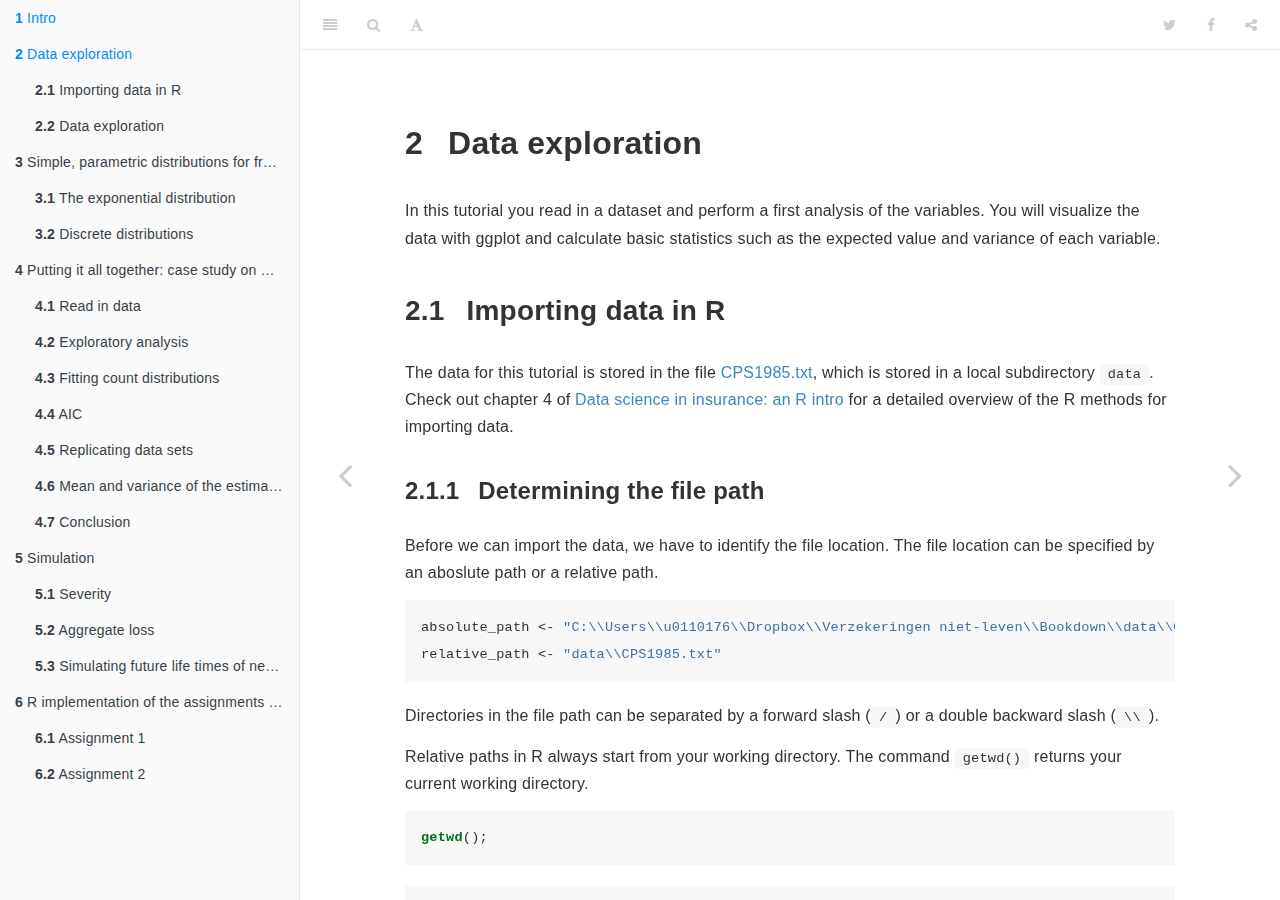
<file: data-exploration.html>
<!DOCTYPE html>
<html >

<head>

  <meta charset="UTF-8">
  <meta http-equiv="X-UA-Compatible" content="IE=edge">
  <title>2 Data exploration | Loss Models : a collection of computer labs in R</title>
  <meta name="description" content="Tutorials for the course of Loss Models">
  <meta name="generator" content="bookdown  and GitBook 2.6.7">

  <meta property="og:title" content="2 Data exploration | Loss Models : a collection of computer labs in R" />
  <meta property="og:type" content="book" />
  
  
  <meta property="og:description" content="Tutorials for the course of Loss Models" />
  

  <meta name="twitter:card" content="summary" />
  <meta name="twitter:title" content="2 Data exploration | Loss Models : a collection of computer labs in R" />
  
  <meta name="twitter:description" content="Tutorials for the course of Loss Models" />
  

<meta name="author" content="Katrien Antonio and Jonas Crevecoeur">


<meta name="date" content="2020-09-09">

  <meta name="viewport" content="width=device-width, initial-scale=1">
  <meta name="apple-mobile-web-app-capable" content="yes">
  <meta name="apple-mobile-web-app-status-bar-style" content="black">
  
  
<link rel="prev" href="index.html">
<link rel="next" href="simple-parametric-distributions-for-frequency-and-severity-data.html">
<script src="libs/jquery-2.2.3/jquery.min.js"></script>
<link href="libs/gitbook-2.6.7/css/style.css" rel="stylesheet" />
<link href="libs/gitbook-2.6.7/css/plugin-table.css" rel="stylesheet" />
<link href="libs/gitbook-2.6.7/css/plugin-bookdown.css" rel="stylesheet" />
<link href="libs/gitbook-2.6.7/css/plugin-highlight.css" rel="stylesheet" />
<link href="libs/gitbook-2.6.7/css/plugin-search.css" rel="stylesheet" />
<link href="libs/gitbook-2.6.7/css/plugin-fontsettings.css" rel="stylesheet" />







<script>
$(document).ready(function() {

  $chunks = $('.fold');

  $chunks.each(function () {

    // add button to source code chunks
      $(this).prepend("<div class=\"showopt\">Show Solution</div><br style=\"line-height:22px;\"/>");
 
	$child = $(this).children('div');
	$child.each(function(){
		$(this).children('').attr('class', 'folded');
	});
	$(this).children('pre').attr('class', 'folded');
	$(this).children('p').attr('class', 'folded');
   });

  // hide all chunks when document is loaded
  $('.folded').css('display', 'none')

  // function to toggle the visibility
  $('.showopt').click(function() {
    var label = $(this).html();
    if (label.indexOf("Show") >= 0) {
      $(this).html(label.replace("Show", "Hide"));
    } else {
      $(this).html(label.replace("Hide", "Show"));
    }
    	$child = $(this).siblings('div');
	$child.each(function(){
		$(this).children('pre').slideToggle('fast', 'swing');
	});
	$(this).siblings('pre').slideToggle('fast', 'swing');
	$(this).siblings('p').slideToggle('fast', 'swing');
  });
});
</script>


<style type="text/css">
div.sourceCode { overflow-x: auto; }
table.sourceCode, tr.sourceCode, td.lineNumbers, td.sourceCode {
  margin: 0; padding: 0; vertical-align: baseline; border: none; }
table.sourceCode { width: 100%; line-height: 100%; }
td.lineNumbers { text-align: right; padding-right: 4px; padding-left: 4px; color: #aaaaaa; border-right: 1px solid #aaaaaa; }
td.sourceCode { padding-left: 5px; }
code > span.kw { color: #007020; font-weight: bold; } /* Keyword */
code > span.dt { color: #902000; } /* DataType */
code > span.dv { color: #40a070; } /* DecVal */
code > span.bn { color: #40a070; } /* BaseN */
code > span.fl { color: #40a070; } /* Float */
code > span.ch { color: #4070a0; } /* Char */
code > span.st { color: #4070a0; } /* String */
code > span.co { color: #60a0b0; font-style: italic; } /* Comment */
code > span.ot { color: #007020; } /* Other */
code > span.al { color: #ff0000; font-weight: bold; } /* Alert */
code > span.fu { color: #06287e; } /* Function */
code > span.er { color: #ff0000; font-weight: bold; } /* Error */
code > span.wa { color: #60a0b0; font-weight: bold; font-style: italic; } /* Warning */
code > span.cn { color: #880000; } /* Constant */
code > span.sc { color: #4070a0; } /* SpecialChar */
code > span.vs { color: #4070a0; } /* VerbatimString */
code > span.ss { color: #bb6688; } /* SpecialString */
code > span.im { } /* Import */
code > span.va { color: #19177c; } /* Variable */
code > span.cf { color: #007020; font-weight: bold; } /* ControlFlow */
code > span.op { color: #666666; } /* Operator */
code > span.bu { } /* BuiltIn */
code > span.ex { } /* Extension */
code > span.pp { color: #bc7a00; } /* Preprocessor */
code > span.at { color: #7d9029; } /* Attribute */
code > span.do { color: #ba2121; font-style: italic; } /* Documentation */
code > span.an { color: #60a0b0; font-weight: bold; font-style: italic; } /* Annotation */
code > span.cv { color: #60a0b0; font-weight: bold; font-style: italic; } /* CommentVar */
code > span.in { color: #60a0b0; font-weight: bold; font-style: italic; } /* Information */
</style>

<link rel="stylesheet" href="style.css" type="text/css" />
</head>

<body>



  <div class="book without-animation with-summary font-size-2 font-family-1" data-basepath=".">

    <div class="book-summary">
      <nav role="navigation">

<ul class="summary">
<li class="chapter" data-level="1" data-path="index.html"><a href="index.html"><i class="fa fa-check"></i><b>1</b> Intro</a></li>
<li class="chapter" data-level="2" data-path="data-exploration.html"><a href="data-exploration.html"><i class="fa fa-check"></i><b>2</b> Data exploration</a><ul>
<li class="chapter" data-level="2.1" data-path="data-exploration.html"><a href="data-exploration.html#importing-data-in-r"><i class="fa fa-check"></i><b>2.1</b> Importing data in R</a><ul>
<li class="chapter" data-level="2.1.1" data-path="data-exploration.html"><a href="data-exploration.html#determining-the-file-path"><i class="fa fa-check"></i><b>2.1.1</b> Determining the file path</a></li>
<li class="chapter" data-level="2.1.2" data-path="data-exploration.html"><a href="data-exploration.html#import-a-.txt-file"><i class="fa fa-check"></i><b>2.1.2</b> Import a .txt file</a></li>
</ul></li>
<li class="chapter" data-level="2.2" data-path="data-exploration.html"><a href="data-exploration.html#data-exploration-1"><i class="fa fa-check"></i><b>2.2</b> Data exploration</a><ul>
<li class="chapter" data-level="2.2.1" data-path="data-exploration.html"><a href="data-exploration.html#variable-types"><i class="fa fa-check"></i><b>2.2.1</b> variable types</a></li>
<li class="chapter" data-level="2.2.2" data-path="data-exploration.html"><a href="data-exploration.html#factor-variables"><i class="fa fa-check"></i><b>2.2.2</b> Factor variables</a></li>
<li class="chapter" data-level="2.2.3" data-path="data-exploration.html"><a href="data-exploration.html#numeric-variables"><i class="fa fa-check"></i><b>2.2.3</b> Numeric variables</a></li>
</ul></li>
</ul></li>
<li class="chapter" data-level="3" data-path="simple-parametric-distributions-for-frequency-and-severity-data.html"><a href="simple-parametric-distributions-for-frequency-and-severity-data.html"><i class="fa fa-check"></i><b>3</b> Simple, parametric distributions for frequency and severity data</a><ul>
<li class="chapter" data-level="3.1" data-path="simple-parametric-distributions-for-frequency-and-severity-data.html"><a href="simple-parametric-distributions-for-frequency-and-severity-data.html#the-exponential-distribution"><i class="fa fa-check"></i><b>3.1</b> The exponential distribution</a><ul>
<li class="chapter" data-level="3.1.1" data-path="simple-parametric-distributions-for-frequency-and-severity-data.html"><a href="simple-parametric-distributions-for-frequency-and-severity-data.html#simulating-data"><i class="fa fa-check"></i><b>3.1.1</b> Simulating data</a></li>
<li class="chapter" data-level="3.1.2" data-path="simple-parametric-distributions-for-frequency-and-severity-data.html"><a href="simple-parametric-distributions-for-frequency-and-severity-data.html#exploratory-analysis"><i class="fa fa-check"></i><b>3.1.2</b> Exploratory analysis</a></li>
<li class="chapter" data-level="3.1.3" data-path="simple-parametric-distributions-for-frequency-and-severity-data.html"><a href="simple-parametric-distributions-for-frequency-and-severity-data.html#data-visualization-with-ggplot"><i class="fa fa-check"></i><b>3.1.3</b> Data visualization with ggplot</a></li>
<li class="chapter" data-level="3.1.4" data-path="simple-parametric-distributions-for-frequency-and-severity-data.html"><a href="simple-parametric-distributions-for-frequency-and-severity-data.html#maximum-likelihood-estimation-mle"><i class="fa fa-check"></i><b>3.1.4</b> Maximum Likelihood Estimation (MLE)</a></li>
</ul></li>
<li class="chapter" data-level="3.2" data-path="simple-parametric-distributions-for-frequency-and-severity-data.html"><a href="simple-parametric-distributions-for-frequency-and-severity-data.html#discrete-distributions"><i class="fa fa-check"></i><b>3.2</b> Discrete distributions</a><ul>
<li class="chapter" data-level="3.2.1" data-path="simple-parametric-distributions-for-frequency-and-severity-data.html"><a href="simple-parametric-distributions-for-frequency-and-severity-data.html#simulating-the-data"><i class="fa fa-check"></i><b>3.2.1</b> Simulating the data</a></li>
<li class="chapter" data-level="3.2.2" data-path="simple-parametric-distributions-for-frequency-and-severity-data.html"><a href="simple-parametric-distributions-for-frequency-and-severity-data.html#exploratory-analysis-1"><i class="fa fa-check"></i><b>3.2.2</b> Exploratory analysis</a></li>
<li class="chapter" data-level="3.2.3" data-path="simple-parametric-distributions-for-frequency-and-severity-data.html"><a href="simple-parametric-distributions-for-frequency-and-severity-data.html#maximum-likelihood-estimation-mle-1"><i class="fa fa-check"></i><b>3.2.3</b> Maximum Likelihood Estimation (MLE)</a></li>
<li class="chapter" data-level="3.2.4" data-path="simple-parametric-distributions-for-frequency-and-severity-data.html"><a href="simple-parametric-distributions-for-frequency-and-severity-data.html#comparing-fitted-models"><i class="fa fa-check"></i><b>3.2.4</b> Comparing fitted models</a></li>
</ul></li>
</ul></li>
<li class="chapter" data-level="4" data-path="putting-it-all-together-case-study-on-modelling-claim-counts.html"><a href="putting-it-all-together-case-study-on-modelling-claim-counts.html"><i class="fa fa-check"></i><b>4</b> Putting it all together: case study on modelling claim counts</a><ul>
<li class="chapter" data-level="4.1" data-path="putting-it-all-together-case-study-on-modelling-claim-counts.html"><a href="putting-it-all-together-case-study-on-modelling-claim-counts.html#read-in-data"><i class="fa fa-check"></i><b>4.1</b> Read in data</a><ul>
<li class="chapter" data-level="4.1.1" data-path="putting-it-all-together-case-study-on-modelling-claim-counts.html"><a href="putting-it-all-together-case-study-on-modelling-claim-counts.html#determining-the-file-path-1"><i class="fa fa-check"></i><b>4.1.1</b> Determining the file path</a></li>
<li class="chapter" data-level="4.1.2" data-path="putting-it-all-together-case-study-on-modelling-claim-counts.html"><a href="putting-it-all-together-case-study-on-modelling-claim-counts.html#importing-a-.txt-file"><i class="fa fa-check"></i><b>4.1.2</b> Importing a .txt file</a></li>
</ul></li>
<li class="chapter" data-level="4.2" data-path="putting-it-all-together-case-study-on-modelling-claim-counts.html"><a href="putting-it-all-together-case-study-on-modelling-claim-counts.html#exploratory-analysis-2"><i class="fa fa-check"></i><b>4.2</b> Exploratory analysis</a><ul>
<li class="chapter" data-level="4.2.1" data-path="putting-it-all-together-case-study-on-modelling-claim-counts.html"><a href="putting-it-all-together-case-study-on-modelling-claim-counts.html#summary-statistics-disregarding-exposure"><i class="fa fa-check"></i><b>4.2.1</b> Summary statistics disregarding exposure</a></li>
<li class="chapter" data-level="4.2.2" data-path="putting-it-all-together-case-study-on-modelling-claim-counts.html"><a href="putting-it-all-together-case-study-on-modelling-claim-counts.html#summary-statistics-taking-into-account-exposure"><i class="fa fa-check"></i><b>4.2.2</b> Summary statistics taking into account exposure</a></li>
<li class="chapter" data-level="4.2.3" data-path="putting-it-all-together-case-study-on-modelling-claim-counts.html"><a href="putting-it-all-together-case-study-on-modelling-claim-counts.html#empirical-probability-distribution"><i class="fa fa-check"></i><b>4.2.3</b> Empirical probability distribution</a></li>
<li class="chapter" data-level="4.2.4" data-path="putting-it-all-together-case-study-on-modelling-claim-counts.html"><a href="putting-it-all-together-case-study-on-modelling-claim-counts.html#the-a-b-0-class-of-distributions"><i class="fa fa-check"></i><b>4.2.4</b> The (a, b, 0) class of distributions</a></li>
</ul></li>
<li class="chapter" data-level="4.3" data-path="putting-it-all-together-case-study-on-modelling-claim-counts.html"><a href="putting-it-all-together-case-study-on-modelling-claim-counts.html#fitting-count-distributions"><i class="fa fa-check"></i><b>4.3</b> Fitting count distributions</a><ul>
<li class="chapter" data-level="4.3.1" data-path="putting-it-all-together-case-study-on-modelling-claim-counts.html"><a href="putting-it-all-together-case-study-on-modelling-claim-counts.html#poisson"><i class="fa fa-check"></i><b>4.3.1</b> Poisson</a></li>
<li class="chapter" data-level="4.3.2" data-path="putting-it-all-together-case-study-on-modelling-claim-counts.html"><a href="putting-it-all-together-case-study-on-modelling-claim-counts.html#negative-binomial-1"><i class="fa fa-check"></i><b>4.3.2</b> Negative binomial</a></li>
<li class="chapter" data-level="4.3.3" data-path="putting-it-all-together-case-study-on-modelling-claim-counts.html"><a href="putting-it-all-together-case-study-on-modelling-claim-counts.html#modified-poisson-distributions"><i class="fa fa-check"></i><b>4.3.3</b> Modified Poisson distributions</a></li>
</ul></li>
<li class="chapter" data-level="4.4" data-path="putting-it-all-together-case-study-on-modelling-claim-counts.html"><a href="putting-it-all-together-case-study-on-modelling-claim-counts.html#aic-1"><i class="fa fa-check"></i><b>4.4</b> AIC</a></li>
<li class="chapter" data-level="4.5" data-path="putting-it-all-together-case-study-on-modelling-claim-counts.html"><a href="putting-it-all-together-case-study-on-modelling-claim-counts.html#replicating-data-sets"><i class="fa fa-check"></i><b>4.5</b> Replicating data sets</a><ul>
<li class="chapter" data-level="4.5.1" data-path="putting-it-all-together-case-study-on-modelling-claim-counts.html"><a href="putting-it-all-together-case-study-on-modelling-claim-counts.html#poisson-1"><i class="fa fa-check"></i><b>4.5.1</b> Poisson</a></li>
<li class="chapter" data-level="4.5.2" data-path="putting-it-all-together-case-study-on-modelling-claim-counts.html"><a href="putting-it-all-together-case-study-on-modelling-claim-counts.html#nb"><i class="fa fa-check"></i><b>4.5.2</b> NB</a></li>
<li class="chapter" data-level="4.5.3" data-path="putting-it-all-together-case-study-on-modelling-claim-counts.html"><a href="putting-it-all-together-case-study-on-modelling-claim-counts.html#zip"><i class="fa fa-check"></i><b>4.5.3</b> ZIP</a></li>
<li class="chapter" data-level="4.5.4" data-path="putting-it-all-together-case-study-on-modelling-claim-counts.html"><a href="putting-it-all-together-case-study-on-modelling-claim-counts.html#hurdle-poisson-1"><i class="fa fa-check"></i><b>4.5.4</b> Hurdle Poisson</a></li>
</ul></li>
<li class="chapter" data-level="4.6" data-path="putting-it-all-together-case-study-on-modelling-claim-counts.html"><a href="putting-it-all-together-case-study-on-modelling-claim-counts.html#mean-and-variance-of-the-estimated-zip-nb-hurdle-poisson"><i class="fa fa-check"></i><b>4.6</b> Mean and variance of the estimated ZIP, NB, Hurdle Poisson</a><ul>
<li class="chapter" data-level="4.6.1" data-path="putting-it-all-together-case-study-on-modelling-claim-counts.html"><a href="putting-it-all-together-case-study-on-modelling-claim-counts.html#poisson-2"><i class="fa fa-check"></i><b>4.6.1</b> Poisson</a></li>
<li class="chapter" data-level="4.6.2" data-path="putting-it-all-together-case-study-on-modelling-claim-counts.html"><a href="putting-it-all-together-case-study-on-modelling-claim-counts.html#nb-1"><i class="fa fa-check"></i><b>4.6.2</b> NB</a></li>
<li class="chapter" data-level="4.6.3" data-path="putting-it-all-together-case-study-on-modelling-claim-counts.html"><a href="putting-it-all-together-case-study-on-modelling-claim-counts.html#zip-1"><i class="fa fa-check"></i><b>4.6.3</b> ZIP</a></li>
<li class="chapter" data-level="4.6.4" data-path="putting-it-all-together-case-study-on-modelling-claim-counts.html"><a href="putting-it-all-together-case-study-on-modelling-claim-counts.html#hurdle-poisson-2"><i class="fa fa-check"></i><b>4.6.4</b> Hurdle Poisson</a></li>
<li class="chapter" data-level="4.6.5" data-path="putting-it-all-together-case-study-on-modelling-claim-counts.html"><a href="putting-it-all-together-case-study-on-modelling-claim-counts.html#comparison-with-empirical-mean-and-variance"><i class="fa fa-check"></i><b>4.6.5</b> Comparison with empirical mean and variance</a></li>
</ul></li>
<li class="chapter" data-level="4.7" data-path="putting-it-all-together-case-study-on-modelling-claim-counts.html"><a href="putting-it-all-together-case-study-on-modelling-claim-counts.html#conclusion"><i class="fa fa-check"></i><b>4.7</b> Conclusion</a></li>
</ul></li>
<li class="chapter" data-level="5" data-path="simulation.html"><a href="simulation.html"><i class="fa fa-check"></i><b>5</b> Simulation</a><ul>
<li class="chapter" data-level="5.1" data-path="simulation.html"><a href="simulation.html#severity"><i class="fa fa-check"></i><b>5.1</b> Severity</a><ul>
<li class="chapter" data-level="5.1.1" data-path="simulation.html"><a href="simulation.html#probability-integral-transform"><i class="fa fa-check"></i><b>5.1.1</b> Probability integral transform</a></li>
<li class="chapter" data-level="5.1.2" data-path="simulation.html"><a href="simulation.html#visualization"><i class="fa fa-check"></i><b>5.1.2</b> Visualization</a></li>
<li class="chapter" data-level="5.1.3" data-path="simulation.html"><a href="simulation.html#expected-loss-with-a-deductible"><i class="fa fa-check"></i><b>5.1.3</b> Expected loss with a deductible</a></li>
</ul></li>
<li class="chapter" data-level="5.2" data-path="simulation.html"><a href="simulation.html#aggregate-loss"><i class="fa fa-check"></i><b>5.2</b> Aggregate loss</a></li>
<li class="chapter" data-level="5.3" data-path="simulation.html"><a href="simulation.html#simulating-future-life-times-of-newborns"><i class="fa fa-check"></i><b>5.3</b> Simulating future life times of newborns</a><ul>
<li class="chapter" data-level="5.3.1" data-path="simulation.html"><a href="simulation.html#importing-the-data"><i class="fa fa-check"></i><b>5.3.1</b> Importing the data</a></li>
<li class="chapter" data-level="5.3.2" data-path="simulation.html"><a href="simulation.html#simulate-the-whole-life-time"><i class="fa fa-check"></i><b>5.3.2</b> Simulate the whole life time</a></li>
<li class="chapter" data-level="5.3.3" data-path="simulation.html"><a href="simulation.html#simulate-the-future-lifetime"><i class="fa fa-check"></i><b>5.3.3</b> Simulate the future lifetime</a></li>
<li class="chapter" data-level="5.3.4" data-path="simulation.html"><a href="simulation.html#visualize-the-data"><i class="fa fa-check"></i><b>5.3.4</b> Visualize the data</a></li>
</ul></li>
</ul></li>
<li class="chapter" data-level="6" data-path="r-implementation-of-the-assignments-2019-2020.html"><a href="r-implementation-of-the-assignments-2019-2020.html"><i class="fa fa-check"></i><b>6</b> R implementation of the assignments 2019-2020</a><ul>
<li class="chapter" data-level="6.1" data-path="r-implementation-of-the-assignments-2019-2020.html"><a href="r-implementation-of-the-assignments-2019-2020.html#assignment-1"><i class="fa fa-check"></i><b>6.1</b> Assignment 1</a><ul>
<li class="chapter" data-level="6.1.1" data-path="r-implementation-of-the-assignments-2019-2020.html"><a href="r-implementation-of-the-assignments-2019-2020.html#exercise-1"><i class="fa fa-check"></i><b>6.1.1</b> Exercise 1</a></li>
</ul></li>
<li class="chapter" data-level="6.2" data-path="r-implementation-of-the-assignments-2019-2020.html"><a href="r-implementation-of-the-assignments-2019-2020.html#assignment-2"><i class="fa fa-check"></i><b>6.2</b> Assignment 2</a><ul>
<li class="chapter" data-level="6.2.1" data-path="r-implementation-of-the-assignments-2019-2020.html"><a href="r-implementation-of-the-assignments-2019-2020.html#exercise-2"><i class="fa fa-check"></i><b>6.2.1</b> Exercise 2</a></li>
</ul></li>
</ul></li>
</ul>

      </nav>
    </div>

    <div class="book-body">
      <div class="body-inner">
        <div class="book-header" role="navigation">
          <h1>
            <i class="fa fa-circle-o-notch fa-spin"></i><a href="./">Loss Models : a collection of computer labs in R</a>
          </h1>
        </div>

        <div class="page-wrapper" tabindex="-1" role="main">
          <div class="page-inner">

            <section class="normal" id="section-">
<div id="data-exploration" class="section level1">
<h1><span class="header-section-number">2</span> Data exploration</h1>
<p>In this tutorial you read in a dataset and perform a first analysis of the variables. You will visualize the data with ggplot and calculate basic statistics such as the expected value and variance of each variable.</p>
<div id="importing-data-in-r" class="section level2">
<h2><span class="header-section-number">2.1</span> Importing data in R</h2>
<p>The data for this tutorial is stored in the file <a href="data/CPS1985.txt">CPS1985.txt</a>, which is stored in a local subdirectory <code>data</code>. Check out chapter 4 of <a href="https://katrienantonio.github.io/intro-R-book/started-with-data.html#importing-data">Data science in insurance: an R intro</a> for a detailed overview of the R methods for importing data.</p>
<div id="determining-the-file-path" class="section level3">
<h3><span class="header-section-number">2.1.1</span> Determining the file path</h3>
<p>Before we can import the data, we have to identify the file location. The file location can be specified by an aboslute path or a relative path.</p>
<div class="sourceCode"><pre class="sourceCode r"><code class="sourceCode r">absolute_path &lt;-<span class="st"> &quot;C:</span><span class="ch">\\</span><span class="st">Users</span><span class="ch">\\</span><span class="st">u0110176</span><span class="ch">\\</span><span class="st">Dropbox</span><span class="ch">\\</span><span class="st">Verzekeringen niet-leven</span><span class="ch">\\</span><span class="st">Bookdown</span><span class="ch">\\</span><span class="st">data</span><span class="ch">\\</span><span class="st">CPS1985.txt&quot;</span>
relative_path &lt;-<span class="st"> &quot;data</span><span class="ch">\\</span><span class="st">CPS1985.txt&quot;</span></code></pre></div>
<p>Directories in the file path can be separated by a forward slash (<code>/</code>) or a double backward slash (<code>\\</code>).</p>
<p>Relative paths in R always start from your working directory. The command <code>getwd()</code> returns your current working directory.</p>
<div class="sourceCode"><pre class="sourceCode r"><code class="sourceCode r"><span class="kw">getwd</span>();</code></pre></div>
<pre><code>[1] &quot;C:/Users/u0110176/Dropbox/Verzekeringen niet-leven/Bookdown&quot;</code></pre>
<p><code>setwd()</code> specifies the working directory for the current R session. Once set all files in the working directory can be referenced by relative paths.</p>
<div class="sourceCode"><pre class="sourceCode r"><code class="sourceCode r"><span class="co"># This is the map containing all files for the tutorial</span>
<span class="kw">setwd</span>(<span class="st">&quot;C:</span><span class="ch">\\</span><span class="st">Users</span><span class="ch">\\</span><span class="st">u0110176</span><span class="ch">\\</span><span class="st">Dropbox</span><span class="ch">\\</span><span class="st">Verzekeringen niet-leven</span><span class="ch">\\</span><span class="st">Bookdown</span><span class="ch">\\</span><span class="st">&quot;</span>)

<span class="co"># This is a relative path from the working directory to the file we want to import</span>
path &lt;-<span class="st"> &quot;data</span><span class="ch">\\</span><span class="st">CPS1985.txt&quot;</span></code></pre></div>
<p>It is often convenient to set the working directory to the location of the active R file. In Rstudio the following code retrieves the directory of the active document.</p>
<div class="sourceCode"><pre class="sourceCode r"><code class="sourceCode r">dir &lt;-<span class="st"> </span><span class="kw">dirname</span>(rstudioapi<span class="op">::</span><span class="kw">getActiveDocumentContext</span>()<span class="op">$</span>path)
<span class="kw">setwd</span>(dir)</code></pre></div>
</div>
<div id="import-a-.txt-file" class="section level3">
<h3><span class="header-section-number">2.1.2</span> Import a .txt file</h3>
<p><code>read.table()</code> is the most basic import function in R. You can specify tons of different arguments in this function (See <code>?read.table</code>).</p>
<p>We import the dataset <code>CPS1985.txt</code> in a variable <code>CPS</code>.</p>
<div class="sourceCode"><pre class="sourceCode r"><code class="sourceCode r">CPS &lt;-<span class="st"> </span><span class="kw">read.table</span>(path)</code></pre></div>
<p>After importing a dataset, you should always inspect the data to confirm that the data was imported correctly. <code>head</code> prints the first records of the dataset.</p>
<div class="sourceCode"><pre class="sourceCode r"><code class="sourceCode r"><span class="kw">head</span>(CPS)</code></pre></div>
<pre><code>   wage education experience age ethnicity region gender occupation
1  5.10         8         21  35  hispanic  other female     worker
2  6.67        12          1  19      cauc  other   male     worker
3  4.00        12          4  22      cauc  other   male     worker
4  7.50        12         17  35      cauc  other   male     worker
5 13.07        13          9  28      cauc  other   male     worker
6  4.45        10         27  43      cauc  south   male     worker
         sector union married
1 manufacturing    no     yes
2 manufacturing    no      no
3         other    no      no
4         other    no     yes
5         other   yes      no
6         other    no      no</code></pre>
<p>Some more data characteristics:</p>
<div class="sourceCode"><pre class="sourceCode r"><code class="sourceCode r"><span class="co"># nrow returns the number of rows in the dataset</span>
<span class="kw">nrow</span>(CPS)</code></pre></div>
<pre><code>[1] 533</code></pre>
<div class="sourceCode"><pre class="sourceCode r"><code class="sourceCode r"><span class="co"># colnames returns the variable names in the dataset</span>
<span class="kw">colnames</span>(CPS)</code></pre></div>
<pre><code> [1] &quot;wage&quot;       &quot;education&quot;  &quot;experience&quot; &quot;age&quot;        &quot;ethnicity&quot; 
 [6] &quot;region&quot;     &quot;gender&quot;     &quot;occupation&quot; &quot;sector&quot;     &quot;union&quot;     
[11] &quot;married&quot;   </code></pre>
</div>
</div>
<div id="data-exploration-1" class="section level2">
<h2><span class="header-section-number">2.2</span> Data exploration</h2>
<p>We continue to explore the variables in the <code>CPS</code> dataset with a focus on <code>wage</code> and <code>sector</code>.</p>
<div id="variable-types" class="section level3">
<h3><span class="header-section-number">2.2.1</span> variable types</h3>
<p>The same data can often be stored in different formats. The function <code>class</code> returns the type of an R object.</p>
<p>Use the function <code>class</code> to</p>
<ol style="list-style-type: decimal">
<li>Determine the class of the dataset CPS;</li>
<li>Determine the class of the variables <code>wage</code> and <code>sector</code> in the dataset CPS.</li>
</ol>
<div class="fold s">
<div class="sourceCode"><pre class="sourceCode r"><code class="sourceCode r"><span class="co"># @1. </span>
<span class="kw">class</span>(CPS)</code></pre></div>
<pre><code>[1] &quot;data.frame&quot;</code></pre>
<div class="sourceCode"><pre class="sourceCode r"><code class="sourceCode r"><span class="co"># @2.</span>
<span class="kw">class</span>(CPS<span class="op">$</span>wage)</code></pre></div>
<pre><code>[1] &quot;numeric&quot;</code></pre>
<div class="sourceCode"><pre class="sourceCode r"><code class="sourceCode r"><span class="kw">class</span>(CPS<span class="op">$</span>sector)</code></pre></div>
<pre><code>[1] &quot;factor&quot;</code></pre>
<p>Within the <code>tidyverse</code> the class of all variables in a dataset can be determined using <code>map_chr(&lt;dataset&gt;, class)</code>.</p>
<p>The function <code>map(&lt;dataset&gt;, &lt;function&gt;)</code> applies <code>&lt;function&gt;</code> to each of the columns of <code>&lt;dataset&gt;</code>. We can use <code>map_chr</code> when the output of <code>&lt;function&gt;</code> is of type <code>character</code>.</p>
<div class="sourceCode"><pre class="sourceCode r"><code class="sourceCode r"><span class="kw">require</span>(tidyverse)
<span class="kw">map_chr</span>(CPS, class)</code></pre></div>
<pre><code>      wage  education experience        age  ethnicity     region     gender 
 &quot;numeric&quot;  &quot;integer&quot;  &quot;integer&quot;  &quot;integer&quot;   &quot;factor&quot;   &quot;factor&quot;   &quot;factor&quot; 
occupation     sector      union    married 
  &quot;factor&quot;   &quot;factor&quot;   &quot;factor&quot;   &quot;factor&quot; </code></pre>
</div>
</div>
<div id="factor-variables" class="section level3">
<h3><span class="header-section-number">2.2.2</span> Factor variables</h3>
<p><code>factor</code> is the R-datatype for unordened categorical variables.</p>
<p>Some usefull functions for <code>factor</code>variables are:</p>
<ul>
<li><code>levels</code>: shows the possible outcomes.</li>
<li><code>table</code>: shows the frequency of the possible outcomes.</li>
</ul>
<div class="sourceCode"><pre class="sourceCode r"><code class="sourceCode r"><span class="kw">levels</span>(CPS<span class="op">$</span>sector)</code></pre></div>
<pre><code>[1] &quot;construction&quot;  &quot;manufacturing&quot; &quot;other&quot;        </code></pre>
<div class="sourceCode"><pre class="sourceCode r"><code class="sourceCode r"><span class="kw">table</span>(CPS<span class="op">$</span>sector)</code></pre></div>
<pre><code>
 construction manufacturing         other 
           24            98           411 </code></pre>
<p>Factors are type-safe, that is you will get a warning when you try to insert a value that is not in <code>levels(&lt;factor variable&gt;)</code>.</p>
<div class="sourceCode"><pre class="sourceCode r"><code class="sourceCode r">test &lt;-<span class="st"> </span>CPS<span class="op">$</span>sector
test[<span class="dv">1</span>] &lt;-<span class="st"> &#39;insurance&#39;</span></code></pre></div>
<pre><code>Warning in `[&lt;-.factor`(`*tmp*`, 1, value = &quot;insurance&quot;): invalid factor level,
NA generated</code></pre>
<div class="sourceCode"><pre class="sourceCode r"><code class="sourceCode r"><span class="kw">head</span>(test)</code></pre></div>
<pre><code>[1] &lt;NA&gt;          manufacturing other         other         other        
[6] other        
Levels: construction manufacturing other</code></pre>
<div class="sourceCode"><pre class="sourceCode r"><code class="sourceCode r"><span class="kw">table</span>(test)</code></pre></div>
<pre><code>test
 construction manufacturing         other 
           24            97           411 </code></pre>
<p><code>NA</code> values are an indication that some calculation went wrong. Notice that the <code>NA</code> value is not shown in the output of <code>table</code>. To obtain the number of <code>NA</code> observation use <code>sum(is.na(&lt;dataset&gt;))</code>.</p>
<div class="sourceCode"><pre class="sourceCode r"><code class="sourceCode r"><span class="kw">sum</span>(<span class="kw">is.na</span>(test))</code></pre></div>
<pre><code>[1] 1</code></pre>
<p>To insert a new value in a <code>factor</code> variable, we first adapt the set of allowed outcomes.</p>
<div class="sourceCode"><pre class="sourceCode r"><code class="sourceCode r"><span class="kw">levels</span>(test) &lt;-<span class="st"> </span><span class="kw">c</span>(<span class="kw">levels</span>(test), <span class="st">&#39;insurance&#39;</span>)
<span class="kw">table</span>(test)</code></pre></div>
<pre><code>test
 construction manufacturing         other     insurance 
           24            97           411             0 </code></pre>
<div class="sourceCode"><pre class="sourceCode r"><code class="sourceCode r">test[<span class="dv">1</span>] &lt;-<span class="st"> &#39;insurance&#39;</span>
<span class="kw">table</span>(test)</code></pre></div>
<pre><code>test
 construction manufacturing         other     insurance 
           24            97           411             1 </code></pre>
<p>The following code applies <code>table</code> to all columns of the dataset <code>CPS</code> that are of class factor.</p>
<div class="sourceCode"><pre class="sourceCode r"><code class="sourceCode r"><span class="kw">require</span>(tidyverse)
CPS <span class="op">%&gt;%</span><span class="st"> </span>
<span class="st">  </span><span class="kw">keep</span>(is.factor) <span class="op">%&gt;%</span><span class="st"> </span><span class="co"># Select all columns of class factor</span>
<span class="st">  </span><span class="kw">map</span>(table) <span class="co"># apply the table function to these columns</span></code></pre></div>
<pre><code>$ethnicity

    cauc hispanic    other 
     439       27       67 

$region

other south 
  377   156 

$gender

female   male 
   244    289 

$occupation

management     office      sales   services  technical     worker 
        55         97         38         83        105        155 

$sector

 construction manufacturing         other 
           24            98           411 

$union

 no yes 
437  96 

$married

 no yes 
184 349 </code></pre>
<p>In <code>ggplot</code>, <code>geom_bar</code> is used to construct barplots. Check out the <a href="https://ggplot2.tidyverse.org/reference/geom_bar.html">online documentation</a> for examples.</p>
<div class="sourceCode"><pre class="sourceCode r"><code class="sourceCode r"><span class="kw">require</span>(ggplot2)
<span class="kw">ggplot</span>(CPS) <span class="op">+</span>
<span class="st">  </span><span class="kw">geom_bar</span>(<span class="kw">aes</span>(sector))</code></pre></div>
<p><img src="_main_files/figure-html/barplot_cps_1-1.png" width="576" style="display: block; margin: auto;" /></p>
<p>Adding <code>fill = &lt;second factor variable&gt;</code> visualizes the interaction between two factor variables.</p>
<div class="sourceCode"><pre class="sourceCode r"><code class="sourceCode r"><span class="kw">ggplot</span>(CPS) <span class="op">+</span>
<span class="st">  </span><span class="kw">geom_bar</span>(<span class="kw">aes</span>(sector, <span class="dt">fill =</span> gender))</code></pre></div>
<p><img src="_main_files/figure-html/barplot_cps2-1.png" width="576" style="display: block; margin: auto;" /></p>
<p>The default behavior is to stack bars. Adding <code>position = position_dodge()</code> shows bars of different color side-by-side.</p>
<div class="sourceCode"><pre class="sourceCode r"><code class="sourceCode r"><span class="kw">ggplot</span>(CPS) <span class="op">+</span>
<span class="st">  </span><span class="kw">geom_bar</span>(<span class="kw">aes</span>(sector, <span class="dt">fill =</span> gender),
           <span class="dt">position =</span> <span class="kw">position_dodge</span>())</code></pre></div>
<p><img src="_main_files/figure-html/barplot_cps3-1.png" width="576" style="display: block; margin: auto;" /></p>
<p>The following code visualizes the distribution of sector by gender.</p>
<div class="sourceCode"><pre class="sourceCode r"><code class="sourceCode r"><span class="kw">ggplot</span>(CPS) <span class="op">+</span>
<span class="st">  </span><span class="kw">geom_bar</span>(<span class="kw">aes</span>(sector, 
               <span class="dt">fill =</span> gender,
               <span class="dt">y =</span> ..prop..,
               <span class="dt">group =</span> gender),
           <span class="dt">position =</span> <span class="kw">position_dodge</span>())</code></pre></div>
<p><img src="_main_files/figure-html/barplot_cps4-1.png" width="576" style="display: block; margin: auto;" /></p>
</div>
<div id="numeric-variables" class="section level3">
<h3><span class="header-section-number">2.2.3</span> Numeric variables</h3>
<p>The variable <code>wage</code> in the dataset <code>CPS</code> is numeric.</p>
<div class="sourceCode"><pre class="sourceCode r"><code class="sourceCode r"><span class="kw">class</span>(CPS<span class="op">$</span>wage)</code></pre></div>
<pre><code>[1] &quot;numeric&quot;</code></pre>
<p>A good strategy is to start by visualizing numeric variables in a density plot.</p>
<div class="sourceCode"><pre class="sourceCode r"><code class="sourceCode r"><span class="kw">ggplot</span>(CPS) <span class="op">+</span>
<span class="st">  </span><span class="kw">theme_bw</span>() <span class="op">+</span>
<span class="st">  </span><span class="kw">geom_density</span>(<span class="kw">aes</span>(wage), <span class="dt">fill =</span> <span class="st">&quot;#99CCFF&quot;</span>)</code></pre></div>
<p><img src="_main_files/figure-html/barplot_cps5-1.png" width="576" style="display: block; margin: auto;" /></p>
<p>Adding <code>theme_bw()</code> selects the black and white theme for ggplot figures.</p>
<p>The density shows that most wages are between 0 and 30, but there is an outlier with a wage of more than 40.</p>
<p><code>stat_cdf</code> visualizes the empirical cdf.</p>
<div class="sourceCode"><pre class="sourceCode r"><code class="sourceCode r"><span class="kw">ggplot</span>(CPS) <span class="op">+</span>
<span class="st">  </span><span class="kw">theme_bw</span>() <span class="op">+</span>
<span class="st">  </span><span class="kw">stat_ecdf</span>(<span class="kw">aes</span>(wage))</code></pre></div>
<p><img src="_main_files/figure-html/cdf_cps-1.png" width="576" style="display: block; margin: auto;" /></p>
<p><code>mean</code> and <code>sd</code> calculate the empirical mean and standard deviation of a numeric variable.</p>
<div class="sourceCode"><pre class="sourceCode r"><code class="sourceCode r">mu &lt;-<span class="st"> </span><span class="kw">mean</span>(CPS<span class="op">$</span>wage)
sigma &lt;-<span class="st"> </span><span class="kw">sd</span>(CPS<span class="op">$</span>wage)

<span class="kw">print</span>(<span class="kw">c</span>(mu, sigma))</code></pre></div>
<pre><code>[1] 9.032 5.141</code></pre>
<p>You can also calulate the mean and standard deviation using the formulas <span class="math display">\[\mu = E(X) = \frac{1}{n}\sum_{i=1}^n x\]</span> and <span class="math display">\[\sigma = \sqrt{E((X-\mu)^2 } = \sqrt{\frac{1}{n}\sum_{i=1}^n (x-\mu)^2}\]</span></p>
<div class="sourceCode"><pre class="sourceCode r"><code class="sourceCode r">n &lt;-<span class="st"> </span><span class="kw">length</span>(CPS<span class="op">$</span>wage)

<span class="co"># mean</span>
<span class="kw">sum</span>(CPS<span class="op">$</span>wage)<span class="op">/</span>n</code></pre></div>
<pre><code>[1] 9.032</code></pre>
<div class="sourceCode"><pre class="sourceCode r"><code class="sourceCode r"><span class="co"># sd</span>
<span class="kw">sqrt</span>(<span class="kw">sum</span>((CPS<span class="op">$</span>wage <span class="op">-</span><span class="st"> </span>mu)<span class="op">^</span><span class="dv">2</span>)<span class="op">/</span>n)</code></pre></div>
<pre><code>[1] 5.136</code></pre>
<p>There is a slight difference between our outcome and the result of <code>sd(.)</code>, since the latter divides by <code>n-1</code> instead of <code>n</code>.</p>
<p>We test whether the normal distribution is a good approximation for <code>CPS$wage</code>. For this we visualize the density of <code>CPS$wage</code> and its normal approximation in a single graph.</p>
<p>In order to visualize the normal approximation we simulate 1000 observations from a normal distribution with the same mean and standard deviation as <code>CPS$wage</code>.</p>
<div class="sourceCode"><pre class="sourceCode r"><code class="sourceCode r">normal_approx &lt;-<span class="st"> </span><span class="kw">rnorm</span>(<span class="dv">1000</span>, <span class="dt">mean =</span> mu, <span class="dt">sd =</span> sigma)</code></pre></div>
<p><code>rnorm</code> generates observations from a normal distribution.</p>
<div class="sourceCode"><pre class="sourceCode r"><code class="sourceCode r"><span class="kw">ggplot</span>() <span class="op">+</span>
<span class="st">  </span><span class="kw">theme_bw</span>() <span class="op">+</span>
<span class="st">  </span><span class="kw">geom_density</span>(<span class="kw">aes</span>(CPS<span class="op">$</span>wage, <span class="dt">fill =</span> <span class="st">&#39;original data&#39;</span>), <span class="dt">alpha =</span> .<span class="dv">5</span>) <span class="op">+</span>
<span class="st">  </span><span class="kw">geom_density</span>(<span class="kw">aes</span>(normal_approx, <span class="dt">fill =</span> <span class="st">&#39;normal approximation&#39;</span>), <span class="dt">alpha =</span> .<span class="dv">5</span>)</code></pre></div>
<p><img src="_main_files/figure-html/normal_approx_wage-1.png" width="576" style="display: block; margin: auto;" /></p>
<p>The shape of these densities is quite different and we conclude that the normal distribution is not a good approximation for <code>CPS$wage</code>. One of the reasons for this poor approximation is that the normal distribution is defined on <span class="math inline">\([-\infty, \infty]\)</span>, whereas wage has to be positive.</p>
<p>We transform the outcomes of <code>CPS$wage</code> by taking the logarithm.</p>
<div class="sourceCode"><pre class="sourceCode r"><code class="sourceCode r">log_wage =<span class="st"> </span><span class="kw">log</span>(CPS<span class="op">$</span>wage)</code></pre></div>
<p>Exercise:</p>
<p>Check whether the normal distribution is a good approximation for <code>log(CPS$wage)</code>.</p>
<div class="fold s">
<div class="sourceCode"><pre class="sourceCode r"><code class="sourceCode r">mu =<span class="st"> </span><span class="kw">mean</span>(log_wage);
sigma =<span class="st"> </span><span class="kw">sd</span>(log_wage);

normal_approx &lt;-<span class="st"> </span><span class="kw">rnorm</span>(<span class="dv">1000</span>, <span class="dt">mean =</span> mu, <span class="dt">sd =</span> sigma)

<span class="kw">ggplot</span>() <span class="op">+</span>
<span class="st">  </span><span class="kw">theme_bw</span>() <span class="op">+</span>
<span class="st">  </span><span class="kw">geom_density</span>(<span class="kw">aes</span>(<span class="kw">log</span>(CPS<span class="op">$</span>wage), <span class="dt">fill =</span> <span class="st">&#39;log_wage&#39;</span>), <span class="dt">alpha =</span> .<span class="dv">5</span>) <span class="op">+</span>
<span class="st">  </span><span class="kw">geom_density</span>(<span class="kw">aes</span>(normal_approx, <span class="dt">fill =</span> <span class="st">&#39;normal approximation&#39;</span>), <span class="dt">alpha =</span> .<span class="dv">5</span>)</code></pre></div>
<p><img src="_main_files/figure-html/normal_approx_log_wage-1.png" width="576" style="display: block; margin: auto;" /></p>
<p>The approximation is better, but the normal distribution has fatter tails than the log(wage) distribution.</p>
</div>

</div>
</div>
</div>
            </section>

          </div>
        </div>
      </div>
<a href="index.html" class="navigation navigation-prev " aria-label="Previous page"><i class="fa fa-angle-left"></i></a>
<a href="simple-parametric-distributions-for-frequency-and-severity-data.html" class="navigation navigation-next " aria-label="Next page"><i class="fa fa-angle-right"></i></a>
    </div>
  </div>
<script src="libs/gitbook-2.6.7/js/app.min.js"></script>
<script src="libs/gitbook-2.6.7/js/lunr.js"></script>
<script src="libs/gitbook-2.6.7/js/plugin-search.js"></script>
<script src="libs/gitbook-2.6.7/js/plugin-sharing.js"></script>
<script src="libs/gitbook-2.6.7/js/plugin-fontsettings.js"></script>
<script src="libs/gitbook-2.6.7/js/plugin-bookdown.js"></script>
<script src="libs/gitbook-2.6.7/js/jquery.highlight.js"></script>
<script>
gitbook.require(["gitbook"], function(gitbook) {
gitbook.start({
"sharing": {
"github": false,
"facebook": true,
"twitter": true,
"google": false,
"linkedin": false,
"weibo": false,
"instapaper": false,
"vk": false,
"all": ["facebook", "google", "twitter", "linkedin", "weibo", "instapaper"]
},
"fontsettings": {
"theme": "white",
"family": "sans",
"size": 2
},
"edit": {
"link": null,
"text": null
},
"history": {
"link": null,
"text": null
},
"download": null,
"toc": {
"collapse": "subsection"
}
});
});
</script>

<!-- dynamically load mathjax for compatibility with self-contained -->
<script>
  (function () {
    var script = document.createElement("script");
    script.type = "text/javascript";
    var src = "";
    if (src === "" || src === "true") src = "https://mathjax.rstudio.com/latest/MathJax.js?config=TeX-MML-AM_CHTML";
    if (location.protocol !== "file:" && /^https?:/.test(src))
      src = src.replace(/^https?:/, '');
    script.src = src;
    document.getElementsByTagName("head")[0].appendChild(script);
  })();
</script>
</body>

</html>
</file>
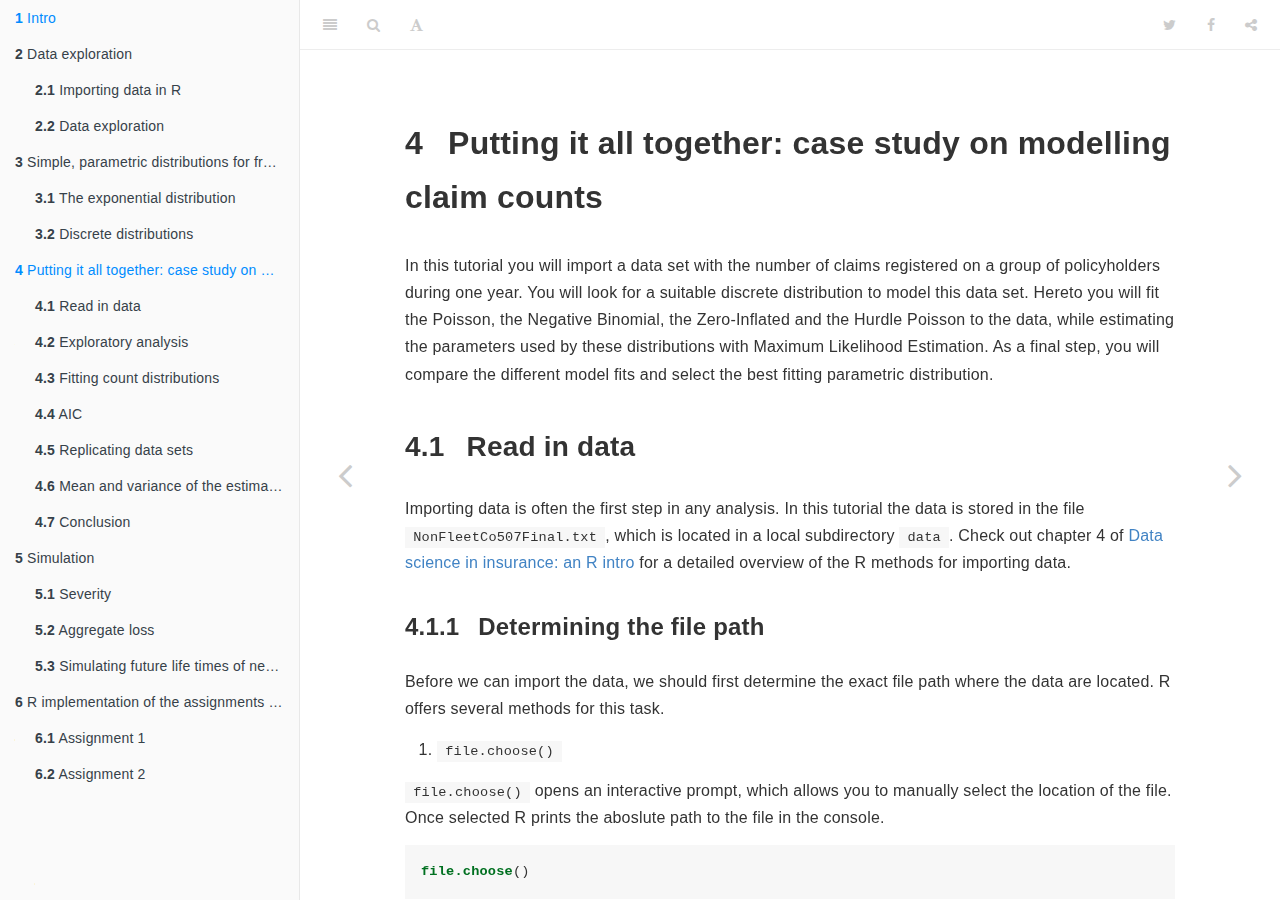
<file: putting-it-all-together-case-study-on-modelling-claim-counts.html>
<!DOCTYPE html>
<html >

<head>

  <meta charset="UTF-8">
  <meta http-equiv="X-UA-Compatible" content="IE=edge">
  <title>4 Putting it all together: case study on modelling claim counts | Loss Models : a collection of computer labs in R</title>
  <meta name="description" content="Tutorials for the course of Loss Models">
  <meta name="generator" content="bookdown  and GitBook 2.6.7">

  <meta property="og:title" content="4 Putting it all together: case study on modelling claim counts | Loss Models : a collection of computer labs in R" />
  <meta property="og:type" content="book" />
  
  
  <meta property="og:description" content="Tutorials for the course of Loss Models" />
  

  <meta name="twitter:card" content="summary" />
  <meta name="twitter:title" content="4 Putting it all together: case study on modelling claim counts | Loss Models : a collection of computer labs in R" />
  
  <meta name="twitter:description" content="Tutorials for the course of Loss Models" />
  

<meta name="author" content="Katrien Antonio and Jonas Crevecoeur">


<meta name="date" content="2020-09-09">

  <meta name="viewport" content="width=device-width, initial-scale=1">
  <meta name="apple-mobile-web-app-capable" content="yes">
  <meta name="apple-mobile-web-app-status-bar-style" content="black">
  
  
<link rel="prev" href="simple-parametric-distributions-for-frequency-and-severity-data.html">
<link rel="next" href="simulation.html">
<script src="libs/jquery-2.2.3/jquery.min.js"></script>
<link href="libs/gitbook-2.6.7/css/style.css" rel="stylesheet" />
<link href="libs/gitbook-2.6.7/css/plugin-table.css" rel="stylesheet" />
<link href="libs/gitbook-2.6.7/css/plugin-bookdown.css" rel="stylesheet" />
<link href="libs/gitbook-2.6.7/css/plugin-highlight.css" rel="stylesheet" />
<link href="libs/gitbook-2.6.7/css/plugin-search.css" rel="stylesheet" />
<link href="libs/gitbook-2.6.7/css/plugin-fontsettings.css" rel="stylesheet" />







<script>
$(document).ready(function() {

  $chunks = $('.fold');

  $chunks.each(function () {

    // add button to source code chunks
      $(this).prepend("<div class=\"showopt\">Show Solution</div><br style=\"line-height:22px;\"/>");
 
	$child = $(this).children('div');
	$child.each(function(){
		$(this).children('').attr('class', 'folded');
	});
	$(this).children('pre').attr('class', 'folded');
	$(this).children('p').attr('class', 'folded');
   });

  // hide all chunks when document is loaded
  $('.folded').css('display', 'none')

  // function to toggle the visibility
  $('.showopt').click(function() {
    var label = $(this).html();
    if (label.indexOf("Show") >= 0) {
      $(this).html(label.replace("Show", "Hide"));
    } else {
      $(this).html(label.replace("Hide", "Show"));
    }
    	$child = $(this).siblings('div');
	$child.each(function(){
		$(this).children('pre').slideToggle('fast', 'swing');
	});
	$(this).siblings('pre').slideToggle('fast', 'swing');
	$(this).siblings('p').slideToggle('fast', 'swing');
  });
});
</script>


<style type="text/css">
div.sourceCode { overflow-x: auto; }
table.sourceCode, tr.sourceCode, td.lineNumbers, td.sourceCode {
  margin: 0; padding: 0; vertical-align: baseline; border: none; }
table.sourceCode { width: 100%; line-height: 100%; }
td.lineNumbers { text-align: right; padding-right: 4px; padding-left: 4px; color: #aaaaaa; border-right: 1px solid #aaaaaa; }
td.sourceCode { padding-left: 5px; }
code > span.kw { color: #007020; font-weight: bold; } /* Keyword */
code > span.dt { color: #902000; } /* DataType */
code > span.dv { color: #40a070; } /* DecVal */
code > span.bn { color: #40a070; } /* BaseN */
code > span.fl { color: #40a070; } /* Float */
code > span.ch { color: #4070a0; } /* Char */
code > span.st { color: #4070a0; } /* String */
code > span.co { color: #60a0b0; font-style: italic; } /* Comment */
code > span.ot { color: #007020; } /* Other */
code > span.al { color: #ff0000; font-weight: bold; } /* Alert */
code > span.fu { color: #06287e; } /* Function */
code > span.er { color: #ff0000; font-weight: bold; } /* Error */
code > span.wa { color: #60a0b0; font-weight: bold; font-style: italic; } /* Warning */
code > span.cn { color: #880000; } /* Constant */
code > span.sc { color: #4070a0; } /* SpecialChar */
code > span.vs { color: #4070a0; } /* VerbatimString */
code > span.ss { color: #bb6688; } /* SpecialString */
code > span.im { } /* Import */
code > span.va { color: #19177c; } /* Variable */
code > span.cf { color: #007020; font-weight: bold; } /* ControlFlow */
code > span.op { color: #666666; } /* Operator */
code > span.bu { } /* BuiltIn */
code > span.ex { } /* Extension */
code > span.pp { color: #bc7a00; } /* Preprocessor */
code > span.at { color: #7d9029; } /* Attribute */
code > span.do { color: #ba2121; font-style: italic; } /* Documentation */
code > span.an { color: #60a0b0; font-weight: bold; font-style: italic; } /* Annotation */
code > span.cv { color: #60a0b0; font-weight: bold; font-style: italic; } /* CommentVar */
code > span.in { color: #60a0b0; font-weight: bold; font-style: italic; } /* Information */
</style>

<link rel="stylesheet" href="style.css" type="text/css" />
</head>

<body>



  <div class="book without-animation with-summary font-size-2 font-family-1" data-basepath=".">

    <div class="book-summary">
      <nav role="navigation">

<ul class="summary">
<li class="chapter" data-level="1" data-path="index.html"><a href="index.html"><i class="fa fa-check"></i><b>1</b> Intro</a></li>
<li class="chapter" data-level="2" data-path="data-exploration.html"><a href="data-exploration.html"><i class="fa fa-check"></i><b>2</b> Data exploration</a><ul>
<li class="chapter" data-level="2.1" data-path="data-exploration.html"><a href="data-exploration.html#importing-data-in-r"><i class="fa fa-check"></i><b>2.1</b> Importing data in R</a><ul>
<li class="chapter" data-level="2.1.1" data-path="data-exploration.html"><a href="data-exploration.html#determining-the-file-path"><i class="fa fa-check"></i><b>2.1.1</b> Determining the file path</a></li>
<li class="chapter" data-level="2.1.2" data-path="data-exploration.html"><a href="data-exploration.html#import-a-.txt-file"><i class="fa fa-check"></i><b>2.1.2</b> Import a .txt file</a></li>
</ul></li>
<li class="chapter" data-level="2.2" data-path="data-exploration.html"><a href="data-exploration.html#data-exploration-1"><i class="fa fa-check"></i><b>2.2</b> Data exploration</a><ul>
<li class="chapter" data-level="2.2.1" data-path="data-exploration.html"><a href="data-exploration.html#variable-types"><i class="fa fa-check"></i><b>2.2.1</b> variable types</a></li>
<li class="chapter" data-level="2.2.2" data-path="data-exploration.html"><a href="data-exploration.html#factor-variables"><i class="fa fa-check"></i><b>2.2.2</b> Factor variables</a></li>
<li class="chapter" data-level="2.2.3" data-path="data-exploration.html"><a href="data-exploration.html#numeric-variables"><i class="fa fa-check"></i><b>2.2.3</b> Numeric variables</a></li>
</ul></li>
</ul></li>
<li class="chapter" data-level="3" data-path="simple-parametric-distributions-for-frequency-and-severity-data.html"><a href="simple-parametric-distributions-for-frequency-and-severity-data.html"><i class="fa fa-check"></i><b>3</b> Simple, parametric distributions for frequency and severity data</a><ul>
<li class="chapter" data-level="3.1" data-path="simple-parametric-distributions-for-frequency-and-severity-data.html"><a href="simple-parametric-distributions-for-frequency-and-severity-data.html#the-exponential-distribution"><i class="fa fa-check"></i><b>3.1</b> The exponential distribution</a><ul>
<li class="chapter" data-level="3.1.1" data-path="simple-parametric-distributions-for-frequency-and-severity-data.html"><a href="simple-parametric-distributions-for-frequency-and-severity-data.html#simulating-data"><i class="fa fa-check"></i><b>3.1.1</b> Simulating data</a></li>
<li class="chapter" data-level="3.1.2" data-path="simple-parametric-distributions-for-frequency-and-severity-data.html"><a href="simple-parametric-distributions-for-frequency-and-severity-data.html#exploratory-analysis"><i class="fa fa-check"></i><b>3.1.2</b> Exploratory analysis</a></li>
<li class="chapter" data-level="3.1.3" data-path="simple-parametric-distributions-for-frequency-and-severity-data.html"><a href="simple-parametric-distributions-for-frequency-and-severity-data.html#data-visualization-with-ggplot"><i class="fa fa-check"></i><b>3.1.3</b> Data visualization with ggplot</a></li>
<li class="chapter" data-level="3.1.4" data-path="simple-parametric-distributions-for-frequency-and-severity-data.html"><a href="simple-parametric-distributions-for-frequency-and-severity-data.html#maximum-likelihood-estimation-mle"><i class="fa fa-check"></i><b>3.1.4</b> Maximum Likelihood Estimation (MLE)</a></li>
</ul></li>
<li class="chapter" data-level="3.2" data-path="simple-parametric-distributions-for-frequency-and-severity-data.html"><a href="simple-parametric-distributions-for-frequency-and-severity-data.html#discrete-distributions"><i class="fa fa-check"></i><b>3.2</b> Discrete distributions</a><ul>
<li class="chapter" data-level="3.2.1" data-path="simple-parametric-distributions-for-frequency-and-severity-data.html"><a href="simple-parametric-distributions-for-frequency-and-severity-data.html#simulating-the-data"><i class="fa fa-check"></i><b>3.2.1</b> Simulating the data</a></li>
<li class="chapter" data-level="3.2.2" data-path="simple-parametric-distributions-for-frequency-and-severity-data.html"><a href="simple-parametric-distributions-for-frequency-and-severity-data.html#exploratory-analysis-1"><i class="fa fa-check"></i><b>3.2.2</b> Exploratory analysis</a></li>
<li class="chapter" data-level="3.2.3" data-path="simple-parametric-distributions-for-frequency-and-severity-data.html"><a href="simple-parametric-distributions-for-frequency-and-severity-data.html#maximum-likelihood-estimation-mle-1"><i class="fa fa-check"></i><b>3.2.3</b> Maximum Likelihood Estimation (MLE)</a></li>
<li class="chapter" data-level="3.2.4" data-path="simple-parametric-distributions-for-frequency-and-severity-data.html"><a href="simple-parametric-distributions-for-frequency-and-severity-data.html#comparing-fitted-models"><i class="fa fa-check"></i><b>3.2.4</b> Comparing fitted models</a></li>
</ul></li>
</ul></li>
<li class="chapter" data-level="4" data-path="putting-it-all-together-case-study-on-modelling-claim-counts.html"><a href="putting-it-all-together-case-study-on-modelling-claim-counts.html"><i class="fa fa-check"></i><b>4</b> Putting it all together: case study on modelling claim counts</a><ul>
<li class="chapter" data-level="4.1" data-path="putting-it-all-together-case-study-on-modelling-claim-counts.html"><a href="putting-it-all-together-case-study-on-modelling-claim-counts.html#read-in-data"><i class="fa fa-check"></i><b>4.1</b> Read in data</a><ul>
<li class="chapter" data-level="4.1.1" data-path="putting-it-all-together-case-study-on-modelling-claim-counts.html"><a href="putting-it-all-together-case-study-on-modelling-claim-counts.html#determining-the-file-path-1"><i class="fa fa-check"></i><b>4.1.1</b> Determining the file path</a></li>
<li class="chapter" data-level="4.1.2" data-path="putting-it-all-together-case-study-on-modelling-claim-counts.html"><a href="putting-it-all-together-case-study-on-modelling-claim-counts.html#importing-a-.txt-file"><i class="fa fa-check"></i><b>4.1.2</b> Importing a .txt file</a></li>
</ul></li>
<li class="chapter" data-level="4.2" data-path="putting-it-all-together-case-study-on-modelling-claim-counts.html"><a href="putting-it-all-together-case-study-on-modelling-claim-counts.html#exploratory-analysis-2"><i class="fa fa-check"></i><b>4.2</b> Exploratory analysis</a><ul>
<li class="chapter" data-level="4.2.1" data-path="putting-it-all-together-case-study-on-modelling-claim-counts.html"><a href="putting-it-all-together-case-study-on-modelling-claim-counts.html#summary-statistics-disregarding-exposure"><i class="fa fa-check"></i><b>4.2.1</b> Summary statistics disregarding exposure</a></li>
<li class="chapter" data-level="4.2.2" data-path="putting-it-all-together-case-study-on-modelling-claim-counts.html"><a href="putting-it-all-together-case-study-on-modelling-claim-counts.html#summary-statistics-taking-into-account-exposure"><i class="fa fa-check"></i><b>4.2.2</b> Summary statistics taking into account exposure</a></li>
<li class="chapter" data-level="4.2.3" data-path="putting-it-all-together-case-study-on-modelling-claim-counts.html"><a href="putting-it-all-together-case-study-on-modelling-claim-counts.html#empirical-probability-distribution"><i class="fa fa-check"></i><b>4.2.3</b> Empirical probability distribution</a></li>
<li class="chapter" data-level="4.2.4" data-path="putting-it-all-together-case-study-on-modelling-claim-counts.html"><a href="putting-it-all-together-case-study-on-modelling-claim-counts.html#the-a-b-0-class-of-distributions"><i class="fa fa-check"></i><b>4.2.4</b> The (a, b, 0) class of distributions</a></li>
</ul></li>
<li class="chapter" data-level="4.3" data-path="putting-it-all-together-case-study-on-modelling-claim-counts.html"><a href="putting-it-all-together-case-study-on-modelling-claim-counts.html#fitting-count-distributions"><i class="fa fa-check"></i><b>4.3</b> Fitting count distributions</a><ul>
<li class="chapter" data-level="4.3.1" data-path="putting-it-all-together-case-study-on-modelling-claim-counts.html"><a href="putting-it-all-together-case-study-on-modelling-claim-counts.html#poisson"><i class="fa fa-check"></i><b>4.3.1</b> Poisson</a></li>
<li class="chapter" data-level="4.3.2" data-path="putting-it-all-together-case-study-on-modelling-claim-counts.html"><a href="putting-it-all-together-case-study-on-modelling-claim-counts.html#negative-binomial-1"><i class="fa fa-check"></i><b>4.3.2</b> Negative binomial</a></li>
<li class="chapter" data-level="4.3.3" data-path="putting-it-all-together-case-study-on-modelling-claim-counts.html"><a href="putting-it-all-together-case-study-on-modelling-claim-counts.html#modified-poisson-distributions"><i class="fa fa-check"></i><b>4.3.3</b> Modified Poisson distributions</a></li>
</ul></li>
<li class="chapter" data-level="4.4" data-path="putting-it-all-together-case-study-on-modelling-claim-counts.html"><a href="putting-it-all-together-case-study-on-modelling-claim-counts.html#aic-1"><i class="fa fa-check"></i><b>4.4</b> AIC</a></li>
<li class="chapter" data-level="4.5" data-path="putting-it-all-together-case-study-on-modelling-claim-counts.html"><a href="putting-it-all-together-case-study-on-modelling-claim-counts.html#replicating-data-sets"><i class="fa fa-check"></i><b>4.5</b> Replicating data sets</a><ul>
<li class="chapter" data-level="4.5.1" data-path="putting-it-all-together-case-study-on-modelling-claim-counts.html"><a href="putting-it-all-together-case-study-on-modelling-claim-counts.html#poisson-1"><i class="fa fa-check"></i><b>4.5.1</b> Poisson</a></li>
<li class="chapter" data-level="4.5.2" data-path="putting-it-all-together-case-study-on-modelling-claim-counts.html"><a href="putting-it-all-together-case-study-on-modelling-claim-counts.html#nb"><i class="fa fa-check"></i><b>4.5.2</b> NB</a></li>
<li class="chapter" data-level="4.5.3" data-path="putting-it-all-together-case-study-on-modelling-claim-counts.html"><a href="putting-it-all-together-case-study-on-modelling-claim-counts.html#zip"><i class="fa fa-check"></i><b>4.5.3</b> ZIP</a></li>
<li class="chapter" data-level="4.5.4" data-path="putting-it-all-together-case-study-on-modelling-claim-counts.html"><a href="putting-it-all-together-case-study-on-modelling-claim-counts.html#hurdle-poisson-1"><i class="fa fa-check"></i><b>4.5.4</b> Hurdle Poisson</a></li>
</ul></li>
<li class="chapter" data-level="4.6" data-path="putting-it-all-together-case-study-on-modelling-claim-counts.html"><a href="putting-it-all-together-case-study-on-modelling-claim-counts.html#mean-and-variance-of-the-estimated-zip-nb-hurdle-poisson"><i class="fa fa-check"></i><b>4.6</b> Mean and variance of the estimated ZIP, NB, Hurdle Poisson</a><ul>
<li class="chapter" data-level="4.6.1" data-path="putting-it-all-together-case-study-on-modelling-claim-counts.html"><a href="putting-it-all-together-case-study-on-modelling-claim-counts.html#poisson-2"><i class="fa fa-check"></i><b>4.6.1</b> Poisson</a></li>
<li class="chapter" data-level="4.6.2" data-path="putting-it-all-together-case-study-on-modelling-claim-counts.html"><a href="putting-it-all-together-case-study-on-modelling-claim-counts.html#nb-1"><i class="fa fa-check"></i><b>4.6.2</b> NB</a></li>
<li class="chapter" data-level="4.6.3" data-path="putting-it-all-together-case-study-on-modelling-claim-counts.html"><a href="putting-it-all-together-case-study-on-modelling-claim-counts.html#zip-1"><i class="fa fa-check"></i><b>4.6.3</b> ZIP</a></li>
<li class="chapter" data-level="4.6.4" data-path="putting-it-all-together-case-study-on-modelling-claim-counts.html"><a href="putting-it-all-together-case-study-on-modelling-claim-counts.html#hurdle-poisson-2"><i class="fa fa-check"></i><b>4.6.4</b> Hurdle Poisson</a></li>
<li class="chapter" data-level="4.6.5" data-path="putting-it-all-together-case-study-on-modelling-claim-counts.html"><a href="putting-it-all-together-case-study-on-modelling-claim-counts.html#comparison-with-empirical-mean-and-variance"><i class="fa fa-check"></i><b>4.6.5</b> Comparison with empirical mean and variance</a></li>
</ul></li>
<li class="chapter" data-level="4.7" data-path="putting-it-all-together-case-study-on-modelling-claim-counts.html"><a href="putting-it-all-together-case-study-on-modelling-claim-counts.html#conclusion"><i class="fa fa-check"></i><b>4.7</b> Conclusion</a></li>
</ul></li>
<li class="chapter" data-level="5" data-path="simulation.html"><a href="simulation.html"><i class="fa fa-check"></i><b>5</b> Simulation</a><ul>
<li class="chapter" data-level="5.1" data-path="simulation.html"><a href="simulation.html#severity"><i class="fa fa-check"></i><b>5.1</b> Severity</a><ul>
<li class="chapter" data-level="5.1.1" data-path="simulation.html"><a href="simulation.html#probability-integral-transform"><i class="fa fa-check"></i><b>5.1.1</b> Probability integral transform</a></li>
<li class="chapter" data-level="5.1.2" data-path="simulation.html"><a href="simulation.html#visualization"><i class="fa fa-check"></i><b>5.1.2</b> Visualization</a></li>
<li class="chapter" data-level="5.1.3" data-path="simulation.html"><a href="simulation.html#expected-loss-with-a-deductible"><i class="fa fa-check"></i><b>5.1.3</b> Expected loss with a deductible</a></li>
</ul></li>
<li class="chapter" data-level="5.2" data-path="simulation.html"><a href="simulation.html#aggregate-loss"><i class="fa fa-check"></i><b>5.2</b> Aggregate loss</a></li>
<li class="chapter" data-level="5.3" data-path="simulation.html"><a href="simulation.html#simulating-future-life-times-of-newborns"><i class="fa fa-check"></i><b>5.3</b> Simulating future life times of newborns</a><ul>
<li class="chapter" data-level="5.3.1" data-path="simulation.html"><a href="simulation.html#importing-the-data"><i class="fa fa-check"></i><b>5.3.1</b> Importing the data</a></li>
<li class="chapter" data-level="5.3.2" data-path="simulation.html"><a href="simulation.html#simulate-the-whole-life-time"><i class="fa fa-check"></i><b>5.3.2</b> Simulate the whole life time</a></li>
<li class="chapter" data-level="5.3.3" data-path="simulation.html"><a href="simulation.html#simulate-the-future-lifetime"><i class="fa fa-check"></i><b>5.3.3</b> Simulate the future lifetime</a></li>
<li class="chapter" data-level="5.3.4" data-path="simulation.html"><a href="simulation.html#visualize-the-data"><i class="fa fa-check"></i><b>5.3.4</b> Visualize the data</a></li>
</ul></li>
</ul></li>
<li class="chapter" data-level="6" data-path="r-implementation-of-the-assignments-2019-2020.html"><a href="r-implementation-of-the-assignments-2019-2020.html"><i class="fa fa-check"></i><b>6</b> R implementation of the assignments 2019-2020</a><ul>
<li class="chapter" data-level="6.1" data-path="r-implementation-of-the-assignments-2019-2020.html"><a href="r-implementation-of-the-assignments-2019-2020.html#assignment-1"><i class="fa fa-check"></i><b>6.1</b> Assignment 1</a><ul>
<li class="chapter" data-level="6.1.1" data-path="r-implementation-of-the-assignments-2019-2020.html"><a href="r-implementation-of-the-assignments-2019-2020.html#exercise-1"><i class="fa fa-check"></i><b>6.1.1</b> Exercise 1</a></li>
</ul></li>
<li class="chapter" data-level="6.2" data-path="r-implementation-of-the-assignments-2019-2020.html"><a href="r-implementation-of-the-assignments-2019-2020.html#assignment-2"><i class="fa fa-check"></i><b>6.2</b> Assignment 2</a><ul>
<li class="chapter" data-level="6.2.1" data-path="r-implementation-of-the-assignments-2019-2020.html"><a href="r-implementation-of-the-assignments-2019-2020.html#exercise-2"><i class="fa fa-check"></i><b>6.2.1</b> Exercise 2</a></li>
</ul></li>
</ul></li>
</ul>

      </nav>
    </div>

    <div class="book-body">
      <div class="body-inner">
        <div class="book-header" role="navigation">
          <h1>
            <i class="fa fa-circle-o-notch fa-spin"></i><a href="./">Loss Models : a collection of computer labs in R</a>
          </h1>
        </div>

        <div class="page-wrapper" tabindex="-1" role="main">
          <div class="page-inner">

            <section class="normal" id="section-">
<div id="putting-it-all-together-case-study-on-modelling-claim-counts" class="section level1">
<h1><span class="header-section-number">4</span> Putting it all together: case study on modelling claim counts</h1>
<p>In this tutorial you will import a data set with the number of claims registered on a group of policyholders during one year. You will look for a suitable discrete distribution to model this data set. Hereto you will fit the Poisson, the Negative Binomial, the Zero-Inflated and the Hurdle Poisson to the data, while estimating the parameters used by these distributions with Maximum Likelihood Estimation. As a final step, you will compare the different model fits and select the best fitting parametric distribution.</p>
<div id="read-in-data" class="section level2">
<h2><span class="header-section-number">4.1</span> Read in data</h2>
<p>Importing data is often the first step in any analysis. In this tutorial the data is stored in the file <code>NonFleetCo507Final.txt</code>, which is located in a local subdirectory <code>data</code>. Check out chapter 4 of <a href="https://katrienantonio.github.io/intro_R_book_Oct_2018/started-with-data.html#importing-data">Data science in insurance: an R intro</a> for a detailed overview of the R methods for importing data.</p>
<div id="determining-the-file-path-1" class="section level3">
<h3><span class="header-section-number">4.1.1</span> Determining the file path</h3>
<p>Before we can import the data, we should first determine the exact file path where the data are located. R offers several methods for this task.</p>
<ol style="list-style-type: decimal">
<li><code>file.choose()</code></li>
</ol>
<p><code>file.choose()</code> opens an interactive prompt, which allows you to manually select the location of the file. Once selected R prints the aboslute path to the file in the console.</p>
<div class="sourceCode"><pre class="sourceCode r"><code class="sourceCode r"><span class="kw">file.choose</span>()</code></pre></div>
<pre><code>&quot;C:\Users\u0110176\Dropbox\Verzekeringen niet-leven\Bookdown\data\NonFleetCo507Final.txt&quot;</code></pre>
<div class="sourceCode"><pre class="sourceCode r"><code class="sourceCode r"><span class="co"># Store the path in a variable for later use.</span>
path &lt;-<span class="st"> &quot;C:</span><span class="ch">\\</span><span class="st">Users</span><span class="ch">\\</span><span class="st">u0110176</span><span class="ch">\\</span><span class="st">Dropbox</span><span class="ch">\\</span><span class="st">Verzekeringen niet-leven</span><span class="ch">\\</span><span class="st">Bookdown</span><span class="ch">\\</span><span class="st">data</span><span class="ch">\\</span><span class="st">NonFleetCo507Final.txt&quot;</span></code></pre></div>
<ol start="2" style="list-style-type: decimal">
<li><code>setwd(&lt;path&gt;)</code></li>
</ol>
<p><code>setwd(&lt;path&gt;)</code> specifies the working directory of the current R session to <code>&lt;path&gt;</code>. Once set all files in the working directory can be referenced by relative paths.</p>
<div class="sourceCode"><pre class="sourceCode r"><code class="sourceCode r"><span class="co"># This is the map containing all files for the tutorial</span>
<span class="kw">setwd</span>(<span class="st">&quot;C:</span><span class="ch">\\</span><span class="st">Users</span><span class="ch">\\</span><span class="st">u0110176</span><span class="ch">\\</span><span class="st">Dropbox</span><span class="ch">\\</span><span class="st">Verzekeringen niet-leven</span><span class="ch">\\</span><span class="st">Bookdown</span><span class="ch">\\</span><span class="st">&quot;</span>)

<span class="co"># This is a relative path from the working directory to the file we want to import</span>
path &lt;-<span class="st"> &quot;data</span><span class="ch">\\</span><span class="st">NonFleetCo507Final.txt&quot;</span></code></pre></div>
<ol start="3" style="list-style-type: decimal">
<li>Additional methods for <code>RStudio</code></li>
</ol>
<p><code>RStudio</code> offers two additional methods for setting the working directory to the location of the current R file.</p>
<p>Method 1: In the menu click Session -&gt; Set Working Directory -&gt; To Source File Location.</p>
<p>Method 2: Run the following code in the R console</p>
<div class="sourceCode"><pre class="sourceCode r"><code class="sourceCode r">dir &lt;-<span class="st"> </span><span class="kw">dirname</span>(rstudioapi<span class="op">::</span><span class="kw">getActiveDocumentContext</span>()<span class="op">$</span>path)
<span class="kw">setwd</span>(dir)

path &lt;-<span class="st"> &quot;data</span><span class="ch">\\</span><span class="st">NonFleetCo507Final.txt&quot;</span></code></pre></div>
<p>The advantage of these methods is that the working directory is automatically updated when the file is moved.</p>
</div>
<div id="importing-a-.txt-file" class="section level3">
<h3><span class="header-section-number">4.1.2</span> Importing a .txt file</h3>
<p>After obtaining the file path, we read in the <code>txt</code> file using <code>read.table</code>. We specify the following options:</p>
<ol style="list-style-type: decimal">
<li><code>header = TRUE</code>: The first row of the file contains the variable names.</li>
<li><code>sep = \t</code>: A tab splits the records in the text file.</li>
</ol>
<div class="sourceCode"><pre class="sourceCode r"><code class="sourceCode r">NonFleet &lt;-<span class="st"> </span><span class="kw">read.table</span>(<span class="dt">file =</span> path, <span class="dt">header =</span> <span class="ot">TRUE</span>, <span class="dt">sep =</span> <span class="st">&#39;</span><span class="ch">\t</span><span class="st">&#39;</span>)</code></pre></div>
<p>The data is now imported in the data.frame <code>NonFleet</code>. <code>head(&lt;data.frame&gt;)</code> prints the first records of a data.frame. This is a good first check to see whether the data was imported correctly.</p>
<div class="sourceCode"><pre class="sourceCode r"><code class="sourceCode r"><span class="co"># Show the first records of the imported data set</span>
<span class="kw">head</span>(NonFleet)</code></pre></div>
<pre><code>  AgeInsured SexInsured Experience TLength Clm_Count VAge PrivateCar NCD_0
1         32          M         11  0.4654         0   10          1     0
2         26          M          5  0.8077         0   13          1     1
3         32          M          5  0.3997         0    0          1     0
4         32          M          5  0.5832         0    1          1     0
5         41          M         14  0.7748         0    9          1     0
6         28          F          3  0.4928         0    0          1     1
  Cover_C VehCapCubic VehCapTonn
1       1        1797          0
2       0        1590          0
3       1        1997          0
4       1        1997          0
5       0        1597          0
6       1        1587          0</code></pre>
<p>Everything looks good. In this tutorial we focus on the variables:</p>
<ol style="list-style-type: decimal">
<li><code>Clm_Count</code>: Number of claims for the policyholder;</li>
<li><code>TLength</code>: Fraction of the year that the policyholder was insured. In insurance this is often called the exposure.</li>
</ol>
<p>We create separate variables in R to store these covariates</p>
<div class="sourceCode"><pre class="sourceCode r"><code class="sourceCode r">Clm_Count &lt;-<span class="st"> </span>NonFleet<span class="op">$</span>Clm_Count;
TLength &lt;-<span class="st"> </span>NonFleet<span class="op">$</span>TLength;</code></pre></div>
</div>
</div>
<div id="exploratory-analysis-2" class="section level2">
<h2><span class="header-section-number">4.2</span> Exploratory analysis</h2>
<p>We now explore the available data and analyze the number of claim counts per insured.</p>
<div id="summary-statistics-disregarding-exposure" class="section level3">
<h3><span class="header-section-number">4.2.1</span> Summary statistics disregarding exposure</h3>
<p>We start our analysis by computing the mean and variance of the number of observed claims. If we denote by <span class="math inline">\(n_i\)</span> the number of claims observed for policyholder <span class="math inline">\(i\)</span>, we can compute the mean and variance as</p>
<p><span class="math display">\[ \mu = E(X) = \frac{1}{m} \cdot \sum_{i=1}^m n_i\]</span></p>
<p>and</p>
<p><span class="math display">\[ \sigma^2 = E((X - \mu)^2) = \frac{1}{m} \cdot \sum_{i=1}^m (n_i - \mu)^2. \]</span></p>
<p>In these formulas <span class="math inline">\(m\)</span> denotes the number of observations.</p>
<div class="sourceCode"><pre class="sourceCode r"><code class="sourceCode r">m &lt;-<span class="st"> </span><span class="kw">length</span>(Clm_Count)

mu &lt;-<span class="st"> </span><span class="kw">sum</span>(Clm_Count) <span class="op">/</span><span class="st"> </span>m
var &lt;-<span class="st"> </span><span class="kw">sum</span>((Clm_Count <span class="op">-</span><span class="st"> </span>mu)<span class="op">^</span><span class="dv">2</span>) <span class="op">/</span><span class="st"> </span>m

<span class="kw">c</span>(<span class="dt">mean =</span> mu,
  <span class="dt">variance =</span> var)</code></pre></div>
<pre><code>    mean variance 
 0.09848  0.10925 </code></pre>
</div>
<div id="summary-statistics-taking-into-account-exposure" class="section level3">
<h3><span class="header-section-number">4.2.2</span> Summary statistics taking into account exposure</h3>
<p>The previous calculation of the mean and variance does not consider the difference in exposure between policyholders. However, it is important to take exposure into account. Let <span class="math inline">\(d_i\)</span> be the exposure for policyholder <span class="math inline">\(i\)</span>, then we calculate the mean as</p>
<p><span class="math display">\[ \mu_{\text{exp}} = \sum_{i=1}^m  \frac{d_i}{\sum_{i=1}^m d_i} \frac{n_i}{d_i} =   \frac{\sum_{i=1}^m n_i}{\sum_{i=1}^m d_i}\]</span> and the variance as <span class="math display">\[ \sigma^2_{\text{exp}}=\frac{\sum_{i=1}^m(n_i-\mu_{exp} \cdot d_i)^2}{\sum_{i=1}^m d_i} . \]</span> For more intuition behind these estimators, check out the <a href="http://freakonometrics.hypotheses.org/2732">blog of Arthur Charpentier</a> and Section 15.6.6 from Klugman et al..</p>
<div class="sourceCode"><pre class="sourceCode r"><code class="sourceCode r">mu &lt;-<span class="st"> </span><span class="kw">sum</span>(Clm_Count) <span class="op">/</span><span class="st"> </span><span class="kw">sum</span>(TLength); 
var &lt;-<span class="st"> </span><span class="kw">sum</span>((Clm_Count<span class="op">-</span>mu<span class="op">*</span>TLength)<span class="op">^</span><span class="dv">2</span>)<span class="op">/</span><span class="kw">sum</span>(TLength) 

<span class="kw">c</span>(<span class="dt">mean =</span> mu,
  <span class="dt">variance =</span> var)</code></pre></div>
<pre><code>    mean variance 
  0.1546   0.1675 </code></pre>
<p>This is the expected number of accidents for a policyholder who is insurerd throughout the whole year, i.e. <span class="math inline">\(d_i = 1\)</span>.</p>
</div>
<div id="empirical-probability-distribution" class="section level3">
<h3><span class="header-section-number">4.2.3</span> Empirical probability distribution</h3>
<p><code>table</code> allows us to easily construct a contingency table of the counts.</p>
<div class="sourceCode"><pre class="sourceCode r"><code class="sourceCode r"><span class="kw">table</span>(Clm_Count)</code></pre></div>
<pre><code>Clm_Count
     0      1      2      3      4      5 
145683  12910   1234    107     12      1 </code></pre>
<p>R can plot this table</p>
<div class="sourceCode"><pre class="sourceCode r"><code class="sourceCode r"><span class="kw">plot</span>(<span class="kw">table</span>(Clm_Count))</code></pre></div>
<p><img src="_main_files/figure-html/claimCounts_probability_distribution-1.png" width="576" style="display: block; margin: auto;" /></p>
<p><code>prop.table</code> can be used to obtain the empirical probability distribution</p>
<div class="sourceCode"><pre class="sourceCode r"><code class="sourceCode r"><span class="kw">prop.table</span>(<span class="kw">table</span>(Clm_Count))</code></pre></div>
<pre><code>Clm_Count
        0         1         2         3         4         5 
9.108e-01 8.071e-02 7.715e-03 6.690e-04 7.502e-05 6.252e-06 </code></pre>
<p>We can create a better barplot using ggplot</p>
<ul>
<li><code>ggplot()</code>: starts the construction of a ggplot figure;</li>
<li><code>geom_bar(...)</code>: creates a bar plot;</li>
<li><code>aes(&lt;var&gt;)</code>: specifies the variables used to create the plot.</li>
</ul>
<div class="sourceCode"><pre class="sourceCode r"><code class="sourceCode r"><span class="co"># Run the following line of code when the package ggplot2 is not yet installed.</span>
<span class="co"># install.package(ggplot2)</span>

<span class="co"># Load the package ggplot2</span>
<span class="kw">library</span>(ggplot2)

<span class="kw">ggplot</span>() <span class="op">+</span>
<span class="st">  </span><span class="kw">geom_bar</span>(<span class="kw">aes</span>(Clm_Count))</code></pre></div>
<p><img src="_main_files/figure-html/claimCounts_barplot_count-1.png" width="576" style="display: block; margin: auto;" /></p>
<p>To specify your own theme, you define some visualisation parameters and colors that will be used in your ggplot calls.</p>
<div class="sourceCode"><pre class="sourceCode r"><code class="sourceCode r">col &lt;-<span class="st"> &quot;#003366&quot;</span>
fill &lt;-<span class="st"> &quot;#99CCFF&quot;</span></code></pre></div>
<p>Instead of manually changing all details of the plot, ggplot also offers some general layout schemes. In this tutorial we use the black and white theme <code>theme_bw()</code>.</p>
<div class="sourceCode"><pre class="sourceCode r"><code class="sourceCode r"><span class="kw">ggplot</span>() <span class="op">+</span>
<span class="st">  </span><span class="kw">geom_bar</span>(<span class="kw">aes</span>(Clm_Count), <span class="dt">col =</span> col, <span class="dt">fill =</span> fill) <span class="op">+</span>
<span class="st">  </span><span class="kw">theme_bw</span>()</code></pre></div>
<p><img src="_main_files/figure-html/claimCounts_barplot_count_improved-1.png" width="576" style="display: block; margin: auto;" /></p>
<p>The weight argument in <code>aes</code> allows you to weight the number of policyholders who file 0 claims, 1 claim and so on by exposure instead of simply counting the number of policyholders.</p>
<div class="sourceCode"><pre class="sourceCode r"><code class="sourceCode r"><span class="kw">ggplot</span>() <span class="op">+</span>
<span class="st">  </span><span class="kw">geom_bar</span>(<span class="kw">aes</span>(Clm_Count, <span class="dt">weight =</span> TLength), <span class="dt">col =</span> col, <span class="dt">fill =</span> fill) <span class="op">+</span>
<span class="st">  </span><span class="kw">theme_bw</span>()</code></pre></div>
<p><img src="_main_files/figure-html/claimCounts_barplot_count_weighted-1.png" width="576" style="display: block; margin: auto;" /></p>
<p>You should check ggplot2 barplot to learn more. <a href="https://ggplot2.tidyverse.org/reference/geom_bar.html" class="uri">https://ggplot2.tidyverse.org/reference/geom_bar.html</a></p>
</div>
<div id="the-a-b-0-class-of-distributions" class="section level3">
<h3><span class="header-section-number">4.2.4</span> The (a, b, 0) class of distributions</h3>
<p>We test whether the data could come from a distribution in the (a, b, 0) class of distributions. Distributions in this family satisfy <span class="math display">\[ \frac{k \cdot p_k}{p_{k-1}} = a \cdot k+ b, \quad k = 1,\ldots,\infty \]</span></p>
<ul>
<li><code>geom_point</code>: adds a scatterplot to ggplot. Two variables have to be specified in <code>aes</code>.</li>
<li><code>xlab</code>: specifies the name of the label on the x-axis.</li>
</ul>
<div class="sourceCode"><pre class="sourceCode r"><code class="sourceCode r"><span class="co"># We first determine the empirical probabilities p_k</span>
p &lt;-<span class="st"> </span><span class="kw">as.numeric</span>(<span class="kw">table</span>(Clm_Count) <span class="op">/</span><span class="st"> </span><span class="kw">length</span>(Clm_Count))

<span class="co"># We calculate the left hand side (lhs) of the relation above</span>
lhs &lt;-<span class="st"> </span>(<span class="dv">1</span><span class="op">:</span>(<span class="kw">length</span>(p)<span class="op">-</span><span class="dv">1</span>)) <span class="op">*</span><span class="st"> </span>p[<span class="dv">2</span><span class="op">:</span><span class="kw">length</span>(p)] <span class="op">/</span><span class="st"> </span>p[<span class="dv">1</span><span class="op">:</span>(<span class="kw">length</span>(p)<span class="op">-</span><span class="dv">1</span>)]

<span class="kw">ggplot</span>() <span class="op">+</span>
<span class="st">  </span><span class="kw">geom_point</span>(<span class="kw">aes</span>(<span class="dt">x =</span> <span class="dv">1</span><span class="op">:</span>(<span class="kw">length</span>(p)<span class="op">-</span><span class="dv">1</span>), <span class="dt">y =</span> lhs)) <span class="op">+</span>
<span class="st">  </span><span class="kw">xlab</span>(<span class="st">&#39;k&#39;</span>) <span class="op">+</span>
<span class="st">  </span><span class="kw">ylab</span>(<span class="st">&#39;lhs&#39;</span>) <span class="op">+</span>
<span class="st">  </span><span class="kw">theme_bw</span>()</code></pre></div>
<p><img src="_main_files/figure-html/claimCounts_scatterplot_ab-1.png" width="576" style="display: block; margin: auto;" /></p>
<p>You should check ggplot2 geom_point to learn more. <a href="https://ggplot2.tidyverse.org/reference/geom_point.html" class="uri">https://ggplot2.tidyverse.org/reference/geom_point.html</a></p>
<p>The observations <span class="math inline">\((k, \frac{k \cdot p_k}{p_{k-1}})\)</span> seem to be on a straight line with positive intercept. This indicates that the Negative Binomial distribution might be a good fit for the data.</p>
</div>
</div>
<div id="fitting-count-distributions" class="section level2">
<h2><span class="header-section-number">4.3</span> Fitting count distributions</h2>
<p>We fit several count distributions to the observed claim count data:</p>
<ul>
<li>Poisson</li>
<li>Negative binomial (NB)</li>
<li>Modified Poisson distributions</li>
</ul>
<p>We do not consider the explanatory variables, but take the exposure into account. We fit these distributions using Maximum Likelihood Estimation (MLE).</p>
<div id="poisson" class="section level3">
<h3><span class="header-section-number">4.3.1</span> Poisson</h3>
<p>For a Poisson distribution with intensity <span class="math inline">\(\lambda\)</span> the probability of observing <span class="math inline">\(k\)</span> events is given by</p>
<p><span class="math display">\[ P(N = k) = \exp(-\lambda) \frac{\lambda^k}{k!}.\]</span></p>
<p>The expected value of the poisson distribution is</p>
<p><span class="math display">\[ E(N) = \lambda. \]</span></p>
<p>Not all policyholders are insured throughout the whole year (<span class="math inline">\(d_i = 1\)</span>) and obviously policyholders who are only at risk for a small fraction of the year are less likely to experience a claim. We assume that the claim intensity is proportional to the exposure, i.e.</p>
<p><span class="math display">\[ N_i \sim \text{POI}(d_i \cdot \lambda),\]</span></p>
<p>such that the expected value scales with exposure</p>
<p><span class="math display">\[ E(N_i) = d_i \cdot \lambda.\]</span></p>
<p>We then interpret <span class="math inline">\(\lambda\)</span> as the expected number of claims for a policyholder who was insured throughout the whole year.</p>
<p>Let <span class="math inline">\(m\)</span> be the number of observations and <span class="math inline">\(n_i\)</span> be the observed number of claims for policyholder <span class="math inline">\(i\)</span>, then the likelihood is given by</p>
<p><span class="math display">\[ \mathcal{L}(\lambda) = \prod_{i=1}^m P(N_i = n_i) = \prod_{i=1}^m \exp(-\lambda \cdot d_i) \cdot \frac{(\lambda \cdot d_i)^{n_i}}{n_i!}\]</span></p>
<p>and the loglikelihood is</p>
<p><span class="math display">\[ \ell(\lambda) = \sum_{i=1}^m -\lambda \cdot d_i + n_i \cdot \log(\lambda \cdot d_i) - \log(n_i !).\]</span></p>
<p>We want to maximize this loglikelihood with respect to <span class="math inline">\(\lambda\)</span>. We define a function <code>poisson.loglikelihood</code> which returns the loglikelihood as a function of <span class="math inline">\(\lambda\)</span>.</p>
<div class="sourceCode"><pre class="sourceCode r"><code class="sourceCode r">poisson.loglikelihood &lt;-<span class="st"> </span><span class="cf">function</span>(lambda)
{
  loglikelihood &lt;-<span class="st"> </span><span class="kw">sum</span>(<span class="op">-</span>lambda <span class="op">*</span><span class="st"> </span>TLength <span class="op">+</span><span class="st"> </span>Clm_Count <span class="op">*</span><span class="st"> </span><span class="kw">log</span>(lambda <span class="op">*</span><span class="st"> </span>TLength) <span class="op">-</span><span class="st"> </span><span class="kw">lfactorial</span>(Clm_Count))
  
  <span class="kw">return</span>(loglikelihood)
}</code></pre></div>
<p>Unfortunately it is not possible to maximize this function directly in R. We make two small adjustments</p>
<ol style="list-style-type: decimal">
<li><p>We will use the <code>nlm</code> (non-linear minimizer) function in <code>R</code> for finding the maximum likelihood parameter <span class="math inline">\(\hat{\lambda}\)</span>. Because, <code>nlm</code> is used to minimize a function, we change the routine to return the negative loglikelihood (<span class="math inline">\(-\ell(\lambda)\)</span>). Minmizing the negative loglikelihood is equivalent to maximizing the loglikelihood.</p></li>
<li><p>The parameter <span class="math inline">\(\lambda\)</span> is restricted to positive values. The built-in algorithms in R look for parameters in the unrestricted domain <span class="math inline">\((-\infty, \infty)\)</span>. We reparametrize the likelihood and optimize for <span class="math inline">\(\beta = \log(\lambda)\)</span>, which can take values in <span class="math inline">\((-\infty, \infty)\)</span>.</p></li>
</ol>
<div class="sourceCode"><pre class="sourceCode r"><code class="sourceCode r">poisson.negLoglikelihood &lt;-<span class="st"> </span><span class="cf">function</span>(beta)
{
  lambda =<span class="st"> </span><span class="kw">exp</span>(beta)
  
  <span class="kw">return</span>(<span class="op">-</span><span class="kw">poisson.loglikelihood</span>(lambda))
}</code></pre></div>
<p>We use the non-linear minimization function <code>nlm</code> to carry out the minimization. This routine requires a starting value for <span class="math inline">\(\beta\)</span>, which is here simply set to 0. The function returns a list containing the following output (check the help page ?nlm for more details):</p>
<ul>
<li>minimum: the value of the estimated minimum of f.</li>
<li>estimate: the point at which the minimum value of f is obtained.</li>
<li>gradient: the gradient (first derivative) at the estimated minimum of f. The gradient should be close to zero.</li>
<li>hessian: the hessian (second derivative) at the estimated minimum of f. The hessian is used to determine confidence bounds for the parameters fitted through maximum likelihood.</li>
<li>code: an integer indicating why the optimization process terminated. When <code>code</code> equals 1 or 2, the algorithm converged and the current estimate is probably the solution. When <code>code</code> equals 3, 4 or 5 the algorithm has not converged. For more details see the help page of nlm (?nlm).</li>
</ul>
<div class="sourceCode"><pre class="sourceCode r"><code class="sourceCode r">fit &lt;-<span class="st"> </span><span class="kw">nlm</span>(poisson.negLoglikelihood, <span class="dv">0</span>, <span class="dt">hessian =</span> <span class="ot">TRUE</span>)</code></pre></div>
<pre><code>Warning in nlm(poisson.negLoglikelihood, 0, hessian = TRUE): NA/Inf replaced by
maximum positive value</code></pre>
<div class="sourceCode"><pre class="sourceCode r"><code class="sourceCode r">fit</code></pre></div>
<pre><code>$minimum
[1] 50834

$estimate
[1] -1.867

$gradient
[1] 0.0003585

$hessian
      [,1]
[1,] 15754

$code
[1] 1

$iterations
[1] 7</code></pre>
<div class="sourceCode"><pre class="sourceCode r"><code class="sourceCode r"><span class="co"># Store the fitted lambda value</span>
poisson.lambda &lt;-<span class="st"> </span><span class="kw">exp</span>(fit<span class="op">$</span>estimate)

<span class="co"># Store the minimal value found for the loglikelihood</span>
poisson.loglik &lt;-<span class="st"> </span><span class="kw">poisson.loglikelihood</span>(poisson.lambda)</code></pre></div>
<p>The estmiate for <span class="math inline">\(\lambda\)</span> is identical to the expected value <span class="math inline">\(\mu_{\text{exp}}\)</span> we calculated earlier by taking exposure into account.</p>
<p>When we fit the data with maximum likelihood we obtain a point estimate <span class="math inline">\(\hat{\lambda}\)</span> for the intensity of the Poisson process However, sometimes (e.g. when doing hypothesis testing) we also need a confidence interval for the actual parameter <span class="math inline">\(\lambda\)</span>. Under MLE we know that the actual parameters of the distribution are assymptoticaly distributed as (see Chapter 13 on Variance and interval estimation)</p>
<p><span class="math display">\[ \lambda \sim \mathcal{N}(\hat{\lambda}, \mathcal{I}^{-1}),\]</span> where <span class="math inline">\(\mathcal{I}\)</span> denotes the Fisher information matrix. You calculate this matrix as the negative of the Hessian, the matrix with the second order derivatives of the log-likelihood, evaluated in <span class="math inline">\(\hat{\beta}\)</span>.</p>
<div class="sourceCode"><pre class="sourceCode r"><code class="sourceCode r"><span class="co"># The standard error of the parameter estimate for beta is</span>
beta.se =<span class="st"> </span><span class="kw">sqrt</span>(<span class="kw">solve</span>(fit<span class="op">$</span>hessian))</code></pre></div>
<p>You can now use the delta method (see Section 13.3 in the book) to construct a confidence interval for the unknown <span class="math inline">\(\lambda\)</span>. The MLE for <span class="math inline">\(\lambda\)</span> is obtained from the transformation <span class="math inline">\(\hat{\lambda}=\exp \hat{\beta}\)</span>. The corresponding se is calculated as <span class="math inline">\(se_{\hat{\lambda}} = (\exp \hat{\beta})^2 \cdot \text{se}_{\hat{\beta}}\)</span>.</p>
<p>We can use this normal approximation to calculate a <span class="math inline">\(95\%\)</span> confidence interval for the actual parameter <span class="math inline">\(\lambda\)</span> as</p>
<p><span class="math display">\[ [\lambda - \Phi^{-1}(0.975) \cdot \sigma_{\lambda}, \lambda + \Phi^{-1}(0.975) \cdot \sigma_{\lambda}] \]</span>,</p>
<p>where <span class="math inline">\(\Phi\)</span> is the CDF of the standard normal distributon and <span class="math inline">\(\sigma_{\lambda}\)</span> is the standard error of the <span class="math inline">\(\lambda\)</span> parameter.</p>
<div class="sourceCode"><pre class="sourceCode r"><code class="sourceCode r"><span class="co"># The standard error of the parameter estimate for lambda is</span>
poisson.se =<span class="st"> </span>poisson.lambda<span class="op">^</span><span class="dv">2</span> <span class="op">*</span><span class="st"> </span>beta.se;

<span class="co"># The 95% confidence interval for lambda is</span>
<span class="kw">c</span>(poisson.lambda <span class="op">-</span><span class="st"> </span><span class="kw">qnorm</span>(<span class="fl">0.975</span>) <span class="op">*</span><span class="st"> </span>poisson.se, poisson.lambda <span class="op">+</span><span class="st"> </span><span class="kw">qnorm</span>(<span class="fl">0.975</span>) <span class="op">*</span><span class="st"> </span>poisson.se)</code></pre></div>
<pre><code>[1] 0.1542 0.1549</code></pre>
</div>
<div id="negative-binomial-1" class="section level3">
<h3><span class="header-section-number">4.3.2</span> Negative binomial</h3>
<p>The probability function for the negative binomial distribution is given by</p>
<p><span class="math display">\[Pr(N=k) = \frac{\Gamma(a+k)}{\Gamma(a) k!}\left(\frac{\mu}{\mu+a}\right)^{k}\left(\frac{a}{\mu+a}\right)^{a}.\]</span></p>
<p>We take exposure into account and model <span class="math inline">\(\mu_i = d_i \cdot \mu\)</span>, where <span class="math inline">\(\mu\)</span> is the expected number of claims for a policyholder who is insured for a full year. The likelihood now contains two parameters <span class="math inline">\(a\)</span> and <span class="math inline">\(\mu\)</span> which we have to optimize simultaneously. We define the negative loglikelihood</p>
<div class="sourceCode"><pre class="sourceCode r"><code class="sourceCode r">NB.negativeLoglikelihood &lt;-<span class="st"> </span><span class="cf">function</span>(beta)
{
  mu &lt;-<span class="st"> </span><span class="kw">exp</span>(beta[<span class="dv">1</span>])
  a &lt;-<span class="st"> </span><span class="kw">exp</span>(beta[<span class="dv">2</span>])
  
  loglikelihood &lt;-<span class="st"> </span><span class="kw">sum</span>(<span class="kw">lgamma</span>(a <span class="op">+</span><span class="st"> </span>Clm_Count) <span class="op">-</span><span class="st"> </span><span class="kw">lgamma</span>(a) <span class="op">-</span><span class="st"> </span><span class="kw">lfactorial</span>(Clm_Count) <span class="op">+</span><span class="st"> </span>Clm_Count <span class="op">*</span><span class="st"> </span><span class="kw">log</span>(mu<span class="op">*</span>TLength<span class="op">/</span>(mu<span class="op">*</span>TLength <span class="op">+</span><span class="st"> </span>a)) <span class="op">+</span><span class="st"> </span>a <span class="op">*</span><span class="st"> </span><span class="kw">log</span>(a <span class="op">/</span><span class="st"> </span>(mu <span class="op">*</span><span class="st"> </span>TLength <span class="op">+</span><span class="st"> </span>a)))
  
  <span class="kw">return</span>(<span class="op">-</span>loglikelihood)
}</code></pre></div>
<p>In this case it’s more important to supply good starting values for the convergence speed of the algorithm. For the Negative Binomial distribution <span class="math display">\[ E(X) = \mu \quad \text{and} \quad Var(X) = \mu + \frac{1}{a} \cdot \mu^2.\]</span> We match the first two moments and set</p>
<p><span class="math display">\[ \mu = E(X) \quad \text{and} \quad a = \frac{\mu^2}{Var(X) - \mu}.\]</span></p>
<div class="sourceCode"><pre class="sourceCode r"><code class="sourceCode r">mu.initial &lt;-<span class="st"> </span>mu
a.initial &lt;-<span class="st"> </span>mu<span class="op">^</span><span class="dv">2</span> <span class="op">/</span><span class="st"> </span>(var <span class="op">-</span><span class="st"> </span>mu) 

fit &lt;-<span class="st"> </span><span class="kw">nlm</span>(NB.negativeLoglikelihood, <span class="kw">log</span>(<span class="kw">c</span>(mu.initial, a.initial)),<span class="dt">hessian=</span><span class="ot">TRUE</span>)

<span class="co"># Store the fitted values</span>
nb.mu &lt;-<span class="st"> </span><span class="kw">exp</span>(fit<span class="op">$</span>estimate[<span class="dv">1</span>])
nb.a &lt;-<span class="st"> </span><span class="kw">exp</span>(fit<span class="op">$</span>estimate[<span class="dv">2</span>])

<span class="co"># Store the minimal value found for the loglikelihood</span>
nb.loglik &lt;-<span class="st"> </span><span class="op">-</span>fit<span class="op">$</span>minimum</code></pre></div>
</div>
<div id="modified-poisson-distributions" class="section level3">
<h3><span class="header-section-number">4.3.3</span> Modified Poisson distributions</h3>
<p>We consider two popular modifications of the Poisosn distribution, namely the Zero Inflated Poisson (ZIP) distribution and the Hurdle Poisson distribution.</p>
<div id="zero-inflated-poisson-zip" class="section level4">
<h4><span class="header-section-number">4.3.3.1</span> Zero Inflated Poisson (ZIP)</h4>
<p>The ZIP distribution is a Poisson distribution where the probability of having zero claims is increased by <span class="math inline">\(p\)</span>.</p>
<p><span class="math display">\[ P(N = k) = 
\begin{cases} 
  p + (1-p) \cdot P(\tilde{N} = 0) &amp; k = 0 \\
  (1-p) \cdot P(\tilde{N} = k) &amp; k &gt; 0
\end{cases},\]</span></p>
<p>where <span class="math inline">\(\tilde{N}\)</span> follows a Poisson distribution. The ZIP distribution is the mixture of a degnerate distribution in zero with weight <span class="math inline">\(p\)</span> and a Poisson distribution with weight <span class="math inline">\(1-p\)</span>.</p>
<p>The parameter <span class="math inline">\(p\)</span> can take values in <span class="math inline">\([0, 1]\)</span>, we transform the interval <span class="math inline">\([0, 1]\)</span> to the real line <span class="math inline">\((-\infty, \infty)\)</span> using the logit transform</p>
<p><span class="math display">\[ \text{logit}(p) = \log\left( \frac{p}{1-p} \right) = \beta. \]</span></p>
<p>Inverting this expression, we find</p>
<p><span class="math display">\[ p = \frac{\exp(\beta)}{ 1 + \exp(\beta) }.\]</span></p>
<div class="sourceCode"><pre class="sourceCode r"><code class="sourceCode r">ZIP.negativeLoglikelihood &lt;-<span class="st"> </span><span class="cf">function</span>(beta)
{
  lambda &lt;-<span class="st"> </span><span class="kw">exp</span>(beta[<span class="dv">1</span>])
  p &lt;-<span class="st"> </span><span class="kw">exp</span>(beta[<span class="dv">2</span>])<span class="op">/</span>(<span class="dv">1</span><span class="op">+</span><span class="kw">exp</span>(beta[<span class="dv">2</span>]))
  
  density &lt;-<span class="st"> </span>(p <span class="op">+</span><span class="st"> </span>(<span class="dv">1</span><span class="op">-</span>p) <span class="op">*</span><span class="st"> </span><span class="kw">exp</span>(<span class="op">-</span>TLength <span class="op">*</span><span class="st"> </span>lambda))<span class="op">^</span>(Clm_Count <span class="op">==</span><span class="st"> </span><span class="dv">0</span>) <span class="op">*</span><span class="st"> </span>((<span class="dv">1</span><span class="op">-</span>p) <span class="op">*</span><span class="st"> </span><span class="kw">exp</span>(<span class="op">-</span>TLength <span class="op">*</span><span class="st"> </span>lambda) <span class="op">*</span><span class="st"> </span>(TLength <span class="op">*</span>lambda)<span class="op">^</span>Clm_Count <span class="op">/</span><span class="st"> </span><span class="kw">gamma</span>(Clm_Count<span class="op">+</span><span class="dv">1</span>))<span class="op">^</span>(Clm_Count <span class="op">!=</span><span class="st"> </span><span class="dv">0</span>) 
  
  loglikelihood &lt;-<span class="st"> </span><span class="kw">sum</span>(<span class="kw">log</span>(density))
  
  <span class="kw">return</span>(<span class="op">-</span>loglikelihood)
}</code></pre></div>
<div class="sourceCode"><pre class="sourceCode r"><code class="sourceCode r">fit &lt;-<span class="st"> </span><span class="kw">nlm</span>(ZIP.negativeLoglikelihood, <span class="kw">c</span>(<span class="dv">0</span>, <span class="dv">0</span>),<span class="dt">hessian=</span><span class="ot">TRUE</span>)</code></pre></div>
<pre><code>Warning in nlm(ZIP.negativeLoglikelihood, c(0, 0), hessian = TRUE): NA/Inf
replaced by maximum positive value

Warning in nlm(ZIP.negativeLoglikelihood, c(0, 0), hessian = TRUE): NA/Inf
replaced by maximum positive value</code></pre>
<div class="sourceCode"><pre class="sourceCode r"><code class="sourceCode r">fit</code></pre></div>
<pre><code>$minimum
[1] 50663

$estimate
[1] -1.3754 -0.4551

$gradient
[1] -0.02996  0.02012

$hessian
      [,1]  [,2]
[1,] 14607 -5623
[2,] -5623  2423

$code
[1] 1

$iterations
[1] 13</code></pre>
<div class="sourceCode"><pre class="sourceCode r"><code class="sourceCode r">ZIP.lambda &lt;-<span class="st"> </span><span class="kw">exp</span>(fit<span class="op">$</span>estimate[<span class="dv">1</span>])
ZIP.p &lt;-<span class="st"> </span><span class="kw">exp</span>(fit<span class="op">$</span>estimate[<span class="dv">2</span>])<span class="op">/</span>(<span class="dv">1</span><span class="op">+</span><span class="kw">exp</span>(fit<span class="op">$</span>estimate[<span class="dv">2</span>]))
<span class="kw">c</span>(<span class="dt">lambda =</span> ZIP.lambda, <span class="dt">p =</span> ZIP.p)</code></pre></div>
<pre><code>lambda      p 
0.2527 0.3881 </code></pre>
<div class="sourceCode"><pre class="sourceCode r"><code class="sourceCode r">ZIP.loglik &lt;-<span class="st"> </span><span class="op">-</span>fit<span class="op">$</span>minimum</code></pre></div>
<p>Many policyholders file zero claims, which is captured by increasing the probability of observing zero claims by <span class="math inline">\(38.8\%\)</span>.</p>
</div>
<div id="hurdle-poisson" class="section level4">
<h4><span class="header-section-number">4.3.3.2</span> Hurdle Poisson</h4>
<p>In the Hurdle Poisson we set the probability of observing zero claims to <span class="math inline">\(p\)</span>. Conditional on there being a claim the distribution follows a zero-truncated Poisson distribution. The probability of observing <span class="math inline">\(k\)</span> claims becomes</p>
<p><span class="math display">\[P(N = k) = 
\begin{cases} 
  p &amp; k = 0 \\
  (1-p) \cdot P(\tilde{N} = k \mid \tilde{N} &gt; 0) &amp; k &gt; 0
\end{cases},\]</span></p>
<p>where <span class="math inline">\(\tilde{N}\)</span> follows a Poisson distribution. The probability distribution of the zero-truncated Poisson distribution is given by</p>
<p><span class="math display">\[ P(\tilde{N} = k \mid \tilde{N} &gt; 0) = \frac{P(\tilde{N} = k)}{P(\tilde{N} &gt; 0)} = \frac{P(\tilde{N} = k)}{1- \exp(-\lambda)}.\]</span></p>
<p>We assume that the intensity of the zero-truncated Poisson distribution is proportional to the exposure, i.e. <span class="math inline">\(\lambda_i = d_i \cdot \lambda\)</span>. The probability of observing zero claims is <span class="math inline">\(p\)</span> and does not depend on the exposure <span class="math inline">\(d_i\)</span>.</p>
<div class="sourceCode"><pre class="sourceCode r"><code class="sourceCode r">Hurdle.negativeLoglikelihood &lt;-<span class="st"> </span><span class="cf">function</span>(beta)
{
  lambda &lt;-<span class="st"> </span><span class="kw">exp</span>(beta[<span class="dv">1</span>])
  p &lt;-<span class="st"> </span><span class="kw">exp</span>(beta[<span class="dv">2</span>])<span class="op">/</span>(<span class="dv">1</span><span class="op">+</span><span class="kw">exp</span>(beta[<span class="dv">2</span>]))
  
  density &lt;-<span class="st"> </span>(p)<span class="op">^</span>(Clm_Count <span class="op">==</span><span class="st"> </span><span class="dv">0</span>) <span class="op">*</span><span class="st"> </span>((<span class="dv">1</span><span class="op">-</span>p) <span class="op">*</span><span class="st"> </span><span class="kw">exp</span>(<span class="op">-</span>TLength <span class="op">*</span><span class="st"> </span>lambda) <span class="op">/</span><span class="st"> </span>(<span class="dv">1</span><span class="op">-</span><span class="kw">exp</span>(<span class="op">-</span>lambda <span class="op">*</span><span class="st"> </span>TLength)) <span class="op">*</span><span class="st"> </span>(TLength <span class="op">*</span>lambda)<span class="op">^</span>Clm_Count <span class="op">/</span><span class="st"> </span><span class="kw">gamma</span>(Clm_Count<span class="op">+</span><span class="dv">1</span>))<span class="op">^</span>(Clm_Count <span class="op">!=</span><span class="st"> </span><span class="dv">0</span>) 
  
  loglikelihood &lt;-<span class="st"> </span><span class="kw">sum</span>(<span class="kw">log</span>(density))
  
  <span class="kw">return</span>(<span class="op">-</span>loglikelihood)
}</code></pre></div>
<div class="sourceCode"><pre class="sourceCode r"><code class="sourceCode r">fit &lt;-<span class="st"> </span><span class="kw">nlm</span>(Hurdle.negativeLoglikelihood, <span class="kw">c</span>(<span class="dv">0</span>, <span class="dv">0</span>),<span class="dt">hessian=</span><span class="ot">TRUE</span>)</code></pre></div>
<pre><code>Warning in nlm(Hurdle.negativeLoglikelihood, c(0, 0), hessian = TRUE): NA/Inf
replaced by maximum positive value

Warning in nlm(Hurdle.negativeLoglikelihood, c(0, 0), hessian = TRUE): NA/Inf
replaced by maximum positive value</code></pre>
<div class="sourceCode"><pre class="sourceCode r"><code class="sourceCode r">fit</code></pre></div>
<pre><code>$minimum
[1] 52955

$estimate
[1] -1.381  2.324

$gradient
[1] 4.741e-05 1.088e-02

$hessian
           [,1]       [,2]
[1,]  1.541e+03 -3.131e-04
[2,] -3.131e-04  1.299e+04

$code
[1] 1

$iterations
[1] 12</code></pre>
<div class="sourceCode"><pre class="sourceCode r"><code class="sourceCode r">Hurdle.lambda &lt;-<span class="st"> </span><span class="kw">exp</span>(fit<span class="op">$</span>estimate[<span class="dv">1</span>])
Hurdle.p &lt;-<span class="st"> </span><span class="kw">exp</span>(fit<span class="op">$</span>estimate[<span class="dv">2</span>])<span class="op">/</span>(<span class="dv">1</span><span class="op">+</span><span class="kw">exp</span>(fit<span class="op">$</span>estimate[<span class="dv">2</span>]))
<span class="kw">c</span>(<span class="dt">lambda =</span> Hurdle.lambda, <span class="dt">p =</span> Hurdle.p)</code></pre></div>
<pre><code>lambda      p 
0.2513 0.9108 </code></pre>
<div class="sourceCode"><pre class="sourceCode r"><code class="sourceCode r">Hurdle.loglik &lt;-<span class="st"> </span><span class="op">-</span>fit<span class="op">$</span>minimum</code></pre></div>
</div>
</div>
</div>
<div id="aic-1" class="section level2">
<h2><span class="header-section-number">4.4</span> AIC</h2>
<p>Suppose that we have a statistical model of some data. Let k be the number of estimated parameters in the model. Let <span class="math inline">\({\displaystyle {\hat {L}}}\)</span> be the maximum value of the likelihood function for the model. Then the AIC value of the model is the following</p>
<p><span class="math display">\[ \text{AIC} = 2 k - 2 \ln ( \hat{\mathcal{L}}) \]</span> Given a set of candidate models for the data, the preferred model is the one with the minimum AIC value. Thus, AIC rewards goodness of fit (as assessed by the likelihood function), but it also includes a penalty that is an increasing function of the number of estimated parameters. The penalty discourages overfitting, because increasing the number of parameters in the model almost always improves the goodness of the fit. For more information see <a href="https://en.wikipedia.org/wiki/Akaike_information_criterion">wikipedia</a>.</p>
<div class="sourceCode"><pre class="sourceCode r"><code class="sourceCode r">AIC &lt;-<span class="st"> </span><span class="kw">round</span>(<span class="kw">c</span>(<span class="st">&quot;AIC Poi&quot;</span> =<span class="st"> </span><span class="op">-</span><span class="dv">2</span> <span class="op">*</span><span class="st"> </span>poisson.loglik <span class="op">+</span><span class="st"> </span><span class="dv">2</span> <span class="op">*</span><span class="st"> </span><span class="dv">1</span>, 
               <span class="st">&quot;AIC NB&quot;</span> =<span class="st"> </span><span class="op">-</span><span class="st"> </span><span class="dv">2</span> <span class="op">*</span><span class="st"> </span>nb.loglik <span class="op">+</span><span class="st"> </span><span class="dv">2</span> <span class="op">*</span><span class="st"> </span><span class="dv">2</span>, 
               <span class="st">&quot;AIC ZIP&quot;</span> =<span class="st"> </span><span class="op">-</span><span class="dv">2</span> <span class="op">*</span><span class="st"> </span>ZIP.loglik <span class="op">+</span><span class="st"> </span><span class="dv">2</span> <span class="op">*</span><span class="st"> </span><span class="dv">2</span>, 
               <span class="st">&quot;AIC Hurdle&quot;</span> =<span class="st"> </span><span class="op">-</span><span class="dv">2</span> <span class="op">*</span><span class="st"> </span>Hurdle.loglik <span class="op">+</span><span class="st"> </span><span class="dv">2</span> <span class="op">*</span><span class="st"> </span><span class="dv">2</span>))
AIC</code></pre></div>
<pre><code>   AIC Poi     AIC NB    AIC ZIP AIC Hurdle 
    101670     101318     101330     105914 </code></pre>
<div class="sourceCode"><pre class="sourceCode r"><code class="sourceCode r">AIC[<span class="kw">which.min</span>(AIC)]</code></pre></div>
<pre><code>AIC NB 
101318 </code></pre>
<p>The lowest AIC value is achieved by the NB distribution, closely followed by the ZIP. The Hurdle distribution attains a remarkably higher AIC value which reflects the poor way in which the exposure is incorporated.</p>
</div>
<div id="replicating-data-sets" class="section level2">
<h2><span class="header-section-number">4.5</span> Replicating data sets</h2>
<p>We now show how to generate replicating data sets based on each of these models. We generate 5 random samples of the same size as the original data set and using the estimated parameters. We then plot the contingency tables to compare.</p>
<div id="poisson-1" class="section level3">
<h3><span class="header-section-number">4.5.1</span> Poisson</h3>
<p><code>rpois</code> allows us to generate from a Poisson distribution for any given positive lambda. We use the fitted lambdas, taking exposure into account. Notice that the length of argument lambda is <span class="math inline">\(n\)</span> whereas we sample <span class="math inline">\(5n\)</span> observations. <code>rpois</code> deals with this mismatch by recycling the lambdas <span class="math inline">\(5\)</span> times. The resulting output vector is then used to form a matrix with <span class="math inline">\(5\)</span> columns, filled by its columns (by default), such that each column contains a replicating data set.</p>
<div class="sourceCode"><pre class="sourceCode r"><code class="sourceCode r">n &lt;-<span class="st"> </span><span class="kw">length</span>(Clm_Count)
Repl.Poi &lt;-<span class="st"> </span><span class="kw">matrix</span>(<span class="kw">rpois</span>(n<span class="op">*</span><span class="dv">5</span>, <span class="dt">lambda =</span> poisson.lambda<span class="op">*</span>TLength), <span class="kw">c</span>(n,<span class="dv">5</span>)) <span class="co"># or fitted(fm_pois) instead of Poi.lambda*TLength</span>

<span class="kw">par</span>(<span class="dt">mfrow=</span><span class="kw">c</span>(<span class="dv">2</span>,<span class="dv">3</span>))
<span class="kw">plot</span>(<span class="kw">table</span>(Clm_Count), <span class="dt">col=</span><span class="st">&quot;red&quot;</span>)
<span class="cf">for</span>(i <span class="cf">in</span> <span class="dv">1</span><span class="op">:</span><span class="dv">5</span>){
  <span class="kw">plot</span>(<span class="kw">table</span>(Repl.Poi[,i]), <span class="dt">xlim=</span><span class="kw">c</span>(<span class="dv">0</span>,<span class="dv">5</span>))
}</code></pre></div>
<p><img src="_main_files/figure-html/claimCounts_plot_simulated_poisson-1.png" width="576" style="display: block; margin: auto;" /></p>
</div>
<div id="nb" class="section level3">
<h3><span class="header-section-number">4.5.2</span> NB</h3>
<p><code>rnbinom</code> allows us to generate from a Negative Binomial distribution for a given mu and size. The rest is similar to the Poisson case.</p>
<div class="sourceCode"><pre class="sourceCode r"><code class="sourceCode r">Repl.NB &lt;-<span class="st"> </span><span class="kw">matrix</span>(<span class="kw">rnbinom</span>(n<span class="op">*</span><span class="dv">5</span>, <span class="dt">mu =</span> nb.mu <span class="op">*</span><span class="st"> </span>TLength, <span class="dt">size =</span> nb.a), <span class="kw">c</span>(n,<span class="dv">5</span>))

<span class="kw">par</span>(<span class="dt">mfrow=</span><span class="kw">c</span>(<span class="dv">2</span>,<span class="dv">3</span>))
<span class="kw">plot</span>(<span class="kw">table</span>(Clm_Count),<span class="dt">col=</span><span class="st">&quot;red&quot;</span>)
<span class="cf">for</span>(i <span class="cf">in</span> <span class="dv">1</span><span class="op">:</span><span class="dv">5</span>){
  <span class="kw">plot</span>(<span class="kw">table</span>(Repl.NB[,i]), <span class="dt">xlim=</span><span class="kw">c</span>(<span class="dv">0</span>,<span class="dv">5</span>))
}</code></pre></div>
<p><img src="_main_files/figure-html/claimCounts_plot_simulated_nb-1.png" width="576" style="display: block; margin: auto;" /></p>
</div>
<div id="zip" class="section level3">
<h3><span class="header-section-number">4.5.3</span> ZIP</h3>
<p>To generate data from the ZIP distribution we first simulate Poisson distributed data. Afterwards, each observation is set to zero with probability <span class="math inline">\(p\)</span>.</p>
<div class="sourceCode"><pre class="sourceCode r"><code class="sourceCode r"><span class="co"># install.packages(&#39;VGAM&#39;)</span>
<span class="co"># install.packages(&#39;gamlss.dist&#39;)</span>

Repl.ZIP &lt;-<span class="st"> </span><span class="kw">matrix</span>(<span class="kw">rpois</span>(n <span class="op">*</span><span class="st"> </span><span class="dv">5</span>, <span class="dt">lambda =</span> ZIP.lambda <span class="op">*</span><span class="st"> </span>TLength) <span class="op">*</span><span class="st"> </span>(<span class="kw">runif</span>(n <span class="op">*</span><span class="st"> </span><span class="dv">5</span>) <span class="op">&gt;</span><span class="st"> </span>ZIP.p), <span class="kw">c</span>(n, <span class="dv">5</span>))

<span class="kw">par</span>(<span class="dt">mfrow=</span><span class="kw">c</span>(<span class="dv">2</span>,<span class="dv">3</span>))
<span class="kw">plot</span>(<span class="kw">table</span>(Clm_Count),<span class="dt">col=</span><span class="st">&quot;red&quot;</span>)
<span class="cf">for</span>(i <span class="cf">in</span> <span class="dv">1</span><span class="op">:</span><span class="dv">5</span>){
  <span class="kw">plot</span>(<span class="kw">table</span>(Repl.ZIP[,i]), <span class="dt">xlim=</span><span class="kw">c</span>(<span class="dv">0</span>,<span class="dv">5</span>))
}</code></pre></div>
<p><img src="_main_files/figure-html/claimCounts_plot_simulated_zip-1.png" width="576" style="display: block; margin: auto;" /></p>
</div>
<div id="hurdle-poisson-1" class="section level3">
<h3><span class="header-section-number">4.5.4</span> Hurdle Poisson</h3>
<p>We first simulate data from a Poisson distribution, where we discard all observations with zero claims. As such, this is a simulation from a zero-truncated distribution. Afterwards, each observation is set to zero with probability <span class="math inline">\(p\)</span>.</p>
<div class="sourceCode"><pre class="sourceCode r"><code class="sourceCode r">initial.sim &lt;-<span class="st"> </span><span class="kw">rpois</span>(n <span class="op">*</span><span class="st"> </span><span class="dv">50</span>, <span class="dt">lambda =</span> Hurdle.lambda <span class="op">*</span><span class="st"> </span>TLength)
initial.sim &lt;-<span class="st"> </span>initial.sim[initial.sim <span class="op">&gt;</span><span class="st"> </span><span class="dv">0</span>]

Repl.Hurdle &lt;-<span class="st"> </span><span class="kw">matrix</span>(initial.sim[<span class="dv">1</span><span class="op">:</span>(n<span class="op">*</span><span class="dv">5</span>)] <span class="op">*</span><span class="st"> </span>(<span class="kw">runif</span>(n <span class="op">*</span><span class="st"> </span><span class="dv">5</span>) <span class="op">&gt;</span><span class="st"> </span>Hurdle.p), <span class="kw">c</span>(n, <span class="dv">5</span>))

<span class="kw">par</span>(<span class="dt">mfrow=</span><span class="kw">c</span>(<span class="dv">2</span>,<span class="dv">3</span>))
<span class="kw">plot</span>(<span class="kw">table</span>(Clm_Count),<span class="dt">col=</span><span class="st">&quot;red&quot;</span>)
<span class="cf">for</span>(i <span class="cf">in</span> <span class="dv">1</span><span class="op">:</span><span class="dv">5</span>){
  <span class="kw">plot</span>(<span class="kw">table</span>(Repl.Hurdle[,i]), <span class="dt">xlim=</span><span class="kw">c</span>(<span class="dv">0</span>,<span class="dv">5</span>))
}</code></pre></div>
<p><img src="_main_files/figure-html/claimCounts_plot_simulated_hurdle-1.png" width="576" style="display: block; margin: auto;" /></p>
</div>
</div>
<div id="mean-and-variance-of-the-estimated-zip-nb-hurdle-poisson" class="section level2">
<h2><span class="header-section-number">4.6</span> Mean and variance of the estimated ZIP, NB, Hurdle Poisson</h2>
<p>We calculate the mean and variance of the estimated Poisson, NB, ZIP, and Hurdle Poisson (with exposure equal to one) and compare these with the empirical mean and variance. We expect that a model fitting the data well will have a similar mean and variance. Try to derive the stated expressions for the mean and variance yourself as an exercise.</p>
<div id="poisson-2" class="section level3">
<h3><span class="header-section-number">4.6.1</span> Poisson</h3>
<p>For the Poisson distribution <span class="math inline">\(N \sim Poi(\lambda)\)</span>, the mean and the variance are both equal to <span class="math inline">\(\lambda\)</span>. This is called equidispersion.</p>
<div class="sourceCode"><pre class="sourceCode r"><code class="sourceCode r">poisson.lambda</code></pre></div>
<pre><code>[1] 0.1546</code></pre>
</div>
<div id="nb-1" class="section level3">
<h3><span class="header-section-number">4.6.2</span> NB</h3>
<p>For the negative binomial distribution <span class="math inline">\(N \sim NB(a, \lambda)\)</span>, the mean equals <span class="math display">\[ E(N) = \lambda \]</span> and the variance <span class="math display">\[ \mathrm{var}(N) = \lambda + \lambda^2 / a  \]</span> exceeds the mean (overdispersion).</p>
<div class="sourceCode"><pre class="sourceCode r"><code class="sourceCode r">NB.mean &lt;-<span class="st"> </span>nb.mu
NB.mean</code></pre></div>
<pre><code>[1] 0.1546</code></pre>
<div class="sourceCode"><pre class="sourceCode r"><code class="sourceCode r">NB.var &lt;-<span class="st"> </span>nb.mu <span class="op">+</span><span class="st"> </span>nb.mu<span class="op">^</span><span class="dv">2</span> <span class="op">/</span><span class="st"> </span>nb.a
NB.var</code></pre></div>
<pre><code>[1] 0.171</code></pre>
</div>
<div id="zip-1" class="section level3">
<h3><span class="header-section-number">4.6.3</span> ZIP</h3>
<p>For the zero inflated Poisson distribution <span class="math inline">\(N \sim ZIP(p, \lambda)\)</span>, the mean equals <span class="math display">\[ E(N) = (1-p)\lambda \]</span> and the variance <span class="math display">\[ \mathrm{var}(N) = (1-p)(\lambda^2 + \lambda ) - (1-p)^2 \lambda ^2 = E(N) + \frac{p}{1-p} E(N)^2. \]</span></p>
<p>From the last expression we notice that the ZIP is overdispersed.</p>
<div class="sourceCode"><pre class="sourceCode r"><code class="sourceCode r">ZIP.mean &lt;-<span class="st"> </span>(<span class="dv">1</span><span class="op">-</span>ZIP.p)<span class="op">*</span>ZIP.lambda
ZIP.mean</code></pre></div>
<pre><code>[1] 0.1546</code></pre>
<div class="sourceCode"><pre class="sourceCode r"><code class="sourceCode r">ZIP.var &lt;-<span class="st"> </span>(<span class="dv">1</span><span class="op">-</span>ZIP.p)<span class="op">*</span>(ZIP.lambda<span class="op">^</span><span class="dv">2</span><span class="op">+</span>ZIP.lambda) <span class="op">-</span><span class="st"> </span>(<span class="dv">1</span><span class="op">-</span>ZIP.p)<span class="op">^</span><span class="dv">2</span><span class="op">*</span>ZIP.lambda<span class="op">^</span><span class="dv">2</span>
ZIP.var &lt;-<span class="st"> </span>ZIP.mean <span class="op">+</span><span class="st"> </span>ZIP.p<span class="op">/</span>(<span class="dv">1</span><span class="op">-</span>ZIP.p)<span class="op">*</span>ZIP.mean<span class="op">^</span><span class="dv">2</span>
ZIP.var</code></pre></div>
<pre><code>[1] 0.1698</code></pre>
</div>
<div id="hurdle-poisson-2" class="section level3">
<h3><span class="header-section-number">4.6.4</span> Hurdle Poisson</h3>
<p>For the hurdle Poisson distribution <span class="math inline">\(N \sim \mathrm{Hurdle}(p, \lambda)\)</span>, the mean equals <span class="math display">\[ E(N) = \frac{1-p}{1-e^{-\lambda}}\lambda \]</span> and the variance <span class="math display">\[ \mathrm{var}(N) = \frac{1-p}{1-e^{-\lambda}} (\lambda^2 + \lambda) - E(N)^2 = E(N) + \frac{p-e^{-\lambda}}{1-p} E(N)^2. \]</span> From the last expression we notice that the Hurdle Poisson is overdispersed if <span class="math inline">\(p &gt; e^{-\lambda}\)</span>, or, if the probability mass at zero is larger than it would be under a regular Poisson setting.</p>
<div class="sourceCode"><pre class="sourceCode r"><code class="sourceCode r"><span class="co"># note that Hurdle.p = 1-fhurdle.p = q = P(N=0)</span>

Hurdle.mean &lt;-<span class="st"> </span>(<span class="dv">1</span><span class="op">-</span>Hurdle.p)<span class="op">/</span>(<span class="dv">1</span><span class="op">-</span><span class="kw">exp</span>(<span class="op">-</span>Hurdle.lambda))<span class="op">*</span>Hurdle.lambda
Hurdle.mean</code></pre></div>
<pre><code>[1] 0.1009</code></pre>
<div class="sourceCode"><pre class="sourceCode r"><code class="sourceCode r">Hurdle.var &lt;-<span class="st"> </span>(<span class="dv">1</span><span class="op">-</span>Hurdle.p)<span class="op">/</span>(<span class="dv">1</span><span class="op">-</span><span class="kw">exp</span>(<span class="op">-</span>Hurdle.lambda))<span class="op">*</span>(Hurdle.lambda<span class="op">^</span><span class="dv">2</span><span class="op">+</span>Hurdle.lambda) <span class="op">-</span><span class="st"> </span>Hurdle.mean<span class="op">^</span><span class="dv">2</span>
Hurdle.var &lt;-<span class="st"> </span>Hurdle.mean <span class="op">+</span><span class="st"> </span>(Hurdle.p<span class="op">-</span><span class="kw">exp</span>(<span class="op">-</span>Hurdle.lambda))<span class="op">/</span>(<span class="dv">1</span><span class="op">-</span>Hurdle.p)<span class="op">*</span>Hurdle.mean<span class="op">^</span><span class="dv">2</span>
Hurdle.var</code></pre></div>
<pre><code>[1] 0.116</code></pre>
</div>
<div id="comparison-with-empirical-mean-and-variance" class="section level3">
<h3><span class="header-section-number">4.6.5</span> Comparison with empirical mean and variance</h3>
<div class="sourceCode"><pre class="sourceCode r"><code class="sourceCode r">means &lt;-<span class="st"> </span><span class="kw">c</span>(<span class="st">&quot;mean Obs&quot;</span> =<span class="st"> </span>mu, <span class="st">&quot;mean Poisson&quot;</span> =<span class="st"> </span>poisson.lambda, <span class="st">&quot;mean NB&quot;</span> =<span class="st"> </span>NB.mean, <span class="st">&quot;mean ZIP&quot;</span> =<span class="st"> </span>ZIP.mean, <span class="st">&quot;mean Hurdle&quot;</span> =<span class="st"> </span>Hurdle.mean)
means</code></pre></div>
<pre><code>    mean Obs mean Poisson      mean NB     mean ZIP  mean Hurdle 
      0.1546       0.1546       0.1546       0.1546       0.1009 </code></pre>
<p>All distributions expect the hurdle distribution closely approximate the mean of the data.</p>
<div class="sourceCode"><pre class="sourceCode r"><code class="sourceCode r">variances &lt;-<span class="st"> </span><span class="kw">c</span>(<span class="st">&quot;variance Obs&quot;</span> =<span class="st"> </span>var, <span class="st">&quot;variance Poisson&quot;</span> =<span class="st"> </span>poisson.lambda, <span class="st">&quot;variance NB&quot;</span> =<span class="st"> </span>NB.var, <span class="st">&quot;variance ZIP&quot;</span> =<span class="st"> </span>ZIP.var, <span class="st">&quot;variance Hurdle&quot;</span>=Hurdle.var)
variances </code></pre></div>
<pre><code>    variance Obs variance Poisson      variance NB     variance ZIP 
          0.1675           0.1546           0.1710           0.1698 
 variance Hurdle 
          0.1160 </code></pre>
<p>The hurlde distribution also severly underestimates the variance in the data. Since the NB distribution and the ZIP have two parameters they are more flexibility and can capture both the mean and variance well.</p>
</div>
</div>
<div id="conclusion" class="section level2">
<h2><span class="header-section-number">4.7</span> Conclusion</h2>
<p>We have investigated the number of claims per policyholder when taking exposure into account. All of our analyses show that the NB distribution is a good fit. The NB has the lowest AIC, the mean and variance of the data are well captured and relation of the (a, b, 0) class <span class="math display">\[ \frac{k \cdot p_k}{p_{k-1}} = a \cdot k + b, \]</span> seems to be satisfied for a positive value of <span class="math inline">\(a\)</span>.</p>

</div>
</div>
            </section>

          </div>
        </div>
      </div>
<a href="simple-parametric-distributions-for-frequency-and-severity-data.html" class="navigation navigation-prev " aria-label="Previous page"><i class="fa fa-angle-left"></i></a>
<a href="simulation.html" class="navigation navigation-next " aria-label="Next page"><i class="fa fa-angle-right"></i></a>
    </div>
  </div>
<script src="libs/gitbook-2.6.7/js/app.min.js"></script>
<script src="libs/gitbook-2.6.7/js/lunr.js"></script>
<script src="libs/gitbook-2.6.7/js/plugin-search.js"></script>
<script src="libs/gitbook-2.6.7/js/plugin-sharing.js"></script>
<script src="libs/gitbook-2.6.7/js/plugin-fontsettings.js"></script>
<script src="libs/gitbook-2.6.7/js/plugin-bookdown.js"></script>
<script src="libs/gitbook-2.6.7/js/jquery.highlight.js"></script>
<script>
gitbook.require(["gitbook"], function(gitbook) {
gitbook.start({
"sharing": {
"github": false,
"facebook": true,
"twitter": true,
"google": false,
"linkedin": false,
"weibo": false,
"instapaper": false,
"vk": false,
"all": ["facebook", "google", "twitter", "linkedin", "weibo", "instapaper"]
},
"fontsettings": {
"theme": "white",
"family": "sans",
"size": 2
},
"edit": {
"link": null,
"text": null
},
"history": {
"link": null,
"text": null
},
"download": null,
"toc": {
"collapse": "subsection"
}
});
});
</script>

<!-- dynamically load mathjax for compatibility with self-contained -->
<script>
  (function () {
    var script = document.createElement("script");
    script.type = "text/javascript";
    var src = "";
    if (src === "" || src === "true") src = "https://mathjax.rstudio.com/latest/MathJax.js?config=TeX-MML-AM_CHTML";
    if (location.protocol !== "file:" && /^https?:/.test(src))
      src = src.replace(/^https?:/, '');
    script.src = src;
    document.getElementsByTagName("head")[0].appendChild(script);
  })();
</script>
</body>

</html>
</file>
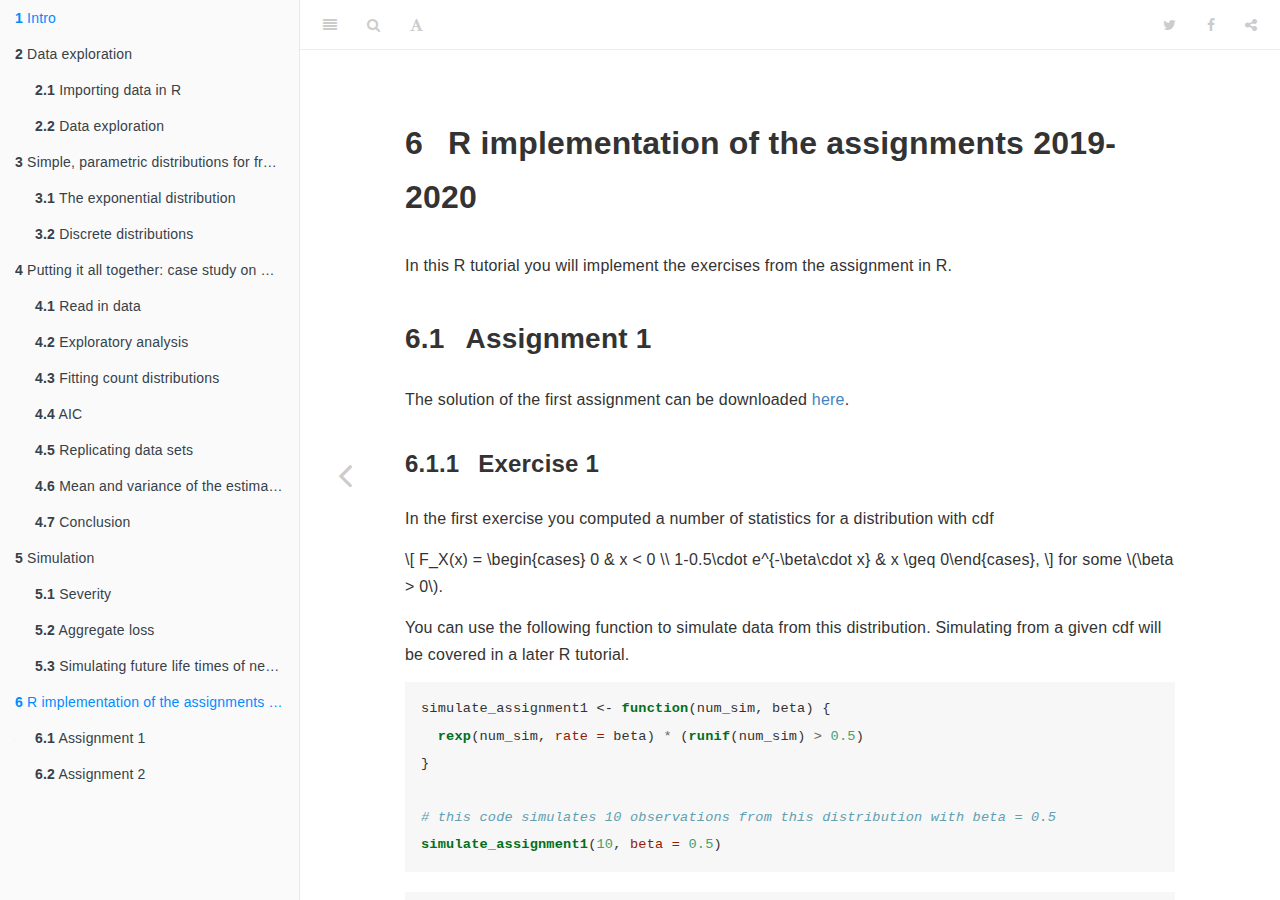
<file: r-implementation-of-the-assignments-2019-2020.html>
<!DOCTYPE html>
<html >

<head>

  <meta charset="UTF-8">
  <meta http-equiv="X-UA-Compatible" content="IE=edge">
  <title>6 R implementation of the assignments 2019-2020 | Loss Models : a collection of computer labs in R</title>
  <meta name="description" content="Tutorials for the course of Loss Models">
  <meta name="generator" content="bookdown  and GitBook 2.6.7">

  <meta property="og:title" content="6 R implementation of the assignments 2019-2020 | Loss Models : a collection of computer labs in R" />
  <meta property="og:type" content="book" />
  
  
  <meta property="og:description" content="Tutorials for the course of Loss Models" />
  

  <meta name="twitter:card" content="summary" />
  <meta name="twitter:title" content="6 R implementation of the assignments 2019-2020 | Loss Models : a collection of computer labs in R" />
  
  <meta name="twitter:description" content="Tutorials for the course of Loss Models" />
  

<meta name="author" content="Katrien Antonio and Jonas Crevecoeur">


<meta name="date" content="2020-09-09">

  <meta name="viewport" content="width=device-width, initial-scale=1">
  <meta name="apple-mobile-web-app-capable" content="yes">
  <meta name="apple-mobile-web-app-status-bar-style" content="black">
  
  
<link rel="prev" href="simulation.html">

<script src="libs/jquery-2.2.3/jquery.min.js"></script>
<link href="libs/gitbook-2.6.7/css/style.css" rel="stylesheet" />
<link href="libs/gitbook-2.6.7/css/plugin-table.css" rel="stylesheet" />
<link href="libs/gitbook-2.6.7/css/plugin-bookdown.css" rel="stylesheet" />
<link href="libs/gitbook-2.6.7/css/plugin-highlight.css" rel="stylesheet" />
<link href="libs/gitbook-2.6.7/css/plugin-search.css" rel="stylesheet" />
<link href="libs/gitbook-2.6.7/css/plugin-fontsettings.css" rel="stylesheet" />







<script>
$(document).ready(function() {

  $chunks = $('.fold');

  $chunks.each(function () {

    // add button to source code chunks
      $(this).prepend("<div class=\"showopt\">Show Solution</div><br style=\"line-height:22px;\"/>");
 
	$child = $(this).children('div');
	$child.each(function(){
		$(this).children('').attr('class', 'folded');
	});
	$(this).children('pre').attr('class', 'folded');
	$(this).children('p').attr('class', 'folded');
   });

  // hide all chunks when document is loaded
  $('.folded').css('display', 'none')

  // function to toggle the visibility
  $('.showopt').click(function() {
    var label = $(this).html();
    if (label.indexOf("Show") >= 0) {
      $(this).html(label.replace("Show", "Hide"));
    } else {
      $(this).html(label.replace("Hide", "Show"));
    }
    	$child = $(this).siblings('div');
	$child.each(function(){
		$(this).children('pre').slideToggle('fast', 'swing');
	});
	$(this).siblings('pre').slideToggle('fast', 'swing');
	$(this).siblings('p').slideToggle('fast', 'swing');
  });
});
</script>


<style type="text/css">
div.sourceCode { overflow-x: auto; }
table.sourceCode, tr.sourceCode, td.lineNumbers, td.sourceCode {
  margin: 0; padding: 0; vertical-align: baseline; border: none; }
table.sourceCode { width: 100%; line-height: 100%; }
td.lineNumbers { text-align: right; padding-right: 4px; padding-left: 4px; color: #aaaaaa; border-right: 1px solid #aaaaaa; }
td.sourceCode { padding-left: 5px; }
code > span.kw { color: #007020; font-weight: bold; } /* Keyword */
code > span.dt { color: #902000; } /* DataType */
code > span.dv { color: #40a070; } /* DecVal */
code > span.bn { color: #40a070; } /* BaseN */
code > span.fl { color: #40a070; } /* Float */
code > span.ch { color: #4070a0; } /* Char */
code > span.st { color: #4070a0; } /* String */
code > span.co { color: #60a0b0; font-style: italic; } /* Comment */
code > span.ot { color: #007020; } /* Other */
code > span.al { color: #ff0000; font-weight: bold; } /* Alert */
code > span.fu { color: #06287e; } /* Function */
code > span.er { color: #ff0000; font-weight: bold; } /* Error */
code > span.wa { color: #60a0b0; font-weight: bold; font-style: italic; } /* Warning */
code > span.cn { color: #880000; } /* Constant */
code > span.sc { color: #4070a0; } /* SpecialChar */
code > span.vs { color: #4070a0; } /* VerbatimString */
code > span.ss { color: #bb6688; } /* SpecialString */
code > span.im { } /* Import */
code > span.va { color: #19177c; } /* Variable */
code > span.cf { color: #007020; font-weight: bold; } /* ControlFlow */
code > span.op { color: #666666; } /* Operator */
code > span.bu { } /* BuiltIn */
code > span.ex { } /* Extension */
code > span.pp { color: #bc7a00; } /* Preprocessor */
code > span.at { color: #7d9029; } /* Attribute */
code > span.do { color: #ba2121; font-style: italic; } /* Documentation */
code > span.an { color: #60a0b0; font-weight: bold; font-style: italic; } /* Annotation */
code > span.cv { color: #60a0b0; font-weight: bold; font-style: italic; } /* CommentVar */
code > span.in { color: #60a0b0; font-weight: bold; font-style: italic; } /* Information */
</style>

<link rel="stylesheet" href="style.css" type="text/css" />
</head>

<body>



  <div class="book without-animation with-summary font-size-2 font-family-1" data-basepath=".">

    <div class="book-summary">
      <nav role="navigation">

<ul class="summary">
<li class="chapter" data-level="1" data-path="index.html"><a href="index.html"><i class="fa fa-check"></i><b>1</b> Intro</a></li>
<li class="chapter" data-level="2" data-path="data-exploration.html"><a href="data-exploration.html"><i class="fa fa-check"></i><b>2</b> Data exploration</a><ul>
<li class="chapter" data-level="2.1" data-path="data-exploration.html"><a href="data-exploration.html#importing-data-in-r"><i class="fa fa-check"></i><b>2.1</b> Importing data in R</a><ul>
<li class="chapter" data-level="2.1.1" data-path="data-exploration.html"><a href="data-exploration.html#determining-the-file-path"><i class="fa fa-check"></i><b>2.1.1</b> Determining the file path</a></li>
<li class="chapter" data-level="2.1.2" data-path="data-exploration.html"><a href="data-exploration.html#import-a-.txt-file"><i class="fa fa-check"></i><b>2.1.2</b> Import a .txt file</a></li>
</ul></li>
<li class="chapter" data-level="2.2" data-path="data-exploration.html"><a href="data-exploration.html#data-exploration-1"><i class="fa fa-check"></i><b>2.2</b> Data exploration</a><ul>
<li class="chapter" data-level="2.2.1" data-path="data-exploration.html"><a href="data-exploration.html#variable-types"><i class="fa fa-check"></i><b>2.2.1</b> variable types</a></li>
<li class="chapter" data-level="2.2.2" data-path="data-exploration.html"><a href="data-exploration.html#factor-variables"><i class="fa fa-check"></i><b>2.2.2</b> Factor variables</a></li>
<li class="chapter" data-level="2.2.3" data-path="data-exploration.html"><a href="data-exploration.html#numeric-variables"><i class="fa fa-check"></i><b>2.2.3</b> Numeric variables</a></li>
</ul></li>
</ul></li>
<li class="chapter" data-level="3" data-path="simple-parametric-distributions-for-frequency-and-severity-data.html"><a href="simple-parametric-distributions-for-frequency-and-severity-data.html"><i class="fa fa-check"></i><b>3</b> Simple, parametric distributions for frequency and severity data</a><ul>
<li class="chapter" data-level="3.1" data-path="simple-parametric-distributions-for-frequency-and-severity-data.html"><a href="simple-parametric-distributions-for-frequency-and-severity-data.html#the-exponential-distribution"><i class="fa fa-check"></i><b>3.1</b> The exponential distribution</a><ul>
<li class="chapter" data-level="3.1.1" data-path="simple-parametric-distributions-for-frequency-and-severity-data.html"><a href="simple-parametric-distributions-for-frequency-and-severity-data.html#simulating-data"><i class="fa fa-check"></i><b>3.1.1</b> Simulating data</a></li>
<li class="chapter" data-level="3.1.2" data-path="simple-parametric-distributions-for-frequency-and-severity-data.html"><a href="simple-parametric-distributions-for-frequency-and-severity-data.html#exploratory-analysis"><i class="fa fa-check"></i><b>3.1.2</b> Exploratory analysis</a></li>
<li class="chapter" data-level="3.1.3" data-path="simple-parametric-distributions-for-frequency-and-severity-data.html"><a href="simple-parametric-distributions-for-frequency-and-severity-data.html#data-visualization-with-ggplot"><i class="fa fa-check"></i><b>3.1.3</b> Data visualization with ggplot</a></li>
<li class="chapter" data-level="3.1.4" data-path="simple-parametric-distributions-for-frequency-and-severity-data.html"><a href="simple-parametric-distributions-for-frequency-and-severity-data.html#maximum-likelihood-estimation-mle"><i class="fa fa-check"></i><b>3.1.4</b> Maximum Likelihood Estimation (MLE)</a></li>
</ul></li>
<li class="chapter" data-level="3.2" data-path="simple-parametric-distributions-for-frequency-and-severity-data.html"><a href="simple-parametric-distributions-for-frequency-and-severity-data.html#discrete-distributions"><i class="fa fa-check"></i><b>3.2</b> Discrete distributions</a><ul>
<li class="chapter" data-level="3.2.1" data-path="simple-parametric-distributions-for-frequency-and-severity-data.html"><a href="simple-parametric-distributions-for-frequency-and-severity-data.html#simulating-the-data"><i class="fa fa-check"></i><b>3.2.1</b> Simulating the data</a></li>
<li class="chapter" data-level="3.2.2" data-path="simple-parametric-distributions-for-frequency-and-severity-data.html"><a href="simple-parametric-distributions-for-frequency-and-severity-data.html#exploratory-analysis-1"><i class="fa fa-check"></i><b>3.2.2</b> Exploratory analysis</a></li>
<li class="chapter" data-level="3.2.3" data-path="simple-parametric-distributions-for-frequency-and-severity-data.html"><a href="simple-parametric-distributions-for-frequency-and-severity-data.html#maximum-likelihood-estimation-mle-1"><i class="fa fa-check"></i><b>3.2.3</b> Maximum Likelihood Estimation (MLE)</a></li>
<li class="chapter" data-level="3.2.4" data-path="simple-parametric-distributions-for-frequency-and-severity-data.html"><a href="simple-parametric-distributions-for-frequency-and-severity-data.html#comparing-fitted-models"><i class="fa fa-check"></i><b>3.2.4</b> Comparing fitted models</a></li>
</ul></li>
</ul></li>
<li class="chapter" data-level="4" data-path="putting-it-all-together-case-study-on-modelling-claim-counts.html"><a href="putting-it-all-together-case-study-on-modelling-claim-counts.html"><i class="fa fa-check"></i><b>4</b> Putting it all together: case study on modelling claim counts</a><ul>
<li class="chapter" data-level="4.1" data-path="putting-it-all-together-case-study-on-modelling-claim-counts.html"><a href="putting-it-all-together-case-study-on-modelling-claim-counts.html#read-in-data"><i class="fa fa-check"></i><b>4.1</b> Read in data</a><ul>
<li class="chapter" data-level="4.1.1" data-path="putting-it-all-together-case-study-on-modelling-claim-counts.html"><a href="putting-it-all-together-case-study-on-modelling-claim-counts.html#determining-the-file-path-1"><i class="fa fa-check"></i><b>4.1.1</b> Determining the file path</a></li>
<li class="chapter" data-level="4.1.2" data-path="putting-it-all-together-case-study-on-modelling-claim-counts.html"><a href="putting-it-all-together-case-study-on-modelling-claim-counts.html#importing-a-.txt-file"><i class="fa fa-check"></i><b>4.1.2</b> Importing a .txt file</a></li>
</ul></li>
<li class="chapter" data-level="4.2" data-path="putting-it-all-together-case-study-on-modelling-claim-counts.html"><a href="putting-it-all-together-case-study-on-modelling-claim-counts.html#exploratory-analysis-2"><i class="fa fa-check"></i><b>4.2</b> Exploratory analysis</a><ul>
<li class="chapter" data-level="4.2.1" data-path="putting-it-all-together-case-study-on-modelling-claim-counts.html"><a href="putting-it-all-together-case-study-on-modelling-claim-counts.html#summary-statistics-disregarding-exposure"><i class="fa fa-check"></i><b>4.2.1</b> Summary statistics disregarding exposure</a></li>
<li class="chapter" data-level="4.2.2" data-path="putting-it-all-together-case-study-on-modelling-claim-counts.html"><a href="putting-it-all-together-case-study-on-modelling-claim-counts.html#summary-statistics-taking-into-account-exposure"><i class="fa fa-check"></i><b>4.2.2</b> Summary statistics taking into account exposure</a></li>
<li class="chapter" data-level="4.2.3" data-path="putting-it-all-together-case-study-on-modelling-claim-counts.html"><a href="putting-it-all-together-case-study-on-modelling-claim-counts.html#empirical-probability-distribution"><i class="fa fa-check"></i><b>4.2.3</b> Empirical probability distribution</a></li>
<li class="chapter" data-level="4.2.4" data-path="putting-it-all-together-case-study-on-modelling-claim-counts.html"><a href="putting-it-all-together-case-study-on-modelling-claim-counts.html#the-a-b-0-class-of-distributions"><i class="fa fa-check"></i><b>4.2.4</b> The (a, b, 0) class of distributions</a></li>
</ul></li>
<li class="chapter" data-level="4.3" data-path="putting-it-all-together-case-study-on-modelling-claim-counts.html"><a href="putting-it-all-together-case-study-on-modelling-claim-counts.html#fitting-count-distributions"><i class="fa fa-check"></i><b>4.3</b> Fitting count distributions</a><ul>
<li class="chapter" data-level="4.3.1" data-path="putting-it-all-together-case-study-on-modelling-claim-counts.html"><a href="putting-it-all-together-case-study-on-modelling-claim-counts.html#poisson"><i class="fa fa-check"></i><b>4.3.1</b> Poisson</a></li>
<li class="chapter" data-level="4.3.2" data-path="putting-it-all-together-case-study-on-modelling-claim-counts.html"><a href="putting-it-all-together-case-study-on-modelling-claim-counts.html#negative-binomial-1"><i class="fa fa-check"></i><b>4.3.2</b> Negative binomial</a></li>
<li class="chapter" data-level="4.3.3" data-path="putting-it-all-together-case-study-on-modelling-claim-counts.html"><a href="putting-it-all-together-case-study-on-modelling-claim-counts.html#modified-poisson-distributions"><i class="fa fa-check"></i><b>4.3.3</b> Modified Poisson distributions</a></li>
</ul></li>
<li class="chapter" data-level="4.4" data-path="putting-it-all-together-case-study-on-modelling-claim-counts.html"><a href="putting-it-all-together-case-study-on-modelling-claim-counts.html#aic-1"><i class="fa fa-check"></i><b>4.4</b> AIC</a></li>
<li class="chapter" data-level="4.5" data-path="putting-it-all-together-case-study-on-modelling-claim-counts.html"><a href="putting-it-all-together-case-study-on-modelling-claim-counts.html#replicating-data-sets"><i class="fa fa-check"></i><b>4.5</b> Replicating data sets</a><ul>
<li class="chapter" data-level="4.5.1" data-path="putting-it-all-together-case-study-on-modelling-claim-counts.html"><a href="putting-it-all-together-case-study-on-modelling-claim-counts.html#poisson-1"><i class="fa fa-check"></i><b>4.5.1</b> Poisson</a></li>
<li class="chapter" data-level="4.5.2" data-path="putting-it-all-together-case-study-on-modelling-claim-counts.html"><a href="putting-it-all-together-case-study-on-modelling-claim-counts.html#nb"><i class="fa fa-check"></i><b>4.5.2</b> NB</a></li>
<li class="chapter" data-level="4.5.3" data-path="putting-it-all-together-case-study-on-modelling-claim-counts.html"><a href="putting-it-all-together-case-study-on-modelling-claim-counts.html#zip"><i class="fa fa-check"></i><b>4.5.3</b> ZIP</a></li>
<li class="chapter" data-level="4.5.4" data-path="putting-it-all-together-case-study-on-modelling-claim-counts.html"><a href="putting-it-all-together-case-study-on-modelling-claim-counts.html#hurdle-poisson-1"><i class="fa fa-check"></i><b>4.5.4</b> Hurdle Poisson</a></li>
</ul></li>
<li class="chapter" data-level="4.6" data-path="putting-it-all-together-case-study-on-modelling-claim-counts.html"><a href="putting-it-all-together-case-study-on-modelling-claim-counts.html#mean-and-variance-of-the-estimated-zip-nb-hurdle-poisson"><i class="fa fa-check"></i><b>4.6</b> Mean and variance of the estimated ZIP, NB, Hurdle Poisson</a><ul>
<li class="chapter" data-level="4.6.1" data-path="putting-it-all-together-case-study-on-modelling-claim-counts.html"><a href="putting-it-all-together-case-study-on-modelling-claim-counts.html#poisson-2"><i class="fa fa-check"></i><b>4.6.1</b> Poisson</a></li>
<li class="chapter" data-level="4.6.2" data-path="putting-it-all-together-case-study-on-modelling-claim-counts.html"><a href="putting-it-all-together-case-study-on-modelling-claim-counts.html#nb-1"><i class="fa fa-check"></i><b>4.6.2</b> NB</a></li>
<li class="chapter" data-level="4.6.3" data-path="putting-it-all-together-case-study-on-modelling-claim-counts.html"><a href="putting-it-all-together-case-study-on-modelling-claim-counts.html#zip-1"><i class="fa fa-check"></i><b>4.6.3</b> ZIP</a></li>
<li class="chapter" data-level="4.6.4" data-path="putting-it-all-together-case-study-on-modelling-claim-counts.html"><a href="putting-it-all-together-case-study-on-modelling-claim-counts.html#hurdle-poisson-2"><i class="fa fa-check"></i><b>4.6.4</b> Hurdle Poisson</a></li>
<li class="chapter" data-level="4.6.5" data-path="putting-it-all-together-case-study-on-modelling-claim-counts.html"><a href="putting-it-all-together-case-study-on-modelling-claim-counts.html#comparison-with-empirical-mean-and-variance"><i class="fa fa-check"></i><b>4.6.5</b> Comparison with empirical mean and variance</a></li>
</ul></li>
<li class="chapter" data-level="4.7" data-path="putting-it-all-together-case-study-on-modelling-claim-counts.html"><a href="putting-it-all-together-case-study-on-modelling-claim-counts.html#conclusion"><i class="fa fa-check"></i><b>4.7</b> Conclusion</a></li>
</ul></li>
<li class="chapter" data-level="5" data-path="simulation.html"><a href="simulation.html"><i class="fa fa-check"></i><b>5</b> Simulation</a><ul>
<li class="chapter" data-level="5.1" data-path="simulation.html"><a href="simulation.html#severity"><i class="fa fa-check"></i><b>5.1</b> Severity</a><ul>
<li class="chapter" data-level="5.1.1" data-path="simulation.html"><a href="simulation.html#probability-integral-transform"><i class="fa fa-check"></i><b>5.1.1</b> Probability integral transform</a></li>
<li class="chapter" data-level="5.1.2" data-path="simulation.html"><a href="simulation.html#visualization"><i class="fa fa-check"></i><b>5.1.2</b> Visualization</a></li>
<li class="chapter" data-level="5.1.3" data-path="simulation.html"><a href="simulation.html#expected-loss-with-a-deductible"><i class="fa fa-check"></i><b>5.1.3</b> Expected loss with a deductible</a></li>
</ul></li>
<li class="chapter" data-level="5.2" data-path="simulation.html"><a href="simulation.html#aggregate-loss"><i class="fa fa-check"></i><b>5.2</b> Aggregate loss</a></li>
<li class="chapter" data-level="5.3" data-path="simulation.html"><a href="simulation.html#simulating-future-life-times-of-newborns"><i class="fa fa-check"></i><b>5.3</b> Simulating future life times of newborns</a><ul>
<li class="chapter" data-level="5.3.1" data-path="simulation.html"><a href="simulation.html#importing-the-data"><i class="fa fa-check"></i><b>5.3.1</b> Importing the data</a></li>
<li class="chapter" data-level="5.3.2" data-path="simulation.html"><a href="simulation.html#simulate-the-whole-life-time"><i class="fa fa-check"></i><b>5.3.2</b> Simulate the whole life time</a></li>
<li class="chapter" data-level="5.3.3" data-path="simulation.html"><a href="simulation.html#simulate-the-future-lifetime"><i class="fa fa-check"></i><b>5.3.3</b> Simulate the future lifetime</a></li>
<li class="chapter" data-level="5.3.4" data-path="simulation.html"><a href="simulation.html#visualize-the-data"><i class="fa fa-check"></i><b>5.3.4</b> Visualize the data</a></li>
</ul></li>
</ul></li>
<li class="chapter" data-level="6" data-path="r-implementation-of-the-assignments-2019-2020.html"><a href="r-implementation-of-the-assignments-2019-2020.html"><i class="fa fa-check"></i><b>6</b> R implementation of the assignments 2019-2020</a><ul>
<li class="chapter" data-level="6.1" data-path="r-implementation-of-the-assignments-2019-2020.html"><a href="r-implementation-of-the-assignments-2019-2020.html#assignment-1"><i class="fa fa-check"></i><b>6.1</b> Assignment 1</a><ul>
<li class="chapter" data-level="6.1.1" data-path="r-implementation-of-the-assignments-2019-2020.html"><a href="r-implementation-of-the-assignments-2019-2020.html#exercise-1"><i class="fa fa-check"></i><b>6.1.1</b> Exercise 1</a></li>
</ul></li>
<li class="chapter" data-level="6.2" data-path="r-implementation-of-the-assignments-2019-2020.html"><a href="r-implementation-of-the-assignments-2019-2020.html#assignment-2"><i class="fa fa-check"></i><b>6.2</b> Assignment 2</a><ul>
<li class="chapter" data-level="6.2.1" data-path="r-implementation-of-the-assignments-2019-2020.html"><a href="r-implementation-of-the-assignments-2019-2020.html#exercise-2"><i class="fa fa-check"></i><b>6.2.1</b> Exercise 2</a></li>
</ul></li>
</ul></li>
</ul>

      </nav>
    </div>

    <div class="book-body">
      <div class="body-inner">
        <div class="book-header" role="navigation">
          <h1>
            <i class="fa fa-circle-o-notch fa-spin"></i><a href="./">Loss Models : a collection of computer labs in R</a>
          </h1>
        </div>

        <div class="page-wrapper" tabindex="-1" role="main">
          <div class="page-inner">

            <section class="normal" id="section-">
<div id="r-implementation-of-the-assignments-2019-2020" class="section level1">
<h1><span class="header-section-number">6</span> R implementation of the assignments 2019-2020</h1>
<p>In this R tutorial you will implement the exercises from the assignment in R.</p>
<div id="assignment-1" class="section level2">
<h2><span class="header-section-number">6.1</span> Assignment 1</h2>
<p>The solution of the first assignment can be downloaded <a href="data/Assignment2Solution.pdf">here</a>.</p>
<div id="exercise-1" class="section level3">
<h3><span class="header-section-number">6.1.1</span> Exercise 1</h3>
<p>In the first exercise you computed a number of statistics for a distribution with cdf</p>
<p><span class="math display">\[
  F_X(x) = \begin{cases} 0 &amp; x &lt; 0 \\ 1-0.5\cdot e^{-\beta\cdot x} &amp; x \geq 0\end{cases},
\]</span> for some <span class="math inline">\(\beta &gt; 0\)</span>.</p>
<p>You can use the following function to simulate data from this distribution. Simulating from a given cdf will be covered in a later R tutorial.</p>
<div class="sourceCode"><pre class="sourceCode r"><code class="sourceCode r">simulate_assignment1 &lt;-<span class="st"> </span><span class="cf">function</span>(num_sim, beta) {
  <span class="kw">rexp</span>(num_sim, <span class="dt">rate =</span> beta) <span class="op">*</span><span class="st"> </span>(<span class="kw">runif</span>(num_sim) <span class="op">&gt;</span><span class="st"> </span><span class="fl">0.5</span>)
}

<span class="co"># this code simulates 10 observations from this distribution with beta = 0.5</span>
<span class="kw">simulate_assignment1</span>(<span class="dv">10</span>, <span class="dt">beta =</span> <span class="fl">0.5</span>)</code></pre></div>
<pre><code> [1] 4.31338 2.72700 0.00000 0.00000 0.00000 4.74313 0.00000 0.09661 0.23204
[10] 0.00000</code></pre>
<p>Choose a value for <span class="math inline">\(\beta\)</span> and simulate <code>10.000</code> observations from this distribution. Using this simulation:</p>
<ol style="list-style-type: decimal">
<li>Plot the empirical cdf of your simulation;</li>
<li>Compute <span class="math inline">\(P(X = 0)\)</span>;</li>
<li>Compute <span class="math inline">\(E(X)\)</span>;</li>
<li>Compute <span class="math inline">\(\sigma(X) = \sqrt{E((X - E(X))^2)}\)</span>.</li>
</ol>
<p>Compare your answers with the solution of the assignment.</p>
<div class="fold s">
<div class="sourceCode"><pre class="sourceCode r"><code class="sourceCode r"><span class="co"># set the seed for replicability when working with random numbers</span>
<span class="kw">set.seed</span>(<span class="dv">1</span>) 
n &lt;-<span class="st"> </span><span class="dv">10000</span>
beta =<span class="st"> </span><span class="fl">0.1</span>
simul &lt;-<span class="st"> </span><span class="kw">simulate_assignment1</span>(n, beta)

<span class="co"># @1</span>
<span class="kw">ggplot</span>() <span class="op">+</span>
<span class="st">  </span><span class="kw">theme_bw</span>() <span class="op">+</span>
<span class="st">  </span><span class="kw">stat_ecdf</span>(<span class="kw">aes</span>(simul))</code></pre></div>
<p><img src="_main_files/figure-html/solution_assignment1_1-1.png" width="576" style="display: block; margin: auto;" /></p>
<div class="sourceCode"><pre class="sourceCode r"><code class="sourceCode r"><span class="co"># @2</span>
<span class="kw">sum</span>(simul <span class="op">==</span><span class="st"> </span><span class="dv">0</span>) <span class="op">/</span><span class="st"> </span>n</code></pre></div>
<pre><code>[1] 0.5018</code></pre>
<div class="sourceCode"><pre class="sourceCode r"><code class="sourceCode r"><span class="co">#@3</span>
<span class="kw">mean</span>(simul)</code></pre></div>
<pre><code>[1] 4.922</code></pre>
<div class="sourceCode"><pre class="sourceCode r"><code class="sourceCode r"><span class="fl">0.5</span><span class="op">/</span>beta</code></pre></div>
<pre><code>[1] 5</code></pre>
<div class="sourceCode"><pre class="sourceCode r"><code class="sourceCode r"><span class="co">#@4</span>
<span class="kw">sd</span>(simul)</code></pre></div>
<pre><code>[1] 8.595</code></pre>
<div class="sourceCode"><pre class="sourceCode r"><code class="sourceCode r"><span class="kw">sqrt</span>(<span class="fl">0.75</span>)<span class="op">/</span>beta</code></pre></div>
<pre><code>[1] 8.66</code></pre>
</div>
<p>Next, we calculate <span class="math inline">\(E((X-30)_+)\)</span>. To calculate an expected value of the form <span class="math inline">\(E(g(X))\)</span> from a simulation, we compute</p>
<p><span class="math display">\[ \widehat{E(g(X))} = \frac{1}{n}\sum_{i=1}^n g(x_i),\]</span> where <span class="math inline">\(x_i\)</span> are our simulated outcomes from the random variable <span class="math inline">\(X\)</span>.</p>
<p>In the case of the mean <span class="math inline">\(E(X)\)</span>, <span class="math inline">\(g(x) = x\)</span>, i.e. the identity function. We implement this function in R as</p>
<div class="sourceCode"><pre class="sourceCode r"><code class="sourceCode r">identity &lt;-<span class="st"> </span><span class="cf">function</span>(x) {
  <span class="kw">return</span>(x)
}

mu =<span class="st"> </span><span class="dv">1</span><span class="op">/</span>n <span class="op">*</span><span class="st"> </span><span class="kw">sum</span>(<span class="kw">identity</span>(simul))
<span class="kw">print</span>(mu)</code></pre></div>
<pre><code>[1] 4.922</code></pre>
<p>You will now calculate the expected loss when there is a deductible of <span class="math inline">\(30\)</span> using your simulated data.</p>
<ol style="list-style-type: decimal">
<li><p>Write a function <code>deductible</code> taking as input <code>x</code> (a vector containing the loss amounts) and <code>d</code> (the deductible) and returning a vector <span class="math inline">\(y\)</span> with <span class="math inline">\(y_i = (x_i-d)_+ = \max(x_i-d, 0)\)</span>;</p></li>
<li><p>Test the function <code>deductible</code> that you defined in the previous step. What is the output for <code>dedutible(c(500, 200), 300)</code>. Is your function working as expected? A common mistake in implementing the <code>deductible</code> function is a misunderstanding of the <code>max</code> function in R;</p></li>
</ol>
<div class="sourceCode"><pre class="sourceCode r"><code class="sourceCode r">  <span class="co"># returns the maximum of 1, 3 and 2</span>
  <span class="kw">max</span>(<span class="kw">c</span>(<span class="dv">1</span>, <span class="dv">3</span>), <span class="dv">2</span>)</code></pre></div>
<pre><code>[1] 3</code></pre>
<div class="sourceCode"><pre class="sourceCode r"><code class="sourceCode r">  <span class="co"># returns a vector containing max(1, 2) and max(3, 2) </span>
  <span class="kw">pmax</span>(<span class="kw">c</span>(<span class="dv">1</span>, <span class="dv">3</span>), <span class="dv">2</span>)</code></pre></div>
<pre><code>[1] 2 3</code></pre>
<ol start="3" style="list-style-type: decimal">
<li>Calculate <span class="math inline">\(E(X-30)_+\)</span> for your simulated vector.</li>
</ol>
<div class="fold s">
<div class="sourceCode"><pre class="sourceCode r"><code class="sourceCode r">deductible &lt;-<span class="st"> </span><span class="cf">function</span>(x, d)
{
  <span class="kw">return</span>(<span class="kw">pmax</span>(x<span class="op">-</span>d, <span class="dv">0</span>))
}

<span class="dv">1</span><span class="op">/</span>n <span class="op">*</span><span class="st"> </span><span class="kw">sum</span>(<span class="kw">deductible</span>(simul, <span class="dv">30</span>))</code></pre></div>
<pre><code>[1] 0.2519</code></pre>
<div class="sourceCode"><pre class="sourceCode r"><code class="sourceCode r"><span class="fl">0.5</span> <span class="op">*</span><span class="st"> </span><span class="kw">exp</span>(<span class="op">-</span><span class="dv">30</span><span class="op">*</span>beta) <span class="op">/</span><span class="st"> </span>beta</code></pre></div>
<pre><code>[1] 0.2489</code></pre>
</div>
<p>You will now calculate the remaining statistics from exercise 1.</p>
<ol style="list-style-type: decimal">
<li><span class="math inline">\(E(X \wedge 30)\)</span></li>
<li><span class="math inline">\(e_X(30)\)</span></li>
<li><span class="math inline">\(VaR_{0.95}(X)\)</span></li>
</ol>
<div class="fold s">
<div class="sourceCode"><pre class="sourceCode r"><code class="sourceCode r"><span class="co"># @1</span>
limit &lt;-<span class="st"> </span><span class="cf">function</span>(x, limit) {
  <span class="kw">return</span>(<span class="kw">pmin</span>(x, limit))
}

<span class="kw">mean</span>(<span class="kw">limit</span>(simul, <span class="dv">30</span>))</code></pre></div>
<pre><code>[1] 4.67</code></pre>
<div class="sourceCode"><pre class="sourceCode r"><code class="sourceCode r"><span class="fl">0.5</span><span class="op">/</span>beta <span class="op">*</span><span class="st"> </span>(<span class="dv">1</span><span class="op">-</span><span class="kw">exp</span>(<span class="op">-</span><span class="dv">30</span><span class="op">*</span>beta))</code></pre></div>
<pre><code>[1] 4.751</code></pre>
<div class="sourceCode"><pre class="sourceCode r"><code class="sourceCode r"><span class="co"># @2</span>
simul_excess_<span class="dv">30</span> &lt;-<span class="st"> </span>simul[simul <span class="op">&gt;</span><span class="st"> </span><span class="dv">30</span>] <span class="op">-</span><span class="st"> </span><span class="dv">30</span>
<span class="kw">mean</span>(simul_excess_<span class="dv">30</span>)</code></pre></div>
<pre><code>[1] 10.12</code></pre>
<div class="sourceCode"><pre class="sourceCode r"><code class="sourceCode r"><span class="dv">1</span><span class="op">/</span>beta</code></pre></div>
<pre><code>[1] 10</code></pre>
<div class="sourceCode"><pre class="sourceCode r"><code class="sourceCode r"><span class="co"># @3</span>
<span class="kw">quantile</span>(simul, <span class="fl">0.95</span>)</code></pre></div>
<pre><code>  95% 
22.91 </code></pre>
<div class="sourceCode"><pre class="sourceCode r"><code class="sourceCode r"><span class="op">-</span><span class="kw">log</span>(<span class="fl">0.1</span>)<span class="op">/</span>beta</code></pre></div>
<pre><code>[1] 23.03</code></pre>
</div>
</div>
</div>
<div id="assignment-2" class="section level2">
<h2><span class="header-section-number">6.2</span> Assignment 2</h2>
<div id="exercise-2" class="section level3">
<h3><span class="header-section-number">6.2.1</span> Exercise 2</h3>
<p>You will solve a slightly adapted version of this exercise. Assume that the number of claims, <span class="math inline">\(N\)</span>, for an insurance portfolio follows a Poisson distribution with mean <span class="math inline">\(\lambda= 10\)</span>. The sizes of these claims are independent and follow a Gamma distribution with mean 1000 and variance 90000.</p>
<p>In this exercise you will compute various statistics related to the total loss.</p>
<ol style="list-style-type: decimal">
<li>Create a single simulation for the aggregate loss <span class="math inline">\(S = X_1 + ... + X_N\)</span>.</li>
</ol>
<div class="fold s">
<div class="sourceCode"><pre class="sourceCode r"><code class="sourceCode r"><span class="kw">set.seed</span>(<span class="dv">1</span>)
lambda &lt;-<span class="st"> </span><span class="dv">10</span>
mu &lt;-<span class="st"> </span><span class="dv">1000</span>
sigmasq &lt;-<span class="st"> </span><span class="dv">90000</span>;

<span class="co"># Simulate the number of claims from a Poisson distribution</span>
N &lt;-<span class="st"> </span><span class="kw">rpois</span>(<span class="dv">1</span>, lambda)</code></pre></div>
<p>We have to simulate <code>N</code> losses from a gamma distribution with mean 1000 and variance 90000. When we check the documentation of <code>rgamma</code> we see that the distribution is parametrized by a <code>shape</code> and <code>scale</code> parameter.</p>
<p>In the details section of the documentation, you find: <span class="math display">\[shape = a, scale = s, E(X) = a*s \text{ and } Var(X) = a*s^2.\]</span> From this you can compute: <span class="math display">\[scale = \frac{Var(X)}{E(X)} \text{ and } shape = \frac{E(X)}{scale}\]</span></p>
<div class="sourceCode"><pre class="sourceCode r"><code class="sourceCode r">scale =<span class="st"> </span>sigmasq <span class="op">/</span><span class="st"> </span>mu
shape =<span class="st"> </span>mu <span class="op">/</span><span class="st"> </span>scale

<span class="co"># Simulate N losses from a gamma distribution</span>
X &lt;-<span class="st"> </span><span class="kw">rgamma</span>(N, <span class="dt">shape =</span> shape, <span class="dt">scale =</span> scale)

S =<span class="st"> </span><span class="kw">sum</span>(X)</code></pre></div>
</div>
<p>You have now created a single simulation of <span class="math inline">\(S\)</span>. Using a for-loop, you can generate multiple simulations.</p>
<div class="sourceCode"><pre class="sourceCode r"><code class="sourceCode r">num_sim &lt;-<span class="st"> </span><span class="dv">1000</span>

<span class="co"># create a vector for storing the result of the simulation</span>
aggregated_loss &lt;-<span class="st"> </span><span class="kw">rep</span>(<span class="ot">NA</span>, num_sim) 

<span class="cf">for</span>(i <span class="cf">in</span> <span class="dv">1</span><span class="op">:</span>num_sim) {
  <span class="co"># Add your code for a single simulation here</span>
  N &lt;-<span class="st"> </span>
<span class="st">  </span>X &lt;-<span class="st"> </span>
<span class="st">  </span>S &lt;-<span class="st"> </span>
<span class="st">    </span>
<span class="st">  </span>aggregated_loss[i] &lt;-<span class="st"> </span>S
}</code></pre></div>
<p>You will now update the for-loop above to analyze the aggregated loss.</p>
<ol style="list-style-type: decimal">
<li>Complete the for-loop and generate 1000 simulations of the aggregated loss;</li>
<li>Use these simulations to compute the mean and standard deviation of the aggregated loss;</li>
<li>Assume that the insurer imposes an ordinary deductible of 750. Add the variables <code>N_after_deductible</code> and <code>aggregated_loss_deductible</code> in your simulation, which register the number of claims exceeding the deductible and the aggregate loss after imposing the deductible respectively;</li>
<li>Visualize the distribution of the number of claims before and after imposing the deductible;</li>
<li>Compare the density of the aggregate loss before and after imposing the deductible.</li>
</ol>
<div class="fold s">
<div class="sourceCode"><pre class="sourceCode r"><code class="sourceCode r"><span class="co"># @1</span>
num_sim &lt;-<span class="st"> </span><span class="dv">1000</span>

<span class="co"># create a vector for storing the result of the simulation</span>
aggregated_loss &lt;-<span class="st"> </span><span class="kw">rep</span>(<span class="ot">NA</span>, num_sim) 

<span class="cf">for</span>(i <span class="cf">in</span> <span class="dv">1</span><span class="op">:</span>num_sim) {
  <span class="co"># Add your code for a single simulation here</span>
  N &lt;-<span class="st"> </span><span class="kw">rpois</span>(<span class="dv">1</span>, lambda)
  X &lt;-<span class="st"> </span><span class="kw">rgamma</span>(N, <span class="dt">shape =</span> shape, <span class="dt">scale =</span> scale)
  S &lt;-<span class="st"> </span><span class="kw">sum</span>(X)
    
  aggregated_loss[i] &lt;-<span class="st"> </span>S
}

<span class="co"># @2 </span>
<span class="kw">mean</span>(aggregated_loss)</code></pre></div>
<pre><code>[1] 9999</code></pre>
<div class="sourceCode"><pre class="sourceCode r"><code class="sourceCode r"><span class="kw">sd</span>(aggregated_loss)</code></pre></div>
<pre><code>[1] 3316</code></pre>
<div class="sourceCode"><pre class="sourceCode r"><code class="sourceCode r"><span class="co"># @3</span>
num_sim &lt;-<span class="st"> </span><span class="dv">1000</span>

<span class="co"># create a vector for storing the result of the simulation</span>
deductible &lt;-<span class="st"> </span><span class="dv">750</span>
aggregated_loss &lt;-<span class="st"> </span><span class="kw">rep</span>(<span class="ot">NA</span>, num_sim) 
aggregated_loss_deductible &lt;-<span class="st"> </span><span class="kw">rep</span>(<span class="ot">NA</span>, num_sim) 
N &lt;-<span class="st"> </span><span class="kw">rep</span>(<span class="ot">NA</span>, num_sim)
N_after_deductible &lt;-<span class="st"> </span><span class="kw">rep</span>(<span class="ot">NA</span>, num_sim)

<span class="cf">for</span>(i <span class="cf">in</span> <span class="dv">1</span><span class="op">:</span>num_sim) {
  <span class="co"># Add your code for a single simulation here</span>
  N[i] &lt;-<span class="st"> </span><span class="kw">rpois</span>(<span class="dv">1</span>, lambda)
  X &lt;-<span class="st"> </span><span class="kw">rgamma</span>(N[i], <span class="dt">shape =</span> shape, <span class="dt">scale =</span> scale)
  S &lt;-<span class="st"> </span><span class="kw">sum</span>(X)
  
  aggregated_loss[i] &lt;-<span class="st"> </span>S
  N_after_deductible[i] &lt;-<span class="st"> </span><span class="kw">sum</span>(X <span class="op">&gt;</span><span class="st"> </span>deductible)
  aggregated_loss_deductible[i] &lt;-<span class="st"> </span><span class="kw">sum</span>(X[X <span class="op">&gt;</span><span class="st"> </span>deductible])
}</code></pre></div>
<div class="sourceCode"><pre class="sourceCode r"><code class="sourceCode r">df &lt;-<span class="st"> </span><span class="kw">rbind</span>(<span class="kw">data.frame</span>(<span class="dt">count =</span> N, <span class="dt">method =</span> <span class="st">&#39;before deductible&#39;</span>),
            <span class="kw">data.frame</span>(<span class="dt">count =</span> N_after_deductible, <span class="dt">method =</span> <span class="st">&#39;after_deductible&#39;</span>))

<span class="kw">ggplot</span>(df) <span class="op">+</span>
<span class="st">  </span><span class="kw">theme_bw</span>() <span class="op">+</span>
<span class="st">  </span><span class="kw">geom_bar</span>(<span class="kw">aes</span>(count, <span class="dt">fill =</span> method, <span class="dt">y =</span> ..prop.., <span class="dt">group =</span> method), <span class="dt">position =</span> <span class="kw">position_dodge</span>())</code></pre></div>
<p><img src="_main_files/figure-html/assignment_2_2count-1.png" width="576" style="display: block; margin: auto;" /></p>
<div class="sourceCode"><pre class="sourceCode r"><code class="sourceCode r"><span class="kw">ggplot</span>() <span class="op">+</span>
<span class="st">  </span><span class="kw">theme_bw</span>() <span class="op">+</span>
<span class="st">  </span><span class="kw">geom_density</span>(<span class="kw">aes</span>(aggregated_loss, <span class="dt">fill =</span> <span class="st">&quot;before_dectitble&quot;</span>), <span class="dt">alpha =</span> .<span class="dv">5</span>) <span class="op">+</span><span class="st"> </span>
<span class="st">  </span><span class="kw">geom_density</span>(<span class="kw">aes</span>(aggregated_loss_deductible, <span class="dt">fill =</span> <span class="st">&quot;after_dectitble&quot;</span>), <span class="dt">alpha =</span> .<span class="dv">5</span>)</code></pre></div>
<p><img src="_main_files/figure-html/assignment_2_2density-1.png" width="576" style="display: block; margin: auto;" /></p>
</div>

</div>
</div>
</div>
            </section>

          </div>
        </div>
      </div>
<a href="simulation.html" class="navigation navigation-prev navigation-unique" aria-label="Previous page"><i class="fa fa-angle-left"></i></a>

    </div>
  </div>
<script src="libs/gitbook-2.6.7/js/app.min.js"></script>
<script src="libs/gitbook-2.6.7/js/lunr.js"></script>
<script src="libs/gitbook-2.6.7/js/plugin-search.js"></script>
<script src="libs/gitbook-2.6.7/js/plugin-sharing.js"></script>
<script src="libs/gitbook-2.6.7/js/plugin-fontsettings.js"></script>
<script src="libs/gitbook-2.6.7/js/plugin-bookdown.js"></script>
<script src="libs/gitbook-2.6.7/js/jquery.highlight.js"></script>
<script>
gitbook.require(["gitbook"], function(gitbook) {
gitbook.start({
"sharing": {
"github": false,
"facebook": true,
"twitter": true,
"google": false,
"linkedin": false,
"weibo": false,
"instapaper": false,
"vk": false,
"all": ["facebook", "google", "twitter", "linkedin", "weibo", "instapaper"]
},
"fontsettings": {
"theme": "white",
"family": "sans",
"size": 2
},
"edit": {
"link": null,
"text": null
},
"history": {
"link": null,
"text": null
},
"download": null,
"toc": {
"collapse": "subsection"
}
});
});
</script>

<!-- dynamically load mathjax for compatibility with self-contained -->
<script>
  (function () {
    var script = document.createElement("script");
    script.type = "text/javascript";
    var src = "";
    if (src === "" || src === "true") src = "https://mathjax.rstudio.com/latest/MathJax.js?config=TeX-MML-AM_CHTML";
    if (location.protocol !== "file:" && /^https?:/.test(src))
      src = src.replace(/^https?:/, '');
    script.src = src;
    document.getElementsByTagName("head")[0].appendChild(script);
  })();
</script>
</body>

</html>
</file>
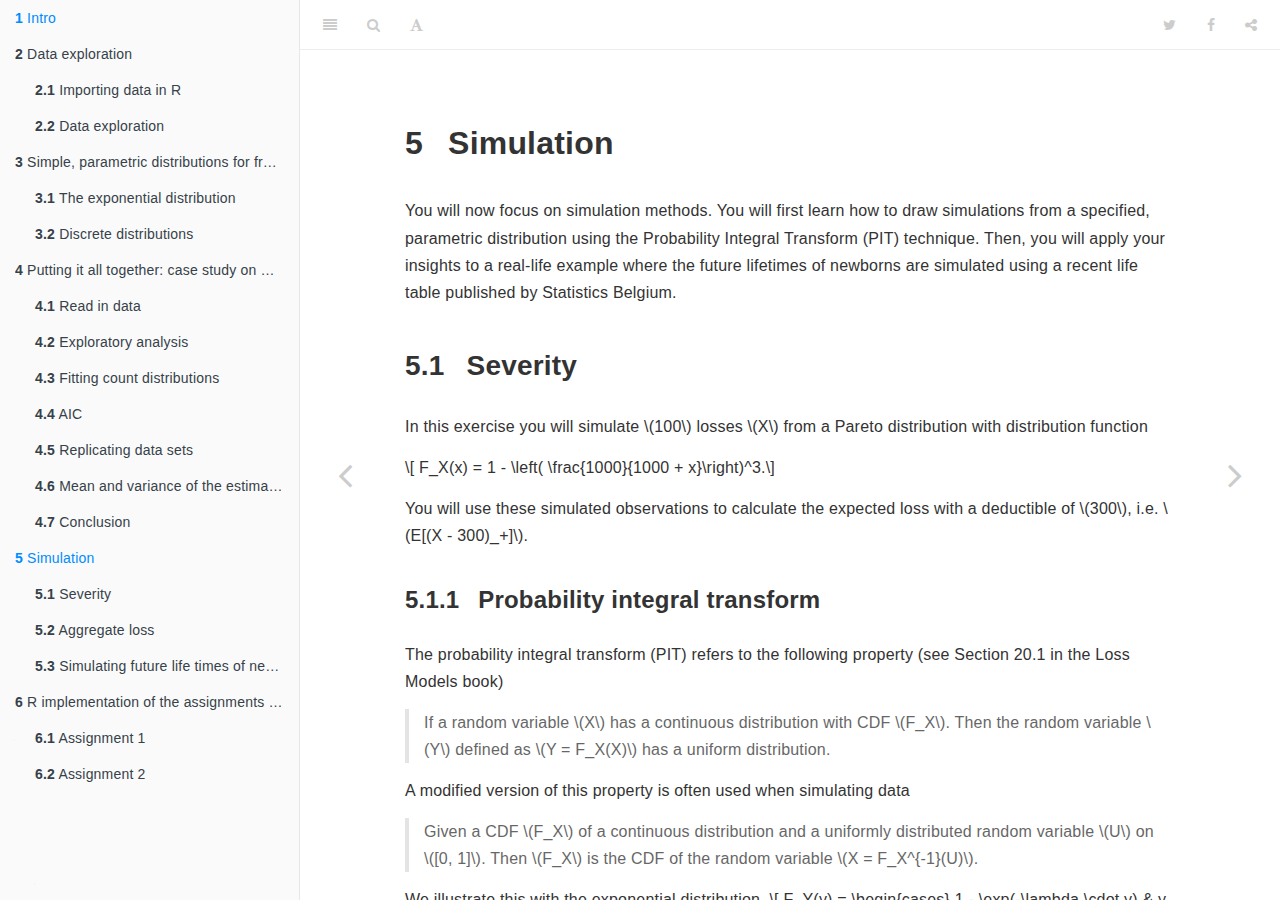
<file: simulation.html>
<!DOCTYPE html>
<html >

<head>

  <meta charset="UTF-8">
  <meta http-equiv="X-UA-Compatible" content="IE=edge">
  <title>5 Simulation | Loss Models : a collection of computer labs in R</title>
  <meta name="description" content="Tutorials for the course of Loss Models">
  <meta name="generator" content="bookdown  and GitBook 2.6.7">

  <meta property="og:title" content="5 Simulation | Loss Models : a collection of computer labs in R" />
  <meta property="og:type" content="book" />
  
  
  <meta property="og:description" content="Tutorials for the course of Loss Models" />
  

  <meta name="twitter:card" content="summary" />
  <meta name="twitter:title" content="5 Simulation | Loss Models : a collection of computer labs in R" />
  
  <meta name="twitter:description" content="Tutorials for the course of Loss Models" />
  

<meta name="author" content="Katrien Antonio and Jonas Crevecoeur">


<meta name="date" content="2020-09-09">

  <meta name="viewport" content="width=device-width, initial-scale=1">
  <meta name="apple-mobile-web-app-capable" content="yes">
  <meta name="apple-mobile-web-app-status-bar-style" content="black">
  
  
<link rel="prev" href="putting-it-all-together-case-study-on-modelling-claim-counts.html">
<link rel="next" href="r-implementation-of-the-assignments-2019-2020.html">
<script src="libs/jquery-2.2.3/jquery.min.js"></script>
<link href="libs/gitbook-2.6.7/css/style.css" rel="stylesheet" />
<link href="libs/gitbook-2.6.7/css/plugin-table.css" rel="stylesheet" />
<link href="libs/gitbook-2.6.7/css/plugin-bookdown.css" rel="stylesheet" />
<link href="libs/gitbook-2.6.7/css/plugin-highlight.css" rel="stylesheet" />
<link href="libs/gitbook-2.6.7/css/plugin-search.css" rel="stylesheet" />
<link href="libs/gitbook-2.6.7/css/plugin-fontsettings.css" rel="stylesheet" />







<script>
$(document).ready(function() {

  $chunks = $('.fold');

  $chunks.each(function () {

    // add button to source code chunks
      $(this).prepend("<div class=\"showopt\">Show Solution</div><br style=\"line-height:22px;\"/>");
 
	$child = $(this).children('div');
	$child.each(function(){
		$(this).children('').attr('class', 'folded');
	});
	$(this).children('pre').attr('class', 'folded');
	$(this).children('p').attr('class', 'folded');
   });

  // hide all chunks when document is loaded
  $('.folded').css('display', 'none')

  // function to toggle the visibility
  $('.showopt').click(function() {
    var label = $(this).html();
    if (label.indexOf("Show") >= 0) {
      $(this).html(label.replace("Show", "Hide"));
    } else {
      $(this).html(label.replace("Hide", "Show"));
    }
    	$child = $(this).siblings('div');
	$child.each(function(){
		$(this).children('pre').slideToggle('fast', 'swing');
	});
	$(this).siblings('pre').slideToggle('fast', 'swing');
	$(this).siblings('p').slideToggle('fast', 'swing');
  });
});
</script>


<style type="text/css">
div.sourceCode { overflow-x: auto; }
table.sourceCode, tr.sourceCode, td.lineNumbers, td.sourceCode {
  margin: 0; padding: 0; vertical-align: baseline; border: none; }
table.sourceCode { width: 100%; line-height: 100%; }
td.lineNumbers { text-align: right; padding-right: 4px; padding-left: 4px; color: #aaaaaa; border-right: 1px solid #aaaaaa; }
td.sourceCode { padding-left: 5px; }
code > span.kw { color: #007020; font-weight: bold; } /* Keyword */
code > span.dt { color: #902000; } /* DataType */
code > span.dv { color: #40a070; } /* DecVal */
code > span.bn { color: #40a070; } /* BaseN */
code > span.fl { color: #40a070; } /* Float */
code > span.ch { color: #4070a0; } /* Char */
code > span.st { color: #4070a0; } /* String */
code > span.co { color: #60a0b0; font-style: italic; } /* Comment */
code > span.ot { color: #007020; } /* Other */
code > span.al { color: #ff0000; font-weight: bold; } /* Alert */
code > span.fu { color: #06287e; } /* Function */
code > span.er { color: #ff0000; font-weight: bold; } /* Error */
code > span.wa { color: #60a0b0; font-weight: bold; font-style: italic; } /* Warning */
code > span.cn { color: #880000; } /* Constant */
code > span.sc { color: #4070a0; } /* SpecialChar */
code > span.vs { color: #4070a0; } /* VerbatimString */
code > span.ss { color: #bb6688; } /* SpecialString */
code > span.im { } /* Import */
code > span.va { color: #19177c; } /* Variable */
code > span.cf { color: #007020; font-weight: bold; } /* ControlFlow */
code > span.op { color: #666666; } /* Operator */
code > span.bu { } /* BuiltIn */
code > span.ex { } /* Extension */
code > span.pp { color: #bc7a00; } /* Preprocessor */
code > span.at { color: #7d9029; } /* Attribute */
code > span.do { color: #ba2121; font-style: italic; } /* Documentation */
code > span.an { color: #60a0b0; font-weight: bold; font-style: italic; } /* Annotation */
code > span.cv { color: #60a0b0; font-weight: bold; font-style: italic; } /* CommentVar */
code > span.in { color: #60a0b0; font-weight: bold; font-style: italic; } /* Information */
</style>

<link rel="stylesheet" href="style.css" type="text/css" />
</head>

<body>



  <div class="book without-animation with-summary font-size-2 font-family-1" data-basepath=".">

    <div class="book-summary">
      <nav role="navigation">

<ul class="summary">
<li class="chapter" data-level="1" data-path="index.html"><a href="index.html"><i class="fa fa-check"></i><b>1</b> Intro</a></li>
<li class="chapter" data-level="2" data-path="data-exploration.html"><a href="data-exploration.html"><i class="fa fa-check"></i><b>2</b> Data exploration</a><ul>
<li class="chapter" data-level="2.1" data-path="data-exploration.html"><a href="data-exploration.html#importing-data-in-r"><i class="fa fa-check"></i><b>2.1</b> Importing data in R</a><ul>
<li class="chapter" data-level="2.1.1" data-path="data-exploration.html"><a href="data-exploration.html#determining-the-file-path"><i class="fa fa-check"></i><b>2.1.1</b> Determining the file path</a></li>
<li class="chapter" data-level="2.1.2" data-path="data-exploration.html"><a href="data-exploration.html#import-a-.txt-file"><i class="fa fa-check"></i><b>2.1.2</b> Import a .txt file</a></li>
</ul></li>
<li class="chapter" data-level="2.2" data-path="data-exploration.html"><a href="data-exploration.html#data-exploration-1"><i class="fa fa-check"></i><b>2.2</b> Data exploration</a><ul>
<li class="chapter" data-level="2.2.1" data-path="data-exploration.html"><a href="data-exploration.html#variable-types"><i class="fa fa-check"></i><b>2.2.1</b> variable types</a></li>
<li class="chapter" data-level="2.2.2" data-path="data-exploration.html"><a href="data-exploration.html#factor-variables"><i class="fa fa-check"></i><b>2.2.2</b> Factor variables</a></li>
<li class="chapter" data-level="2.2.3" data-path="data-exploration.html"><a href="data-exploration.html#numeric-variables"><i class="fa fa-check"></i><b>2.2.3</b> Numeric variables</a></li>
</ul></li>
</ul></li>
<li class="chapter" data-level="3" data-path="simple-parametric-distributions-for-frequency-and-severity-data.html"><a href="simple-parametric-distributions-for-frequency-and-severity-data.html"><i class="fa fa-check"></i><b>3</b> Simple, parametric distributions for frequency and severity data</a><ul>
<li class="chapter" data-level="3.1" data-path="simple-parametric-distributions-for-frequency-and-severity-data.html"><a href="simple-parametric-distributions-for-frequency-and-severity-data.html#the-exponential-distribution"><i class="fa fa-check"></i><b>3.1</b> The exponential distribution</a><ul>
<li class="chapter" data-level="3.1.1" data-path="simple-parametric-distributions-for-frequency-and-severity-data.html"><a href="simple-parametric-distributions-for-frequency-and-severity-data.html#simulating-data"><i class="fa fa-check"></i><b>3.1.1</b> Simulating data</a></li>
<li class="chapter" data-level="3.1.2" data-path="simple-parametric-distributions-for-frequency-and-severity-data.html"><a href="simple-parametric-distributions-for-frequency-and-severity-data.html#exploratory-analysis"><i class="fa fa-check"></i><b>3.1.2</b> Exploratory analysis</a></li>
<li class="chapter" data-level="3.1.3" data-path="simple-parametric-distributions-for-frequency-and-severity-data.html"><a href="simple-parametric-distributions-for-frequency-and-severity-data.html#data-visualization-with-ggplot"><i class="fa fa-check"></i><b>3.1.3</b> Data visualization with ggplot</a></li>
<li class="chapter" data-level="3.1.4" data-path="simple-parametric-distributions-for-frequency-and-severity-data.html"><a href="simple-parametric-distributions-for-frequency-and-severity-data.html#maximum-likelihood-estimation-mle"><i class="fa fa-check"></i><b>3.1.4</b> Maximum Likelihood Estimation (MLE)</a></li>
</ul></li>
<li class="chapter" data-level="3.2" data-path="simple-parametric-distributions-for-frequency-and-severity-data.html"><a href="simple-parametric-distributions-for-frequency-and-severity-data.html#discrete-distributions"><i class="fa fa-check"></i><b>3.2</b> Discrete distributions</a><ul>
<li class="chapter" data-level="3.2.1" data-path="simple-parametric-distributions-for-frequency-and-severity-data.html"><a href="simple-parametric-distributions-for-frequency-and-severity-data.html#simulating-the-data"><i class="fa fa-check"></i><b>3.2.1</b> Simulating the data</a></li>
<li class="chapter" data-level="3.2.2" data-path="simple-parametric-distributions-for-frequency-and-severity-data.html"><a href="simple-parametric-distributions-for-frequency-and-severity-data.html#exploratory-analysis-1"><i class="fa fa-check"></i><b>3.2.2</b> Exploratory analysis</a></li>
<li class="chapter" data-level="3.2.3" data-path="simple-parametric-distributions-for-frequency-and-severity-data.html"><a href="simple-parametric-distributions-for-frequency-and-severity-data.html#maximum-likelihood-estimation-mle-1"><i class="fa fa-check"></i><b>3.2.3</b> Maximum Likelihood Estimation (MLE)</a></li>
<li class="chapter" data-level="3.2.4" data-path="simple-parametric-distributions-for-frequency-and-severity-data.html"><a href="simple-parametric-distributions-for-frequency-and-severity-data.html#comparing-fitted-models"><i class="fa fa-check"></i><b>3.2.4</b> Comparing fitted models</a></li>
</ul></li>
</ul></li>
<li class="chapter" data-level="4" data-path="putting-it-all-together-case-study-on-modelling-claim-counts.html"><a href="putting-it-all-together-case-study-on-modelling-claim-counts.html"><i class="fa fa-check"></i><b>4</b> Putting it all together: case study on modelling claim counts</a><ul>
<li class="chapter" data-level="4.1" data-path="putting-it-all-together-case-study-on-modelling-claim-counts.html"><a href="putting-it-all-together-case-study-on-modelling-claim-counts.html#read-in-data"><i class="fa fa-check"></i><b>4.1</b> Read in data</a><ul>
<li class="chapter" data-level="4.1.1" data-path="putting-it-all-together-case-study-on-modelling-claim-counts.html"><a href="putting-it-all-together-case-study-on-modelling-claim-counts.html#determining-the-file-path-1"><i class="fa fa-check"></i><b>4.1.1</b> Determining the file path</a></li>
<li class="chapter" data-level="4.1.2" data-path="putting-it-all-together-case-study-on-modelling-claim-counts.html"><a href="putting-it-all-together-case-study-on-modelling-claim-counts.html#importing-a-.txt-file"><i class="fa fa-check"></i><b>4.1.2</b> Importing a .txt file</a></li>
</ul></li>
<li class="chapter" data-level="4.2" data-path="putting-it-all-together-case-study-on-modelling-claim-counts.html"><a href="putting-it-all-together-case-study-on-modelling-claim-counts.html#exploratory-analysis-2"><i class="fa fa-check"></i><b>4.2</b> Exploratory analysis</a><ul>
<li class="chapter" data-level="4.2.1" data-path="putting-it-all-together-case-study-on-modelling-claim-counts.html"><a href="putting-it-all-together-case-study-on-modelling-claim-counts.html#summary-statistics-disregarding-exposure"><i class="fa fa-check"></i><b>4.2.1</b> Summary statistics disregarding exposure</a></li>
<li class="chapter" data-level="4.2.2" data-path="putting-it-all-together-case-study-on-modelling-claim-counts.html"><a href="putting-it-all-together-case-study-on-modelling-claim-counts.html#summary-statistics-taking-into-account-exposure"><i class="fa fa-check"></i><b>4.2.2</b> Summary statistics taking into account exposure</a></li>
<li class="chapter" data-level="4.2.3" data-path="putting-it-all-together-case-study-on-modelling-claim-counts.html"><a href="putting-it-all-together-case-study-on-modelling-claim-counts.html#empirical-probability-distribution"><i class="fa fa-check"></i><b>4.2.3</b> Empirical probability distribution</a></li>
<li class="chapter" data-level="4.2.4" data-path="putting-it-all-together-case-study-on-modelling-claim-counts.html"><a href="putting-it-all-together-case-study-on-modelling-claim-counts.html#the-a-b-0-class-of-distributions"><i class="fa fa-check"></i><b>4.2.4</b> The (a, b, 0) class of distributions</a></li>
</ul></li>
<li class="chapter" data-level="4.3" data-path="putting-it-all-together-case-study-on-modelling-claim-counts.html"><a href="putting-it-all-together-case-study-on-modelling-claim-counts.html#fitting-count-distributions"><i class="fa fa-check"></i><b>4.3</b> Fitting count distributions</a><ul>
<li class="chapter" data-level="4.3.1" data-path="putting-it-all-together-case-study-on-modelling-claim-counts.html"><a href="putting-it-all-together-case-study-on-modelling-claim-counts.html#poisson"><i class="fa fa-check"></i><b>4.3.1</b> Poisson</a></li>
<li class="chapter" data-level="4.3.2" data-path="putting-it-all-together-case-study-on-modelling-claim-counts.html"><a href="putting-it-all-together-case-study-on-modelling-claim-counts.html#negative-binomial-1"><i class="fa fa-check"></i><b>4.3.2</b> Negative binomial</a></li>
<li class="chapter" data-level="4.3.3" data-path="putting-it-all-together-case-study-on-modelling-claim-counts.html"><a href="putting-it-all-together-case-study-on-modelling-claim-counts.html#modified-poisson-distributions"><i class="fa fa-check"></i><b>4.3.3</b> Modified Poisson distributions</a></li>
</ul></li>
<li class="chapter" data-level="4.4" data-path="putting-it-all-together-case-study-on-modelling-claim-counts.html"><a href="putting-it-all-together-case-study-on-modelling-claim-counts.html#aic-1"><i class="fa fa-check"></i><b>4.4</b> AIC</a></li>
<li class="chapter" data-level="4.5" data-path="putting-it-all-together-case-study-on-modelling-claim-counts.html"><a href="putting-it-all-together-case-study-on-modelling-claim-counts.html#replicating-data-sets"><i class="fa fa-check"></i><b>4.5</b> Replicating data sets</a><ul>
<li class="chapter" data-level="4.5.1" data-path="putting-it-all-together-case-study-on-modelling-claim-counts.html"><a href="putting-it-all-together-case-study-on-modelling-claim-counts.html#poisson-1"><i class="fa fa-check"></i><b>4.5.1</b> Poisson</a></li>
<li class="chapter" data-level="4.5.2" data-path="putting-it-all-together-case-study-on-modelling-claim-counts.html"><a href="putting-it-all-together-case-study-on-modelling-claim-counts.html#nb"><i class="fa fa-check"></i><b>4.5.2</b> NB</a></li>
<li class="chapter" data-level="4.5.3" data-path="putting-it-all-together-case-study-on-modelling-claim-counts.html"><a href="putting-it-all-together-case-study-on-modelling-claim-counts.html#zip"><i class="fa fa-check"></i><b>4.5.3</b> ZIP</a></li>
<li class="chapter" data-level="4.5.4" data-path="putting-it-all-together-case-study-on-modelling-claim-counts.html"><a href="putting-it-all-together-case-study-on-modelling-claim-counts.html#hurdle-poisson-1"><i class="fa fa-check"></i><b>4.5.4</b> Hurdle Poisson</a></li>
</ul></li>
<li class="chapter" data-level="4.6" data-path="putting-it-all-together-case-study-on-modelling-claim-counts.html"><a href="putting-it-all-together-case-study-on-modelling-claim-counts.html#mean-and-variance-of-the-estimated-zip-nb-hurdle-poisson"><i class="fa fa-check"></i><b>4.6</b> Mean and variance of the estimated ZIP, NB, Hurdle Poisson</a><ul>
<li class="chapter" data-level="4.6.1" data-path="putting-it-all-together-case-study-on-modelling-claim-counts.html"><a href="putting-it-all-together-case-study-on-modelling-claim-counts.html#poisson-2"><i class="fa fa-check"></i><b>4.6.1</b> Poisson</a></li>
<li class="chapter" data-level="4.6.2" data-path="putting-it-all-together-case-study-on-modelling-claim-counts.html"><a href="putting-it-all-together-case-study-on-modelling-claim-counts.html#nb-1"><i class="fa fa-check"></i><b>4.6.2</b> NB</a></li>
<li class="chapter" data-level="4.6.3" data-path="putting-it-all-together-case-study-on-modelling-claim-counts.html"><a href="putting-it-all-together-case-study-on-modelling-claim-counts.html#zip-1"><i class="fa fa-check"></i><b>4.6.3</b> ZIP</a></li>
<li class="chapter" data-level="4.6.4" data-path="putting-it-all-together-case-study-on-modelling-claim-counts.html"><a href="putting-it-all-together-case-study-on-modelling-claim-counts.html#hurdle-poisson-2"><i class="fa fa-check"></i><b>4.6.4</b> Hurdle Poisson</a></li>
<li class="chapter" data-level="4.6.5" data-path="putting-it-all-together-case-study-on-modelling-claim-counts.html"><a href="putting-it-all-together-case-study-on-modelling-claim-counts.html#comparison-with-empirical-mean-and-variance"><i class="fa fa-check"></i><b>4.6.5</b> Comparison with empirical mean and variance</a></li>
</ul></li>
<li class="chapter" data-level="4.7" data-path="putting-it-all-together-case-study-on-modelling-claim-counts.html"><a href="putting-it-all-together-case-study-on-modelling-claim-counts.html#conclusion"><i class="fa fa-check"></i><b>4.7</b> Conclusion</a></li>
</ul></li>
<li class="chapter" data-level="5" data-path="simulation.html"><a href="simulation.html"><i class="fa fa-check"></i><b>5</b> Simulation</a><ul>
<li class="chapter" data-level="5.1" data-path="simulation.html"><a href="simulation.html#severity"><i class="fa fa-check"></i><b>5.1</b> Severity</a><ul>
<li class="chapter" data-level="5.1.1" data-path="simulation.html"><a href="simulation.html#probability-integral-transform"><i class="fa fa-check"></i><b>5.1.1</b> Probability integral transform</a></li>
<li class="chapter" data-level="5.1.2" data-path="simulation.html"><a href="simulation.html#visualization"><i class="fa fa-check"></i><b>5.1.2</b> Visualization</a></li>
<li class="chapter" data-level="5.1.3" data-path="simulation.html"><a href="simulation.html#expected-loss-with-a-deductible"><i class="fa fa-check"></i><b>5.1.3</b> Expected loss with a deductible</a></li>
</ul></li>
<li class="chapter" data-level="5.2" data-path="simulation.html"><a href="simulation.html#aggregate-loss"><i class="fa fa-check"></i><b>5.2</b> Aggregate loss</a></li>
<li class="chapter" data-level="5.3" data-path="simulation.html"><a href="simulation.html#simulating-future-life-times-of-newborns"><i class="fa fa-check"></i><b>5.3</b> Simulating future life times of newborns</a><ul>
<li class="chapter" data-level="5.3.1" data-path="simulation.html"><a href="simulation.html#importing-the-data"><i class="fa fa-check"></i><b>5.3.1</b> Importing the data</a></li>
<li class="chapter" data-level="5.3.2" data-path="simulation.html"><a href="simulation.html#simulate-the-whole-life-time"><i class="fa fa-check"></i><b>5.3.2</b> Simulate the whole life time</a></li>
<li class="chapter" data-level="5.3.3" data-path="simulation.html"><a href="simulation.html#simulate-the-future-lifetime"><i class="fa fa-check"></i><b>5.3.3</b> Simulate the future lifetime</a></li>
<li class="chapter" data-level="5.3.4" data-path="simulation.html"><a href="simulation.html#visualize-the-data"><i class="fa fa-check"></i><b>5.3.4</b> Visualize the data</a></li>
</ul></li>
</ul></li>
<li class="chapter" data-level="6" data-path="r-implementation-of-the-assignments-2019-2020.html"><a href="r-implementation-of-the-assignments-2019-2020.html"><i class="fa fa-check"></i><b>6</b> R implementation of the assignments 2019-2020</a><ul>
<li class="chapter" data-level="6.1" data-path="r-implementation-of-the-assignments-2019-2020.html"><a href="r-implementation-of-the-assignments-2019-2020.html#assignment-1"><i class="fa fa-check"></i><b>6.1</b> Assignment 1</a><ul>
<li class="chapter" data-level="6.1.1" data-path="r-implementation-of-the-assignments-2019-2020.html"><a href="r-implementation-of-the-assignments-2019-2020.html#exercise-1"><i class="fa fa-check"></i><b>6.1.1</b> Exercise 1</a></li>
</ul></li>
<li class="chapter" data-level="6.2" data-path="r-implementation-of-the-assignments-2019-2020.html"><a href="r-implementation-of-the-assignments-2019-2020.html#assignment-2"><i class="fa fa-check"></i><b>6.2</b> Assignment 2</a><ul>
<li class="chapter" data-level="6.2.1" data-path="r-implementation-of-the-assignments-2019-2020.html"><a href="r-implementation-of-the-assignments-2019-2020.html#exercise-2"><i class="fa fa-check"></i><b>6.2.1</b> Exercise 2</a></li>
</ul></li>
</ul></li>
</ul>

      </nav>
    </div>

    <div class="book-body">
      <div class="body-inner">
        <div class="book-header" role="navigation">
          <h1>
            <i class="fa fa-circle-o-notch fa-spin"></i><a href="./">Loss Models : a collection of computer labs in R</a>
          </h1>
        </div>

        <div class="page-wrapper" tabindex="-1" role="main">
          <div class="page-inner">

            <section class="normal" id="section-">
<div id="simulation" class="section level1">
<h1><span class="header-section-number">5</span> Simulation</h1>
<p>You will now focus on simulation methods. You will first learn how to draw simulations from a specified, parametric distribution using the Probability Integral Transform (PIT) technique. Then, you will apply your insights to a real-life example where the future lifetimes of newborns are simulated using a recent life table published by Statistics Belgium.</p>
<div id="severity" class="section level2">
<h2><span class="header-section-number">5.1</span> Severity</h2>
<p>In this exercise you will simulate <span class="math inline">\(100\)</span> losses <span class="math inline">\(X\)</span> from a Pareto distribution with distribution function</p>
<p><span class="math display">\[ F_X(x) = 1 - \left( \frac{1000}{1000 + x}\right)^3.\]</span></p>
<p>You will use these simulated observations to calculate the expected loss with a deductible of <span class="math inline">\(300\)</span>, i.e. <span class="math inline">\(E[(X - 300)_+]\)</span>.</p>
<div id="probability-integral-transform" class="section level3">
<h3><span class="header-section-number">5.1.1</span> Probability integral transform</h3>
<p>The probability integral transform (PIT) refers to the following property (see Section 20.1 in the Loss Models book)</p>
<blockquote>
<p>If a random variable <span class="math inline">\(X\)</span> has a continuous distribution with CDF <span class="math inline">\(F_X\)</span>. Then the random variable <span class="math inline">\(Y\)</span> defined as <span class="math inline">\(Y = F_X(X)\)</span> has a uniform distribution.</p>
</blockquote>
<p>A modified version of this property is often used when simulating data</p>
<blockquote>
<p>Given a CDF <span class="math inline">\(F_X\)</span> of a continuous distribution and a uniformly distributed random variable <span class="math inline">\(U\)</span> on <span class="math inline">\([0, 1]\)</span>. Then <span class="math inline">\(F_X\)</span> is the CDF of the random variable <span class="math inline">\(X = F_X^{-1}(U)\)</span>.</p>
</blockquote>
<p>We illustrate this with the exponential distribution, <span class="math display">\[ 
F_Y(y) = \begin{cases} 
1 - \exp(-\lambda \cdot y) &amp; y \geq 0 \\
0 &amp; y &lt; 0
\end{cases}
\]</span> and <span class="math display">\[ 
F_Y^{-1}(z) = -\frac{\log(1-z)}{\lambda}, \quad z \in (0, 1).
\]</span></p>
<p>We simulate <span class="math inline">\(u\)</span> from a uniform distribution on <span class="math inline">\([0, 1]\)</span>.</p>
<div class="sourceCode"><pre class="sourceCode r"><code class="sourceCode r"><span class="kw">set.seed</span>(<span class="dv">4</span>)
u &lt;-<span class="st"> </span><span class="kw">runif</span>(<span class="dv">1</span>)</code></pre></div>
<p>When we now apply the inverse cdf on this simulation <span class="math inline">\(u\)</span>, we obtain a simulation from the exponential distribution.</p>
<div class="sourceCode"><pre class="sourceCode r"><code class="sourceCode r">Finverse &lt;-<span class="st"> </span><span class="cf">function</span>(z, lambda) {
  <span class="op">-</span><span class="kw">log</span>(<span class="dv">1</span><span class="op">-</span>z) <span class="op">/</span><span class="st"> </span>lambda
}

lambda &lt;-<span class="st"> </span><span class="dv">1</span>
sim &lt;-<span class="st"> </span><span class="kw">Finverse</span>(u, lambda)

<span class="kw">print</span>(<span class="kw">c</span>(<span class="dt">u =</span> u, <span class="dt">sim =</span> sim))</code></pre></div>
<pre><code>     u    sim 
0.5858 0.8814 </code></pre>
<p><img src="_main_files/figure-html/cdf%20exponential-1.png" width="576" style="display: block; margin: auto;" /></p>
<p>For more information see <a href="https://en.wikipedia.org/wiki/Probability_integral_transform">probability integral transform</a> and <a href="https://en.wikipedia.org/wiki/Inverse_transform_sampling">inverse transform sampling</a>. Because of this property, you can follow the steps below to simulate <span class="math inline">\(n\)</span> independent observations from a distribution with CDF <span class="math inline">\(F_X\)</span>:</p>
<ol style="list-style-type: decimal">
<li>Simulate <span class="math inline">\(n\)</span> indepdendent observations <span class="math inline">\(u_1, \ldots, u_n\)</span> from a uniform distribution (<code>runif</code> in R) on <span class="math inline">\([0, 1]\)</span>;</li>
<li>Calculate <span class="math inline">\(F_X^{-1}\)</span>;</li>
<li><span class="math inline">\(F_X^{-1}(u_1), \ldots, F_X^{-1}(u_n)\)</span> are <span class="math inline">\(n\)</span> independent observations with CDF <span class="math inline">\(F_X\)</span>.</li>
</ol>
<p>Now follow these steps in R and generate <span class="math inline">\(100\)</span> independent observations from a Pareto distribution.</p>
<ol style="list-style-type: decimal">
<li>Create a vector <code>u</code> containing <span class="math inline">\(100\)</span> independent observations from a uniform distribution;</li>
<li>Compute <span class="math inline">\(F_X^{-1}\)</span> on paper and implement <span class="math inline">\(F_X^{-1}\)</span> as a function in R;</li>
<li>Calculate <span class="math inline">\(F_X^{-1}(u)\)</span>.</li>
</ol>
<div class="fold s">
<div class="sourceCode"><pre class="sourceCode r"><code class="sourceCode r"><span class="co"># @1. </span>
n &lt;-<span class="st"> </span><span class="dv">100</span>;
u &lt;-<span class="st"> </span><span class="kw">runif</span>(n, <span class="dv">0</span>, <span class="dv">1</span>)


<span class="co"># @2.</span>
cdf.inverse &lt;-<span class="st"> </span><span class="cf">function</span>(y)
{
  <span class="kw">return</span>(<span class="dv">1000</span> <span class="op">/</span><span class="st"> </span>(<span class="dv">1</span><span class="op">-</span>y)<span class="op">^</span>{<span class="dv">1</span><span class="op">/</span><span class="dv">3</span>} <span class="op">-</span><span class="st"> </span><span class="dv">1000</span>)
}

<span class="co"># @3.</span>
sim &lt;-<span class="st"> </span><span class="kw">cdf.inverse</span>(u)</code></pre></div>
</div>
</div>
<div id="visualization" class="section level3">
<h3><span class="header-section-number">5.1.2</span> Visualization</h3>
<p>You will create the following visualization to compare the actual and empirical CDF.</p>
<p><img src="_main_files/figure-html/simulation_cdf_pareto-1.png" width="576" style="display: block; margin: auto;" /></p>
<ol style="list-style-type: decimal">
<li>Create a function <code>cdf</code> in R with input a vector <span class="math inline">\(x\)</span> and output a vector <span class="math inline">\(F_X(x)\)</span>;</li>
<li>Compute the theoretical cdf in the simulated points and store the result in a vector <span class="math inline">\(y\)</span>;</li>
<li>Load the package <code>ggplot</code>;</li>
<li>Complete the following <code>ggplot</code> command to plot the empiciral and theoretical CDF.</li>
</ol>
<ul>
<li><code>col = &quot;empirical CDF&quot;</code> selects a different color for each line and adds a legend to the figure;</li>
<li><code>scale_colour_manual</code> specifies the colors to be used in in the figure. The first argument specifies the title for the legend;</li>
</ul>
<div class="sourceCode"><pre class="sourceCode r"><code class="sourceCode r">  <span class="kw">ggplot</span>() <span class="op">+</span>
<span class="st">    </span><span class="kw">stat_ecdf</span>(<span class="kw">aes</span>(???, <span class="dt">col =</span> <span class="st">&quot;empirical CDF&quot;</span>)) <span class="op">+</span>
<span class="st">    </span><span class="kw">geom_line</span>(<span class="kw">aes</span>(???, ???, <span class="dt">col =</span> <span class="st">&quot;theoretical CDF&quot;</span>)) <span class="op">+</span>
<span class="st">    </span><span class="kw">scale_colour_manual</span>(<span class="st">&quot;legend title&quot;</span>, <span class="dt">values=</span><span class="kw">c</span>(<span class="st">&quot;#99CCFF&quot;</span>,<span class="st">&quot;#e58920&quot;</span>))</code></pre></div>
<ol start="5" style="list-style-type: decimal">
<li><p><a href="https://ggplot2.tidyverse.org/reference/theme.html"><code>theme(...)</code></a> changes many visual aspects of a ggplot figure. Search in the documentation for an option to move the legend to the bottom of the figure.</p></li>
<li><p>Improve your graph by adding options such as <code>theme_bw()</code>, <code>xlab</code>, <code>ylab</code>, <code>ggtitle</code>, ….</p></li>
</ol>
</div>
<div id="expected-loss-with-a-deductible" class="section level3">
<h3><span class="header-section-number">5.1.3</span> Expected loss with a deductible</h3>
<p>Statistical quantities of the distribution can be approximated by means of the simulated data. You will now calculate the expected loss when there is a deductible of <span class="math inline">\(300\)</span> using your simulated data.</p>
<ol style="list-style-type: decimal">
<li><p>Write a function <code>deductible</code> taking as input <code>x</code> (a vector containing the loss amounts) and <code>d</code> (the deductible) and returning a vector <span class="math inline">\(y\)</span> with <span class="math inline">\(y_i = (x_i-d)_+ = \max(x_i-d, 0)\)</span>;</p></li>
<li><p>Test the function <code>deductible</code> that you defined in the previous step. What is the output for <code>dedutible(c(500, 200), 300)</code>. Is your function working as expected? A common mistake in implementing the <code>deductible</code> function is a misunderstanding of the <code>max</code> function in R;</p></li>
</ol>
<div class="sourceCode"><pre class="sourceCode r"><code class="sourceCode r">  <span class="co"># returns the maximum of 1, 3 and 2</span>
  <span class="kw">max</span>(<span class="kw">c</span>(<span class="dv">1</span>, <span class="dv">3</span>), <span class="dv">2</span>)</code></pre></div>
<pre><code>[1] 3</code></pre>
<div class="sourceCode"><pre class="sourceCode r"><code class="sourceCode r">  <span class="co"># returns a vector containing max(1, 2) and max(3, 2) </span>
  <span class="kw">pmax</span>(<span class="kw">c</span>(<span class="dv">1</span>, <span class="dv">3</span>), <span class="dv">2</span>)</code></pre></div>
<pre><code>[1] 2 3</code></pre>
<ol start="3" style="list-style-type: decimal">
<li>Calculate <span class="math inline">\(E(X-300)_+\)</span> for your simulated vector.</li>
</ol>
<div class="fold s">
<div class="sourceCode"><pre class="sourceCode r"><code class="sourceCode r">deductible &lt;-<span class="st"> </span><span class="cf">function</span>(x, d)
{
  <span class="kw">return</span>(<span class="kw">pmax</span>(x<span class="op">-</span>d, <span class="dv">0</span>))
}

<span class="kw">mean</span>(<span class="kw">deductible</span>(sim, <span class="dv">300</span>))</code></pre></div>
<pre><code>[1] 382.3</code></pre>
</div>
</div>
</div>
<div id="aggregate-loss" class="section level2">
<h2><span class="header-section-number">5.2</span> Aggregate loss</h2>
<p>The number of claims <span class="math inline">\(N\)</span> on an insurance contract is Poisson distributed with mean <span class="math inline">\(2\)</span>. The claim sizes <span class="math inline">\(X\)</span> are independently distributed with CDF</p>
<p><span class="math display">\[ 
  F_X(x) = 
  \begin{cases}
    0 &amp; x \leq 0 \\
    x^2 &amp; 0 &lt; x \leq 1 \\
    1 &amp; x &gt; 1
  \end{cases}.
\]</span> The insurer wants to investigate the difference between imposing an aggregate or an ordinary deductible for this contract. You will calculate (using 10000 simulations) the expected loss by contract for both an aggregate deductible of <span class="math inline">\(0.2\)</span> and an ordinary deductible of <span class="math inline">\(0.2\)</span>.</p>
<ol style="list-style-type: decimal">
<li>Simulate <span class="math inline">\(10000\)</span> observations for the number of claims <span class="math inline">\(N\)</span>. (Hint <code>rpois</code>);</li>
<li>Use what you learnt in the previous exercise and create a function <code>simulate</code>, which returns <code>n</code> simulations of the claim size distribution <span class="math inline">\(F_X\)</span>.</li>
</ol>
<div class="sourceCode"><pre class="sourceCode r"><code class="sourceCode r">  simulate &lt;-<span class="st"> </span><span class="cf">function</span>(n)
  {
    ??
  }</code></pre></div>
<ol start="3" style="list-style-type: decimal">
<li>Complete the following for-loop to simulate 10000 aggregate losses when there is no deductible</li>
</ol>
<div class="sourceCode"><pre class="sourceCode r"><code class="sourceCode r">n &lt;-<span class="st"> </span><span class="dv">10000</span>
nclaim &lt;-<span class="st"> </span><span class="co"># Result from 1.</span>

<span class="co"># create an empty vector to store the aggregated loss</span>
aggregated.loss &lt;-<span class="st"> </span><span class="kw">rep</span>(<span class="dv">0</span>, n)
  
<span class="cf">for</span>(i <span class="cf">in</span> <span class="dv">1</span><span class="op">:</span>n)
{
  <span class="co"># the claims for the i-th contract</span>
  claims &lt;-<span class="st"> </span><span class="kw">simulate</span>(nclaim[i])
  
  <span class="co"># without deductible the aggregated loss is the sum of the individual claims</span>
  aggregated.loss[i] &lt;-<span class="st"> </span><span class="kw">sum</span>(claims)
}
  
<span class="co"># Calculate the expected loss per policy, when there is no deductible</span>
<span class="kw">mean</span>(aggregated.loss)</code></pre></div>
<ol start="4" style="list-style-type: decimal">
<li>Adapt the code in 3. to calculate the expected loss per policy when there is an aggregate deductible of <span class="math inline">\(0.2\)</span>;</li>
<li>Adapt the code in 3. to calculate the expected loss per policy when there is an ordinary deductible of <span class="math inline">\(0.2\)</span>.</li>
</ol>
<div class="fold s">
<div class="sourceCode"><pre class="sourceCode r"><code class="sourceCode r"><span class="co"># @1</span>
n &lt;-<span class="st"> </span><span class="dv">10000</span>
nclaim &lt;-<span class="st"> </span><span class="kw">rpois</span>(n, <span class="dt">lambda =</span> <span class="dv">2</span>)

<span class="co"># @2</span>
cdf.inverse &lt;-<span class="st"> </span><span class="cf">function</span>(x)
{
  <span class="kw">return</span>(<span class="kw">sqrt</span>(x))
}

simulate &lt;-<span class="st"> </span><span class="cf">function</span>(n)
{
  u &lt;-<span class="st"> </span><span class="kw">runif</span>(n)
  <span class="kw">return</span>(<span class="kw">cdf.inverse</span>(u));
}

<span class="co"># @3</span>
n &lt;-<span class="st"> </span><span class="dv">10000</span>
nclaim &lt;-<span class="st"> </span><span class="kw">rpois</span>(n, <span class="dt">lambda =</span> <span class="dv">2</span>)

<span class="co"># create an empty vector to store the aggregated loss</span>
aggregated.loss &lt;-<span class="st"> </span><span class="kw">rep</span>(<span class="dv">0</span>, n)
  
<span class="cf">for</span>(i <span class="cf">in</span> <span class="dv">1</span><span class="op">:</span>n)
{
  <span class="co"># the claims for the i-th contract</span>
  claims &lt;-<span class="st"> </span><span class="kw">simulate</span>(nclaim[i])
  
  <span class="co"># without deductible the aggregated loss is the sum of the individual claims</span>
  aggregated.loss[i] &lt;-<span class="st"> </span><span class="kw">sum</span>(claims)
}
  
<span class="co"># Calculate the expected loss per policy, when there is no deductible</span>
<span class="kw">mean</span>(aggregated.loss)</code></pre></div>
<pre><code>[1] 1.328</code></pre>
<div class="sourceCode"><pre class="sourceCode r"><code class="sourceCode r"><span class="co"># @4</span>
n &lt;-<span class="st"> </span><span class="dv">10000</span>
nclaim &lt;-<span class="st"> </span><span class="kw">rpois</span>(n, <span class="dt">lambda =</span> <span class="dv">2</span>)

<span class="co"># create an empty vector to store the aggregated loss</span>
aggregated.loss &lt;-<span class="st"> </span><span class="kw">rep</span>(<span class="dv">0</span>, n)
  
<span class="cf">for</span>(i <span class="cf">in</span> <span class="dv">1</span><span class="op">:</span>n)
{
  <span class="co"># the claims for the i-th contract</span>
  claims &lt;-<span class="st"> </span><span class="kw">simulate</span>(nclaim[i])
  
  <span class="co"># without deductible the aggregated loss is the sum of the individual claims</span>
  aggregated.loss[i] &lt;-<span class="st"> </span><span class="kw">sum</span>(claims)
}
  
<span class="co"># Calculate the expected loss per policy, when there is no deductible</span>
<span class="kw">mean</span>(<span class="kw">pmax</span>(aggregated.loss <span class="op">-</span><span class="st"> </span><span class="fl">0.2</span>, <span class="dv">0</span>))</code></pre></div>
<pre><code>[1] 1.16</code></pre>
<div class="sourceCode"><pre class="sourceCode r"><code class="sourceCode r"><span class="co"># @5</span>
n &lt;-<span class="st"> </span><span class="dv">10000</span>
nclaim &lt;-<span class="st"> </span><span class="kw">rpois</span>(n, <span class="dt">lambda =</span> <span class="dv">2</span>)

<span class="co"># create an empty vector to store the aggregated loss</span>
aggregated.loss &lt;-<span class="st"> </span><span class="kw">rep</span>(<span class="dv">0</span>, n)
  
<span class="cf">for</span>(i <span class="cf">in</span> <span class="dv">1</span><span class="op">:</span>n)
{
  <span class="co"># the claims for the i-th contract</span>
  claims &lt;-<span class="st"> </span><span class="kw">pmax</span>(<span class="kw">simulate</span>(nclaim[i]) <span class="op">-</span><span class="st"> </span><span class="fl">0.2</span>, <span class="dv">0</span>)
  
  <span class="co"># without deductible the aggregated loss is the sum of the individual claims</span>
  aggregated.loss[i] &lt;-<span class="st"> </span><span class="kw">sum</span>(claims)
}
  
<span class="co"># Calculate the expected loss per policy, when there is no deductible</span>
<span class="kw">mean</span>(aggregated.loss)</code></pre></div>
<pre><code>[1] 0.9413</code></pre>
</div>
</div>
<div id="simulating-future-life-times-of-newborns" class="section level2">
<h2><span class="header-section-number">5.3</span> Simulating future life times of newborns</h2>
<p>In this exercise you simulate the age at death for 10000 newborns based on the lifetable for Belgian males in 2017 published by <a href="https://statbel.fgov.be/en/themes/population/life-expectancy-and-life-tables">stabel</a>. You will use these simulations to construct a histogram as well as a density plot of the lifetime distribution.</p>
<div id="importing-the-data" class="section level3">
<h3><span class="header-section-number">5.3.1</span> Importing the data</h3>
<p>Download and save the file <a href="data/lifetableMaleBE2017.csv">lifetableMaleBE2017.csv</a> on your local drive. This file contains the columns <code>age</code> and <code>q</code>, where</p>
<p><span class="math display">\[ q_{age} = P(T_0 \in (age, age + 1] \mid T_0 &gt; age),\]</span> with <span class="math inline">\(T_0\)</span> the random variable describing the lifetime of a newborn. Hence, <span class="math inline">\(q_{age}\)</span> is the one year probability of dying at age <span class="math inline">\(\text{age}\)</span>.</p>
<ol style="list-style-type: decimal">
<li>Save the file <a href="data/lifetableMaleBE2017.csv">lifetableMaleBE2017.csv</a> on your local drive;</li>
<li>Use <a href="https://stat.ethz.ch/R-manual/R-devel/library/utils/html/read.table.html"><code>read.table</code></a> to load the data into R. Semicolons <code>;</code> separate the data and the first line of the data contains the variable names;</li>
<li>Create variables <code>age</code> and <code>q</code> which store the corresponding variables from the dataset.</li>
</ol>
<div class="fold s">
<div class="sourceCode"><pre class="sourceCode r"><code class="sourceCode r"><span class="kw">setwd</span>(<span class="st">&#39;C:/Users/u0110176/Dropbox/Verzekeringen niet-leven/Bookdown/&#39;</span>)
data &lt;-<span class="st"> </span><span class="kw">read.table</span>(<span class="st">&#39;data/lifetableMaleBE2017.csv&#39;</span>, <span class="dt">sep =</span> <span class="st">&#39;;&#39;</span>, <span class="dt">header =</span> <span class="ot">TRUE</span>)

age &lt;-<span class="st"> </span>data<span class="op">$</span>age;
q &lt;-<span class="st"> </span>data<span class="op">$</span>q;</code></pre></div>
</div>
</div>
<div id="simulate-the-whole-life-time" class="section level3">
<h3><span class="header-section-number">5.3.2</span> Simulate the whole life time</h3>
<p>First, you simulate the whole remaining lifetime <span class="math inline">\(K_0 = \lfloor{T_0} \rfloor\)</span> for a newborn. The whole lifetime is the integer age at which the newborn dies. You calculate the cdf of <span class="math inline">\(K_0\)</span> at integer ages <span class="math inline">\(x\)</span> as follows</p>
<span class="math display">\[\begin{align*}
  P(K_0 \leq x) &amp;= P(T_0 &lt; x+1) \\
              &amp;= 1 - P(T_0 \geq x+1) \\
              &amp;= 1 - P(T_0 \geq x + 1 \mid T_0 &gt; x) \cdot P(T_0 &gt; x) \\
              &amp;= 1 - (1-q_{x}) \cdot P(T_0 &gt; x) \\
              &amp;= 1 - \prod_{i=0}^{x} (1-q_{x-i}).
\end{align*}\]</span>
<p>or you reason as follows</p>
<span class="math display">\[\begin{align*}
  P(K_0 \leq x) &amp;= P(K_0=0)+P(K_0=1)+ \ldots +P(K_0=x) \\
              &amp;= q_0+(1-q_0)\cdot q_1 + (1-q_0)\cdot(1-q_1)\cdot q_2 + \ldots + (1-q_0)\cdot(1-q_1)\ldots (1-q_{x-1})\cdot q_x \\
              &amp;= 1 - \prod_{i=0}^{x} (1-q_{x-i}).
\end{align*}\]</span>
<!--We calculate the distribution of $K$

\begin{align*}
  P(K = x) &= P(T \in (x, x+1]) \\
           &= P(T \in (x, x+1] \mid T > x) \cdot P(T > x) \\
           &= q_x \cdot P(T > x).
\end{align*}

The probability of surviving beyond age $x$ is given by

\begin{align*}
  P(T > x) &= P(T > x \mid T > x-1) \cdot P(T > x-1) \\
           &= (1-q_{x-1}) \cdot P(T > x-1) \\
           &= (1-q_{x-1}) \cdot (1-q_{x-2}) \cdot P(T > x-2)  \\
           &= \prod_{i=1}^{x} (1-q_{x-i}).
\end{align*}-->
<ol style="list-style-type: decimal">
<li>Create a vector <code>cdf</code> in R with <span class="math inline">\(cdf[x+1] = P(K_0 \leq x)\)</span> for <span class="math inline">\(x \in 0, \ldots, 105\)</span>. Hint: <code>cumprod</code> in R;</li>
</ol>
<div class="sourceCode"><pre class="sourceCode r"><code class="sourceCode r">  <span class="kw">cumprod</span>(<span class="kw">c</span>(<span class="dv">2</span>, <span class="dv">3</span>, <span class="dv">5</span>, <span class="dv">7</span>))</code></pre></div>
<pre><code>[1]   2   6  30 210</code></pre>
<p>The Figure below shows the CDF of the whole lifetime <span class="math inline">\(K_0\)</span> for a newborn. Since <span class="math inline">\(K_0\)</span> is a discrete random variable this CDF is a step function.</p>
<p><img src="_main_files/figure-html/simulation_cdf_whole_lifetime-1.png" width="576" style="display: block; margin: auto;" /></p>
<p>The following Theorem presents a strategy for simulating from a discrete distribution given its CDF.</p>
<blockquote>
<p>Given a CDF <span class="math inline">\(F_X\)</span> of a discrete distribution with possible outcomes <span class="math inline">\(x_1, \ldots, x_n\)</span> and a uniformly distributed random variable <span class="math inline">\(U\)</span> on <span class="math inline">\([0, 1]\)</span>. Then <span class="math inline">\(F_X\)</span> is the CDF of the random variable <span class="math inline">\(X = \max_{x_i} \{ F_X(x_i) \leq U \}\)</span>.</p>
</blockquote>
<ol start="2" style="list-style-type: decimal">
<li>Complete the code below to simulate a single observation from <span class="math inline">\(K_0\)</span>. This function performs the following steps:</li>
</ol>
<ul>
<li>Simulate an observation <span class="math inline">\(u\)</span> from a random variable <span class="math inline">\(U \in [0, 1]\)</span>;</li>
<li>Loop over all posible ages <span class="math inline">\(x\)</span> in increasing order;</li>
<li>Find the smallest age <span class="math inline">\(x\)</span> for which <span class="math inline">\(F_{K_0}(x) &gt; u\)</span>;</li>
<li>The previous age <span class="math inline">\(x-1\)</span> is the largest age for which <span class="math inline">\(F_{K_0}(x) \leq u\)</span>. By the theorem above, <span class="math inline">\(x-1\)</span> is a simulation for the whole age.</li>
</ul>
<div class="sourceCode"><pre class="sourceCode r"><code class="sourceCode r">simulWholeAge &lt;-<span class="st"> </span><span class="cf">function</span>()
{
  <span class="co"># simulate one observation u from a uniform distribution on [0, 1]</span>
  u &lt;-<span class="st"> </span><span class="kw">runif</span>(<span class="dv">1</span>);
  
  <span class="co"># loop over all posible values F_X(x_i) in increasing order</span>
  <span class="cf">for</span>(j <span class="cf">in</span> <span class="dv">1</span><span class="op">:</span><span class="kw">length</span>(cdf))
  {
    <span class="co"># Check F_X(x_i) &gt; U</span>
    <span class="cf">if</span>( ??? )
    {
      <span class="co"># If F_X(x_i) &gt; u, then the previous value x_{i-1} is the largest value for which F_X(x_{i-1}) &lt;= u</span>
      <span class="kw">return</span>( ??? );
    }
  }
}</code></pre></div>
<ol start="3" style="list-style-type: decimal">
<li>Use <code>simulWholeAge</code> to generate 10000 observations from the distribution of <span class="math inline">\(K_0\)</span>;</li>
</ol>
<div class="sourceCode"><pre class="sourceCode r"><code class="sourceCode r"><span class="co"># the number of simulations</span>
nsim &lt;-<span class="st"> </span><span class="dv">10000</span>

<span class="co"># initialise a vector with nsim zeroes.</span>
K &lt;-<span class="st"> </span><span class="kw">rep</span>(<span class="dv">0</span>, nsim)

<span class="cf">for</span>(i <span class="cf">in</span> <span class="dv">1</span><span class="op">:</span>nsim)
{
  <span class="co"># Simulate the age of death for a single individual;</span>
  K[i] &lt;-<span class="st"> </span>???
}</code></pre></div>
<ol start="4" style="list-style-type: decimal">
<li>Use <code>ggplot</code> to create a histogram of your simulation for the whole life time. See <a href="https://ggplot2.tidyverse.org/reference/geom_histogram.html"><code>geom_histogram</code></a>.</li>
</ol>
<p><img src="_main_files/figure-html/simulation_histogram_whole_lifetime-1.png" width="576" style="display: block; margin: auto;" /></p>
<div class="fold s">
<div class="sourceCode"><pre class="sourceCode r"><code class="sourceCode r">cdf &lt;-<span class="st"> </span><span class="dv">1</span> <span class="op">-</span><span class="st"> </span><span class="kw">cumprod</span>(<span class="dv">1</span><span class="op">-</span>q)

nsim &lt;-<span class="st"> </span><span class="dv">10000</span>
K &lt;-<span class="st"> </span><span class="kw">rep</span>(<span class="dv">0</span>, nsim)

simulWholeAge &lt;-<span class="st"> </span><span class="cf">function</span>()
{
  u &lt;-<span class="st"> </span><span class="kw">runif</span>(<span class="dv">1</span>);
  
  <span class="cf">for</span>(j <span class="cf">in</span> <span class="dv">1</span><span class="op">:</span><span class="kw">length</span>(cdf))
  {
    <span class="cf">if</span>(u <span class="op">&lt;</span><span class="st"> </span>cdf[j])
    {
      <span class="kw">return</span>(j<span class="op">-</span><span class="dv">1</span>);
    }
  }
}

<span class="cf">for</span>(i <span class="cf">in</span> <span class="dv">1</span><span class="op">:</span>nsim)
{
  K[i] &lt;-<span class="st"> </span><span class="kw">simulWholeAge</span>();
}


<span class="kw">ggplot</span>() <span class="op">+</span>
<span class="st">  </span><span class="kw">geom_histogram</span>(<span class="kw">aes</span>(K), <span class="dt">col =</span> <span class="st">&quot;#99CCFF&quot;</span>, <span class="dt">fill =</span> <span class="st">&quot;#99CCFF&quot;</span>) <span class="op">+</span>
<span class="st">  </span><span class="kw">theme_bw</span>() <span class="op">+</span>
<span class="st">  </span><span class="kw">ggtitle</span>(<span class="st">&quot;Histogram lifetime male, Belgium 2017&quot;</span>) <span class="op">+</span>
<span class="st">  </span><span class="kw">xlab</span>(<span class="st">&#39;age&#39;</span>)</code></pre></div>
<pre><code>`stat_bin()` using `bins = 30`. Pick better value with `binwidth`.</code></pre>
<p><img src="_main_files/figure-html/simulattion_whole_lifetime_solution-1.png" width="576" style="display: block; margin: auto;" /></p>
</div>
</div>
<div id="simulate-the-future-lifetime" class="section level3">
<h3><span class="header-section-number">5.3.3</span> Simulate the future lifetime</h3>
<p>You will now simulate the exact (instead of integer) remaining lifetime <span class="math inline">\(T_0\)</span> of a newborn. Note that <span class="math inline">\(T_0\)</span> can be written as (explain!) <span class="math inline">\(T_0 = \lfloor T_0 \rfloor + (T_0-\lfloor T_0 \rfloor)\)</span> where <span class="math inline">\(\lfloor T_0 \rfloor \in \mathbb{N}\)</span> and <span class="math inline">\((T_0-\lfloor T_0 \rfloor) \in [0,1)\)</span>. You will need to make an assumption regarding the probability of dying at non-integer ages. You assume a constant force of mortality between integer ages, i.e.</p>
<p><span class="math display">\[ P(T_0 \leq t + x \mid T_0 &gt; x) = 1 - \exp(-\mu_x \cdot t), \quad \text{for} \quad x \in \mathbb{N} \quad \text{and} \quad t \in [0, 1)\]</span> for some intensity <span class="math inline">\(\mu_x\)</span> of dying at age <span class="math inline">\(x\)</span>. More insight behind this assumption will be given in the courses on Life Insurance Mathematics and Advanced Life Insurance Mathematics. The intensity <span class="math inline">\(\mu_x\)</span> can be found by taking <span class="math inline">\(t = 1\)</span> in the above expression,</p>
<p><span class="math display">\[ 1 - \exp(-\mu_x) = P(T_0 \leq 1 + x \mid T_0 &gt; x) = q_x, \]</span> from which</p>
<p><span class="math display">\[ \mu_x = -\log(1-q_x).\]</span></p>
<p>From this you compute the distribution of <span class="math inline">\(T_0 - K_0 \mid K_0 = x\)</span>,</p>
<span class="math display">\[\begin{align}
  P(T_0 - K_0 \leq t \mid K_0 = x)  &amp;= P(T_0 \leq x + t \mid T_0 \geq x,\ T _0\leq x+1) \\
                              &amp;= \frac{P(T_0 \leq x+t \mid T_0 \geq x)}{P(T_0 \leq x+1 \mid T_0 \geq x)} \\
                              &amp;= \frac{1- (1-q_x)^t}{q_x}.
\end{align}\]</span>
<p>In the previous section, you simulated an observation for the whole lifetime <span class="math inline">\(K_0\)</span> of a newborn. You will now simulate a corresponding observation from the distribution of <span class="math inline">\(T_0-K_0 \mid K_0\)</span>. The distribution for <span class="math inline">\(T_0 - K_0 \mid K_0\)</span> is continuous and the classical Probability Integral Transform can be used.</p>
<ol style="list-style-type: decimal">
<li>Show that the inverted CDF of <span class="math inline">\(T_0 - K_0 \mid K_0\)</span> is given by</li>
</ol>
<p><span class="math display">\[
  F^{-1}_{T_0-K_0\mid K_0}(y \mid x) = \frac{\log(1-q_x \cdot y)}{\log(1-q_x)};
\]</span></p>
<ol start="2" style="list-style-type: decimal">
<li><p>Simulate for each observation of <span class="math inline">\(K_0\)</span> a sample from the distribution <span class="math inline">\(T_0-K_0 \mid K_0\)</span>. Verify that the correct value of <span class="math inline">\(q_x\)</span> is used for each sample;</p></li>
<li><p>Add the simulations from <span class="math inline">\(K_0\)</span> and <span class="math inline">\(T_0-K_0 \mid K_0\)</span> to obtain simulations for the remaining lifetime <span class="math inline">\(T_0\)</span> of a newborn.</p></li>
</ol>
<div class="fold s">
<div class="sourceCode"><pre class="sourceCode r"><code class="sourceCode r"><span class="co"># @2</span>
u &lt;-<span class="st"> </span><span class="kw">runif</span>(nsim)
remainder &lt;-<span class="st"> </span><span class="kw">log</span>(<span class="dv">1</span> <span class="op">-</span><span class="st"> </span>q[K<span class="op">+</span><span class="dv">1</span>] <span class="op">*</span><span class="st"> </span>u) <span class="op">/</span><span class="st"> </span><span class="kw">log</span>(<span class="dv">1</span><span class="op">-</span>q[K<span class="op">+</span><span class="dv">1</span>])

sim &lt;-<span class="st"> </span>K <span class="op">+</span><span class="st"> </span>remainder</code></pre></div>
</div>
</div>
<div id="visualize-the-data" class="section level3">
<h3><span class="header-section-number">5.3.4</span> Visualize the data</h3>
<p>Visualize the density of the remaining life time <span class="math inline">\(T_0\)</span> of a newborn with <code>ggplot</code>.</p>
<p><img src="_main_files/figure-html/simulation_density_lifetime-1.png" width="576" style="display: block; margin: auto;" /></p>
<div class="fold s">
<div class="sourceCode"><pre class="sourceCode r"><code class="sourceCode r"><span class="kw">ggplot</span>() <span class="op">+</span>
<span class="st">  </span><span class="kw">geom_density</span>(<span class="kw">aes</span>(sim), <span class="dt">col =</span> <span class="st">&quot;#99CCFF&quot;</span>, <span class="dt">fill =</span> <span class="st">&quot;#99CCFF&quot;</span>) <span class="op">+</span>
<span class="st">  </span><span class="kw">theme_bw</span>() <span class="op">+</span>
<span class="st">  </span><span class="kw">ggtitle</span>(<span class="st">&quot;Density lifetime male, Belgium 2017&quot;</span>)</code></pre></div>
<p><img src="_main_files/figure-html/simulation_density_lifetime_solution-1.png" width="576" style="display: block; margin: auto;" /></p>
</div>

</div>
</div>
</div>
            </section>

          </div>
        </div>
      </div>
<a href="putting-it-all-together-case-study-on-modelling-claim-counts.html" class="navigation navigation-prev " aria-label="Previous page"><i class="fa fa-angle-left"></i></a>
<a href="r-implementation-of-the-assignments-2019-2020.html" class="navigation navigation-next " aria-label="Next page"><i class="fa fa-angle-right"></i></a>
    </div>
  </div>
<script src="libs/gitbook-2.6.7/js/app.min.js"></script>
<script src="libs/gitbook-2.6.7/js/lunr.js"></script>
<script src="libs/gitbook-2.6.7/js/plugin-search.js"></script>
<script src="libs/gitbook-2.6.7/js/plugin-sharing.js"></script>
<script src="libs/gitbook-2.6.7/js/plugin-fontsettings.js"></script>
<script src="libs/gitbook-2.6.7/js/plugin-bookdown.js"></script>
<script src="libs/gitbook-2.6.7/js/jquery.highlight.js"></script>
<script>
gitbook.require(["gitbook"], function(gitbook) {
gitbook.start({
"sharing": {
"github": false,
"facebook": true,
"twitter": true,
"google": false,
"linkedin": false,
"weibo": false,
"instapaper": false,
"vk": false,
"all": ["facebook", "google", "twitter", "linkedin", "weibo", "instapaper"]
},
"fontsettings": {
"theme": "white",
"family": "sans",
"size": 2
},
"edit": {
"link": null,
"text": null
},
"history": {
"link": null,
"text": null
},
"download": null,
"toc": {
"collapse": "subsection"
}
});
});
</script>

<!-- dynamically load mathjax for compatibility with self-contained -->
<script>
  (function () {
    var script = document.createElement("script");
    script.type = "text/javascript";
    var src = "";
    if (src === "" || src === "true") src = "https://mathjax.rstudio.com/latest/MathJax.js?config=TeX-MML-AM_CHTML";
    if (location.protocol !== "file:" && /^https?:/.test(src))
      src = src.replace(/^https?:/, '');
    script.src = src;
    document.getElementsByTagName("head")[0].appendChild(script);
  })();
</script>
</body>

</html>
</file>
<file: libs/gitbook-2.6.7/css/plugin-table.css>
.book .book-body .page-wrapper .page-inner section.normal table{display:table;width:100%;border-collapse:collapse;border-spacing:0;overflow:auto}.book .book-body .page-wrapper .page-inner section.normal table td,.book .book-body .page-wrapper .page-inner section.normal table th{padding:6px 13px;border:1px solid #ddd}.book .book-body .page-wrapper .page-inner section.normal table tr{background-color:#fff;border-top:1px solid #ccc}.book .book-body .page-wrapper .page-inner section.normal table tr:nth-child(2n){background-color:#f8f8f8}.book .book-body .page-wrapper .page-inner section.normal table th{font-weight:700}
</file>
<file: libs/gitbook-2.6.7/css/plugin-bookdown.css>
.book .book-header h1 {
  padding-left: 20px;
  padding-right: 20px;
}
.book .book-header.fixed {
  position: fixed;
  right: 0;
  top: 0;
  left: 0;
  border-bottom: 1px solid rgba(0,0,0,.07);
}
span.search-highlight {
  background-color: #ffff88;
}
@media (min-width: 600px) {
  .book.with-summary .book-header.fixed {
    left: 300px;
  }
}
@media (max-width: 1240px) {
  .book .book-body.fixed {
    top: 50px;
  }
  .book .book-body.fixed .body-inner {
    top: auto;
  }
}
@media (max-width: 600px) {
  .book.with-summary .book-header.fixed {
    left: calc(100% - 60px);
    min-width: 300px;
  }
  .book.with-summary .book-body {
    transform: none;
    left: calc(100% - 60px);
    min-width: 300px;
  }
  .book .book-body.fixed {
    top: 0;
  }
}

.book .book-body.fixed .body-inner {
  top: 50px;
}
.book .book-body .page-wrapper .page-inner section.normal sub, .book .book-body .page-wrapper .page-inner section.normal sup {
  font-size: 85%;
}

@media print {
  .book .book-summary, .book .book-body .book-header, .fa {
    display: none !important;
  }
  .book .book-body.fixed {
    left: 0px;
  }
  .book .book-body,.book .book-body .body-inner, .book.with-summary {
    overflow: visible !important;
  }
}
.kable_wrapper {
  border-spacing: 20px 0;
  border-collapse: separate;
  border: none;
  margin: auto;
}
.kable_wrapper > tbody > tr > td {
  vertical-align: top;
}
.book .book-body .page-wrapper .page-inner section.normal table tr.header {
  border-top-width: 2px;
}
.book .book-body .page-wrapper .page-inner section.normal table tr:last-child td {
  border-bottom-width: 2px;
}
.book .book-body .page-wrapper .page-inner section.normal table td, .book .book-body .page-wrapper .page-inner section.normal table th {
  border-left: none;
  border-right: none;
}
.book .book-body .page-wrapper .page-inner section.normal table.kable_wrapper > tbody > tr, .book .book-body .page-wrapper .page-inner section.normal table.kable_wrapper > tbody > tr > td {
  border-top: none;
}
.book .book-body .page-wrapper .page-inner section.normal table.kable_wrapper > tbody > tr:last-child > td {
    border-bottom: none;
}

div.theorem, div.lemma, div.corollary, div.proposition, div.conjecture {
  font-style: italic;
}
span.theorem, span.lemma, span.corollary, span.proposition, span.conjecture {
  font-style: normal;
}
div.proof:after {
  content: "\25a2";
  float: right;
}
.header-section-number {
  padding-right: .5em;
}
</file>
<file: libs/gitbook-2.6.7/css/plugin-highlight.css>
.book .book-body .page-wrapper .page-inner section.normal pre,
.book .book-body .page-wrapper .page-inner section.normal code {
  /* http://jmblog.github.com/color-themes-for-google-code-highlightjs */
  /* Tomorrow Comment */
  /* Tomorrow Red */
  /* Tomorrow Orange */
  /* Tomorrow Yellow */
  /* Tomorrow Green */
  /* Tomorrow Aqua */
  /* Tomorrow Blue */
  /* Tomorrow Purple */
}
.book .book-body .page-wrapper .page-inner section.normal pre .hljs-comment,
.book .book-body .page-wrapper .page-inner section.normal code .hljs-comment,
.book .book-body .page-wrapper .page-inner section.normal pre .hljs-title,
.book .book-body .page-wrapper .page-inner section.normal code .hljs-title {
  color: #8e908c;
}
.book .book-body .page-wrapper .page-inner section.normal pre .hljs-variable,
.book .book-body .page-wrapper .page-inner section.normal code .hljs-variable,
.book .book-body .page-wrapper .page-inner section.normal pre .hljs-attribute,
.book .book-body .page-wrapper .page-inner section.normal code .hljs-attribute,
.book .book-body .page-wrapper .page-inner section.normal pre .hljs-tag,
.book .book-body .page-wrapper .page-inner section.normal code .hljs-tag,
.book .book-body .page-wrapper .page-inner section.normal pre .hljs-regexp,
.book .book-body .page-wrapper .page-inner section.normal code .hljs-regexp,
.book .book-body .page-wrapper .page-inner section.normal pre .ruby .hljs-constant,
.book .book-body .page-wrapper .page-inner section.normal code .ruby .hljs-constant,
.book .book-body .page-wrapper .page-inner section.normal pre .xml .hljs-tag .hljs-title,
.book .book-body .page-wrapper .page-inner section.normal code .xml .hljs-tag .hljs-title,
.book .book-body .page-wrapper .page-inner section.normal pre .xml .hljs-pi,
.book .book-body .page-wrapper .page-inner section.normal code .xml .hljs-pi,
.book .book-body .page-wrapper .page-inner section.normal pre .xml .hljs-doctype,
.book .book-body .page-wrapper .page-inner section.normal code .xml .hljs-doctype,
.book .book-body .page-wrapper .page-inner section.normal pre .html .hljs-doctype,
.book .book-body .page-wrapper .page-inner section.normal code .html .hljs-doctype,
.book .book-body .page-wrapper .page-inner section.normal pre .css .hljs-id,
.book .book-body .page-wrapper .page-inner section.normal code .css .hljs-id,
.book .book-body .page-wrapper .page-inner section.normal pre .css .hljs-class,
.book .book-body .page-wrapper .page-inner section.normal code .css .hljs-class,
.book .book-body .page-wrapper .page-inner section.normal pre .css .hljs-pseudo,
.book .book-body .page-wrapper .page-inner section.normal code .css .hljs-pseudo {
  color: #c82829;
}
.book .book-body .page-wrapper .page-inner section.normal pre .hljs-number,
.book .book-body .page-wrapper .page-inner section.normal code .hljs-number,
.book .book-body .page-wrapper .page-inner section.normal pre .hljs-preprocessor,
.book .book-body .page-wrapper .page-inner section.normal code .hljs-preprocessor,
.book .book-body .page-wrapper .page-inner section.normal pre .hljs-pragma,
.book .book-body .page-wrapper .page-inner section.normal code .hljs-pragma,
.book .book-body .page-wrapper .page-inner section.normal pre .hljs-built_in,
.book .book-body .page-wrapper .page-inner section.normal code .hljs-built_in,
.book .book-body .page-wrapper .page-inner section.normal pre .hljs-literal,
.book .book-body .page-wrapper .page-inner section.normal code .hljs-literal,
.book .book-body .page-wrapper .page-inner section.normal pre .hljs-params,
.book .book-body .page-wrapper .page-inner section.normal code .hljs-params,
.book .book-body .page-wrapper .page-inner section.normal pre .hljs-constant,
.book .book-body .page-wrapper .page-inner section.normal code .hljs-constant {
  color: #f5871f;
}
.book .book-body .page-wrapper .page-inner section.normal pre .ruby .hljs-class .hljs-title,
.book .book-body .page-wrapper .page-inner section.normal code .ruby .hljs-class .hljs-title,
.book .book-body .page-wrapper .page-inner section.normal pre .css .hljs-rules .hljs-attribute,
.book .book-body .page-wrapper .page-inner section.normal code .css .hljs-rules .hljs-attribute {
  color: #eab700;
}
.book .book-body .page-wrapper .page-inner section.normal pre .hljs-string,
.book .book-body .page-wrapper .page-inner section.normal code .hljs-string,
.book .book-body .page-wrapper .page-inner section.normal pre .hljs-value,
.book .book-body .page-wrapper .page-inner section.normal code .hljs-value,
.book .book-body .page-wrapper .page-inner section.normal pre .hljs-inheritance,
.book .book-body .page-wrapper .page-inner section.normal code .hljs-inheritance,
.book .book-body .page-wrapper .page-inner section.normal pre .hljs-header,
.book .book-body .page-wrapper .page-inner section.normal code .hljs-header,
.book .book-body .page-wrapper .page-inner section.normal pre .ruby .hljs-symbol,
.book .book-body .page-wrapper .page-inner section.normal code .ruby .hljs-symbol,
.book .book-body .page-wrapper .page-inner section.normal pre .xml .hljs-cdata,
.book .book-body .page-wrapper .page-inner section.normal code .xml .hljs-cdata {
  color: #718c00;
}
.book .book-body .page-wrapper .page-inner section.normal pre .css .hljs-hexcolor,
.book .book-body .page-wrapper .page-inner section.normal code .css .hljs-hexcolor {
  color: #3e999f;
}
.book .book-body .page-wrapper .page-inner section.normal pre .hljs-function,
.book .book-body .page-wrapper .page-inner section.normal code .hljs-function,
.book .book-body .page-wrapper .page-inner section.normal pre .python .hljs-decorator,
.book .book-body .page-wrapper .page-inner section.normal code .python .hljs-decorator,
.book .book-body .page-wrapper .page-inner section.normal pre .python .hljs-title,
.book .book-body .page-wrapper .page-inner section.normal code .python .hljs-title,
.book .book-body .page-wrapper .page-inner section.normal pre .ruby .hljs-function .hljs-title,
.book .book-body .page-wrapper .page-inner section.normal code .ruby .hljs-function .hljs-title,
.book .book-body .page-wrapper .page-inner section.normal pre .ruby .hljs-title .hljs-keyword,
.book .book-body .page-wrapper .page-inner section.normal code .ruby .hljs-title .hljs-keyword,
.book .book-body .page-wrapper .page-inner section.normal pre .perl .hljs-sub,
.book .book-body .page-wrapper .page-inner section.normal code .perl .hljs-sub,
.book .book-body .page-wrapper .page-inner section.normal pre .javascript .hljs-title,
.book .book-body .page-wrapper .page-inner section.normal code .javascript .hljs-title,
.book .book-body .page-wrapper .page-inner section.normal pre .coffeescript .hljs-title,
.book .book-body .page-wrapper .page-inner section.normal code .coffeescript .hljs-title {
  color: #4271ae;
}
.book .book-body .page-wrapper .page-inner section.normal pre .hljs-keyword,
.book .book-body .page-wrapper .page-inner section.normal code .hljs-keyword,
.book .book-body .page-wrapper .page-inner section.normal pre .javascript .hljs-function,
.book .book-body .page-wrapper .page-inner section.normal code .javascript .hljs-function {
  color: #8959a8;
}
.book .book-body .page-wrapper .page-inner section.normal pre .hljs,
.book .book-body .page-wrapper .page-inner section.normal code .hljs {
  display: block;
  background: white;
  color: #4d4d4c;
  padding: 0.5em;
}
.book .book-body .page-wrapper .page-inner section.normal pre .coffeescript .javascript,
.book .book-body .page-wrapper .page-inner section.normal code .coffeescript .javascript,
.book .book-body .page-wrapper .page-inner section.normal pre .javascript .xml,
.book .book-body .page-wrapper .page-inner section.normal code .javascript .xml,
.book .book-body .page-wrapper .page-inner section.normal pre .tex .hljs-formula,
.book .book-body .page-wrapper .page-inner section.normal code .tex .hljs-formula,
.book .book-body .page-wrapper .page-inner section.normal pre .xml .javascript,
.book .book-body .page-wrapper .page-inner section.normal code .xml .javascript,
.book .book-body .page-wrapper .page-inner section.normal pre .xml .vbscript,
.book .book-body .page-wrapper .page-inner section.normal code .xml .vbscript,
.book .book-body .page-wrapper .page-inner section.normal pre .xml .css,
.book .book-body .page-wrapper .page-inner section.normal code .xml .css,
.book .book-body .page-wrapper .page-inner section.normal pre .xml .hljs-cdata,
.book .book-body .page-wrapper .page-inner section.normal code .xml .hljs-cdata {
  opacity: 0.5;
}
.book.color-theme-1 .book-body .page-wrapper .page-inner section.normal pre,
.book.color-theme-1 .book-body .page-wrapper .page-inner section.normal code {
  /*

Orginal Style from ethanschoonover.com/solarized (c) Jeremy Hull <sourdrums@gmail.com>

*/
  /* Solarized Green */
  /* Solarized Cyan */
  /* Solarized Blue */
  /* Solarized Yellow */
  /* Solarized Orange */
  /* Solarized Red */
  /* Solarized Violet */
}
.book.color-theme-1 .book-body .page-wrapper .page-inner section.normal pre .hljs,
.book.color-theme-1 .book-body .page-wrapper .page-inner section.normal code .hljs {
  display: block;
  padding: 0.5em;
  background: #fdf6e3;
  color: #657b83;
}
.book.color-theme-1 .book-body .page-wrapper .page-inner section.normal pre .hljs-comment,
.book.color-theme-1 .book-body .page-wrapper .page-inner section.normal code .hljs-comment,
.book.color-theme-1 .book-body .page-wrapper .page-inner section.normal pre .hljs-template_comment,
.book.color-theme-1 .book-body .page-wrapper .page-inner section.normal code .hljs-template_comment,
.book.color-theme-1 .book-body .page-wrapper .page-inner section.normal pre .diff .hljs-header,
.book.color-theme-1 .book-body .page-wrapper .page-inner section.normal code .diff .hljs-header,
.book.color-theme-1 .book-body .page-wrapper .page-inner section.normal pre .hljs-doctype,
.book.color-theme-1 .book-body .page-wrapper .page-inner section.normal code .hljs-doctype,
.book.color-theme-1 .book-body .page-wrapper .page-inner section.normal pre .hljs-pi,
.book.color-theme-1 .book-body .page-wrapper .page-inner section.normal code .hljs-pi,
.book.color-theme-1 .book-body .page-wrapper .page-inner section.normal pre .lisp .hljs-string,
.book.color-theme-1 .book-body .page-wrapper .page-inner section.normal code .lisp .hljs-string,
.book.color-theme-1 .book-body .page-wrapper .page-inner section.normal pre .hljs-javadoc,
.book.color-theme-1 .book-body .page-wrapper .page-inner section.normal code .hljs-javadoc {
  color: #93a1a1;
}
.book.color-theme-1 .book-body .page-wrapper .page-inner section.normal pre .hljs-keyword,
.book.color-theme-1 .book-body .page-wrapper .page-inner section.normal code .hljs-keyword,
.book.color-theme-1 .book-body .page-wrapper .page-inner section.normal pre .hljs-winutils,
.book.color-theme-1 .book-body .page-wrapper .page-inner section.normal code .hljs-winutils,
.book.color-theme-1 .book-body .page-wrapper .page-inner section.normal pre .method,
.book.color-theme-1 .book-body .page-wrapper .page-inner section.normal code .method,
.book.color-theme-1 .book-body .page-wrapper .page-inner section.normal pre .hljs-addition,
.book.color-theme-1 .book-body .page-wrapper .page-inner section.normal code .hljs-addition,
.book.color-theme-1 .book-body .page-wrapper .page-inner section.normal pre .css .hljs-tag,
.book.color-theme-1 .book-body .page-wrapper .page-inner section.normal code .css .hljs-tag,
.book.color-theme-1 .book-body .page-wrapper .page-inner section.normal pre .hljs-request,
.book.color-theme-1 .book-body .page-wrapper .page-inner section.normal code .hljs-request,
.book.color-theme-1 .book-body .page-wrapper .page-inner section.normal pre .hljs-status,
.book.color-theme-1 .book-body .page-wrapper .page-inner section.normal code .hljs-status,
.book.color-theme-1 .book-body .page-wrapper .page-inner section.normal pre .nginx .hljs-title,
.book.color-theme-1 .book-body .page-wrapper .page-inner section.normal code .nginx .hljs-title {
  color: #859900;
}
.book.color-theme-1 .book-body .page-wrapper .page-inner section.normal pre .hljs-number,
.book.color-theme-1 .book-body .page-wrapper .page-inner section.normal code .hljs-number,
.book.color-theme-1 .book-body .page-wrapper .page-inner section.normal pre .hljs-command,
.book.color-theme-1 .book-body .page-wrapper .page-inner section.normal code .hljs-command,
.book.color-theme-1 .book-body .page-wrapper .page-inner section.normal pre .hljs-string,
.book.color-theme-1 .book-body .page-wrapper .page-inner section.normal code .hljs-string,
.book.color-theme-1 .book-body .page-wrapper .page-inner section.normal pre .hljs-tag .hljs-value,
.book.color-theme-1 .book-body .page-wrapper .page-inner section.normal code .hljs-tag .hljs-value,
.book.color-theme-1 .book-body .page-wrapper .page-inner section.normal pre .hljs-rules .hljs-value,
.book.color-theme-1 .book-body .page-wrapper .page-inner section.normal code .hljs-rules .hljs-value,
.book.color-theme-1 .book-body .page-wrapper .page-inner section.normal pre .hljs-phpdoc,
.book.color-theme-1 .book-body .page-wrapper .page-inner section.normal code .hljs-phpdoc,
.book.color-theme-1 .book-body .page-wrapper .page-inner section.normal pre .tex .hljs-formula,
.book.color-theme-1 .book-body .page-wrapper .page-inner section.normal code .tex .hljs-formula,
.book.color-theme-1 .book-body .page-wrapper .page-inner section.normal pre .hljs-regexp,
.book.color-theme-1 .book-body .page-wrapper .page-inner section.normal code .hljs-regexp,
.book.color-theme-1 .book-body .page-wrapper .page-inner section.normal pre .hljs-hexcolor,
.book.color-theme-1 .book-body .page-wrapper .page-inner section.normal code .hljs-hexcolor,
.book.color-theme-1 .book-body .page-wrapper .page-inner section.normal pre .hljs-link_url,
.book.color-theme-1 .book-body .page-wrapper .page-inner section.normal code .hljs-link_url {
  color: #2aa198;
}
.book.color-theme-1 .book-body .page-wrapper .page-inner section.normal pre .hljs-title,
.book.color-theme-1 .book-body .page-wrapper .page-inner section.normal code .hljs-title,
.book.color-theme-1 .book-body .page-wrapper .page-inner section.normal pre .hljs-localvars,
.book.color-theme-1 .book-body .page-wrapper .page-inner section.normal code .hljs-localvars,
.book.color-theme-1 .book-body .page-wrapper .page-inner section.normal pre .hljs-chunk,
.book.color-theme-1 .book-body .page-wrapper .page-inner section.normal code .hljs-chunk,
.book.color-theme-1 .book-body .page-wrapper .page-inner section.normal pre .hljs-decorator,
.book.color-theme-1 .book-body .page-wrapper .page-inner section.normal code .hljs-decorator,
.book.color-theme-1 .book-body .page-wrapper .page-inner section.normal pre .hljs-built_in,
.book.color-theme-1 .book-body .page-wrapper .page-inner section.normal code .hljs-built_in,
.book.color-theme-1 .book-body .page-wrapper .page-inner section.normal pre .hljs-identifier,
.book.color-theme-1 .book-body .page-wrapper .page-inner section.normal code .hljs-identifier,
.book.color-theme-1 .book-body .page-wrapper .page-inner section.normal pre .vhdl .hljs-literal,
.book.color-theme-1 .book-body .page-wrapper .page-inner section.normal code .vhdl .hljs-literal,
.book.color-theme-1 .book-body .page-wrapper .page-inner section.normal pre .hljs-id,
.book.color-theme-1 .book-body .page-wrapper .page-inner section.normal code .hljs-id,
.book.color-theme-1 .book-body .page-wrapper .page-inner section.normal pre .css .hljs-function,
.book.color-theme-1 .book-body .page-wrapper .page-inner section.normal code .css .hljs-function {
  color: #268bd2;
}
.book.color-theme-1 .book-body .page-wrapper .page-inner section.normal pre .hljs-attribute,
.book.color-theme-1 .book-body .page-wrapper .page-inner section.normal code .hljs-attribute,
.book.color-theme-1 .book-body .page-wrapper .page-inner section.normal pre .hljs-variable,
.book.color-theme-1 .book-body .page-wrapper .page-inner section.normal code .hljs-variable,
.book.color-theme-1 .book-body .page-wrapper .page-inner section.normal pre .lisp .hljs-body,
.book.color-theme-1 .book-body .page-wrapper .page-inner section.normal code .lisp .hljs-body,
.book.color-theme-1 .book-body .page-wrapper .page-inner section.normal pre .smalltalk .hljs-number,
.book.color-theme-1 .book-body .page-wrapper .page-inner section.normal code .smalltalk .hljs-number,
.book.color-theme-1 .book-body .page-wrapper .page-inner section.normal pre .hljs-constant,
.book.color-theme-1 .book-body .page-wrapper .page-inner section.normal code .hljs-constant,
.book.color-theme-1 .book-body .page-wrapper .page-inner section.normal pre .hljs-class .hljs-title,
.book.color-theme-1 .book-body .page-wrapper .page-inner section.normal code .hljs-class .hljs-title,
.book.color-theme-1 .book-body .page-wrapper .page-inner section.normal pre .hljs-parent,
.book.color-theme-1 .book-body .page-wrapper .page-inner section.normal code .hljs-parent,
.book.color-theme-1 .book-body .page-wrapper .page-inner section.normal pre .haskell .hljs-type,
.book.color-theme-1 .book-body .page-wrapper .page-inner section.normal code .haskell .hljs-type,
.book.color-theme-1 .book-body .page-wrapper .page-inner section.normal pre .hljs-link_reference,
.book.color-theme-1 .book-body .page-wrapper .page-inner section.normal code .hljs-link_reference {
  color: #b58900;
}
.book.color-theme-1 .book-body .page-wrapper .page-inner section.normal pre .hljs-preprocessor,
.book.color-theme-1 .book-body .page-wrapper .page-inner section.normal code .hljs-preprocessor,
.book.color-theme-1 .book-body .page-wrapper .page-inner section.normal pre .hljs-preprocessor .hljs-keyword,
.book.color-theme-1 .book-body .page-wrapper .page-inner section.normal code .hljs-preprocessor .hljs-keyword,
.book.color-theme-1 .book-body .page-wrapper .page-inner section.normal pre .hljs-pragma,
.book.color-theme-1 .book-body .page-wrapper .page-inner section.normal code .hljs-pragma,
.book.color-theme-1 .book-body .page-wrapper .page-inner section.normal pre .hljs-shebang,
.book.color-theme-1 .book-body .page-wrapper .page-inner section.normal code .hljs-shebang,
.book.color-theme-1 .book-body .page-wrapper .page-inner section.normal pre .hljs-symbol,
.book.color-theme-1 .book-body .page-wrapper .page-inner section.normal code .hljs-symbol,
.book.color-theme-1 .book-body .page-wrapper .page-inner section.normal pre .hljs-symbol .hljs-string,
.book.color-theme-1 .book-body .page-wrapper .page-inner section.normal code .hljs-symbol .hljs-string,
.book.color-theme-1 .book-body .page-wrapper .page-inner section.normal pre .diff .hljs-change,
.book.color-theme-1 .book-body .page-wrapper .page-inner section.normal code .diff .hljs-change,
.book.color-theme-1 .book-body .page-wrapper .page-inner section.normal pre .hljs-special,
.book.color-theme-1 .book-body .page-wrapper .page-inner section.normal code .hljs-special,
.book.color-theme-1 .book-body .page-wrapper .page-inner section.normal pre .hljs-attr_selector,
.book.color-theme-1 .book-body .page-wrapper .page-inner section.normal code .hljs-attr_selector,
.book.color-theme-1 .book-body .page-wrapper .page-inner section.normal pre .hljs-subst,
.book.color-theme-1 .book-body .page-wrapper .page-inner section.normal code .hljs-subst,
.book.color-theme-1 .book-body .page-wrapper .page-inner section.normal pre .hljs-cdata,
.book.color-theme-1 .book-body .page-wrapper .page-inner section.normal code .hljs-cdata,
.book.color-theme-1 .book-body .page-wrapper .page-inner section.normal pre .clojure .hljs-title,
.book.color-theme-1 .book-body .page-wrapper .page-inner section.normal code .clojure .hljs-title,
.book.color-theme-1 .book-body .page-wrapper .page-inner section.normal pre .css .hljs-pseudo,
.book.color-theme-1 .book-body .page-wrapper .page-inner section.normal code .css .hljs-pseudo,
.book.color-theme-1 .book-body .page-wrapper .page-inner section.normal pre .hljs-header,
.book.color-theme-1 .book-body .page-wrapper .page-inner section.normal code .hljs-header {
  color: #cb4b16;
}
.book.color-theme-1 .book-body .page-wrapper .page-inner section.normal pre .hljs-deletion,
.book.color-theme-1 .book-body .page-wrapper .page-inner section.normal code .hljs-deletion,
.book.color-theme-1 .book-body .page-wrapper .page-inner section.normal pre .hljs-important,
.book.color-theme-1 .book-body .page-wrapper .page-inner section.normal code .hljs-important {
  color: #dc322f;
}
.book.color-theme-1 .book-body .page-wrapper .page-inner section.normal pre .hljs-link_label,
.book.color-theme-1 .book-body .page-wrapper .page-inner section.normal code .hljs-link_label {
  color: #6c71c4;
}
.book.color-theme-1 .book-body .page-wrapper .page-inner section.normal pre .tex .hljs-formula,
.book.color-theme-1 .book-body .page-wrapper .page-inner section.normal code .tex .hljs-formula {
  background: #eee8d5;
}
.book.color-theme-2 .book-body .page-wrapper .page-inner section.normal pre,
.book.color-theme-2 .book-body .page-wrapper .page-inner section.normal code {
  /* Tomorrow Night Bright Theme */
  /* Original theme - https://github.com/chriskempson/tomorrow-theme */
  /* http://jmblog.github.com/color-themes-for-google-code-highlightjs */
  /* Tomorrow Comment */
  /* Tomorrow Red */
  /* Tomorrow Orange */
  /* Tomorrow Yellow */
  /* Tomorrow Green */
  /* Tomorrow Aqua */
  /* Tomorrow Blue */
  /* Tomorrow Purple */
}
.book.color-theme-2 .book-body .page-wrapper .page-inner section.normal pre .hljs-comment,
.book.color-theme-2 .book-body .page-wrapper .page-inner section.normal code .hljs-comment,
.book.color-theme-2 .book-body .page-wrapper .page-inner section.normal pre .hljs-title,
.book.color-theme-2 .book-body .page-wrapper .page-inner section.normal code .hljs-title {
  color: #969896;
}
.book.color-theme-2 .book-body .page-wrapper .page-inner section.normal pre .hljs-variable,
.book.color-theme-2 .book-body .page-wrapper .page-inner section.normal code .hljs-variable,
.book.color-theme-2 .book-body .page-wrapper .page-inner section.normal pre .hljs-attribute,
.book.color-theme-2 .book-body .page-wrapper .page-inner section.normal code .hljs-attribute,
.book.color-theme-2 .book-body .page-wrapper .page-inner section.normal pre .hljs-tag,
.book.color-theme-2 .book-body .page-wrapper .page-inner section.normal code .hljs-tag,
.book.color-theme-2 .book-body .page-wrapper .page-inner section.normal pre .hljs-regexp,
.book.color-theme-2 .book-body .page-wrapper .page-inner section.normal code .hljs-regexp,
.book.color-theme-2 .book-body .page-wrapper .page-inner section.normal pre .ruby .hljs-constant,
.book.color-theme-2 .book-body .page-wrapper .page-inner section.normal code .ruby .hljs-constant,
.book.color-theme-2 .book-body .page-wrapper .page-inner section.normal pre .xml .hljs-tag .hljs-title,
.book.color-theme-2 .book-body .page-wrapper .page-inner section.normal code .xml .hljs-tag .hljs-title,
.book.color-theme-2 .book-body .page-wrapper .page-inner section.normal pre .xml .hljs-pi,
.book.color-theme-2 .book-body .page-wrapper .page-inner section.normal code .xml .hljs-pi,
.book.color-theme-2 .book-body .page-wrapper .page-inner section.normal pre .xml .hljs-doctype,
.book.color-theme-2 .book-body .page-wrapper .page-inner section.normal code .xml .hljs-doctype,
.book.color-theme-2 .book-body .page-wrapper .page-inner section.normal pre .html .hljs-doctype,
.book.color-theme-2 .book-body .page-wrapper .page-inner section.normal code .html .hljs-doctype,
.book.color-theme-2 .book-body .page-wrapper .page-inner section.normal pre .css .hljs-id,
.book.color-theme-2 .book-body .page-wrapper .page-inner section.normal code .css .hljs-id,
.book.color-theme-2 .book-body .page-wrapper .page-inner section.normal pre .css .hljs-class,
.book.color-theme-2 .book-body .page-wrapper .page-inner section.normal code .css .hljs-class,
.book.color-theme-2 .book-body .page-wrapper .page-inner section.normal pre .css .hljs-pseudo,
.book.color-theme-2 .book-body .page-wrapper .page-inner section.normal code .css .hljs-pseudo {
  color: #d54e53;
}
.book.color-theme-2 .book-body .page-wrapper .page-inner section.normal pre .hljs-number,
.book.color-theme-2 .book-body .page-wrapper .page-inner section.normal code .hljs-number,
.book.color-theme-2 .book-body .page-wrapper .page-inner section.normal pre .hljs-preprocessor,
.book.color-theme-2 .book-body .page-wrapper .page-inner section.normal code .hljs-preprocessor,
.book.color-theme-2 .book-body .page-wrapper .page-inner section.normal pre .hljs-pragma,
.book.color-theme-2 .book-body .page-wrapper .page-inner section.normal code .hljs-pragma,
.book.color-theme-2 .book-body .page-wrapper .page-inner section.normal pre .hljs-built_in,
.book.color-theme-2 .book-body .page-wrapper .page-inner section.normal code .hljs-built_in,
.book.color-theme-2 .book-body .page-wrapper .page-inner section.normal pre .hljs-literal,
.book.color-theme-2 .book-body .page-wrapper .page-inner section.normal code .hljs-literal,
.book.color-theme-2 .book-body .page-wrapper .page-inner section.normal pre .hljs-params,
.book.color-theme-2 .book-body .page-wrapper .page-inner section.normal code .hljs-params,
.book.color-theme-2 .book-body .page-wrapper .page-inner section.normal pre .hljs-constant,
.book.color-theme-2 .book-body .page-wrapper .page-inner section.normal code .hljs-constant {
  color: #e78c45;
}
.book.color-theme-2 .book-body .page-wrapper .page-inner section.normal pre .ruby .hljs-class .hljs-title,
.book.color-theme-2 .book-body .page-wrapper .page-inner section.normal code .ruby .hljs-class .hljs-title,
.book.color-theme-2 .book-body .page-wrapper .page-inner section.normal pre .css .hljs-rules .hljs-attribute,
.book.color-theme-2 .book-body .page-wrapper .page-inner section.normal code .css .hljs-rules .hljs-attribute {
  color: #e7c547;
}
.book.color-theme-2 .book-body .page-wrapper .page-inner section.normal pre .hljs-string,
.book.color-theme-2 .book-body .page-wrapper .page-inner section.normal code .hljs-string,
.book.color-theme-2 .book-body .page-wrapper .page-inner section.normal pre .hljs-value,
.book.color-theme-2 .book-body .page-wrapper .page-inner section.normal code .hljs-value,
.book.color-theme-2 .book-body .page-wrapper .page-inner section.normal pre .hljs-inheritance,
.book.color-theme-2 .book-body .page-wrapper .page-inner section.normal code .hljs-inheritance,
.book.color-theme-2 .book-body .page-wrapper .page-inner section.normal pre .hljs-header,
.book.color-theme-2 .book-body .page-wrapper .page-inner section.normal code .hljs-header,
.book.color-theme-2 .book-body .page-wrapper .page-inner section.normal pre .ruby .hljs-symbol,
.book.color-theme-2 .book-body .page-wrapper .page-inner section.normal code .ruby .hljs-symbol,
.book.color-theme-2 .book-body .page-wrapper .page-inner section.normal pre .xml .hljs-cdata,
.book.color-theme-2 .book-body .page-wrapper .page-inner section.normal code .xml .hljs-cdata {
  color: #b9ca4a;
}
.book.color-theme-2 .book-body .page-wrapper .page-inner section.normal pre .css .hljs-hexcolor,
.book.color-theme-2 .book-body .page-wrapper .page-inner section.normal code .css .hljs-hexcolor {
  color: #70c0b1;
}
.book.color-theme-2 .book-body .page-wrapper .page-inner section.normal pre .hljs-function,
.book.color-theme-2 .book-body .page-wrapper .page-inner section.normal code .hljs-function,
.book.color-theme-2 .book-body .page-wrapper .page-inner section.normal pre .python .hljs-decorator,
.book.color-theme-2 .book-body .page-wrapper .page-inner section.normal code .python .hljs-decorator,
.book.color-theme-2 .book-body .page-wrapper .page-inner section.normal pre .python .hljs-title,
.book.color-theme-2 .book-body .page-wrapper .page-inner section.normal code .python .hljs-title,
.book.color-theme-2 .book-body .page-wrapper .page-inner section.normal pre .ruby .hljs-function .hljs-title,
.book.color-theme-2 .book-body .page-wrapper .page-inner section.normal code .ruby .hljs-function .hljs-title,
.book.color-theme-2 .book-body .page-wrapper .page-inner section.normal pre .ruby .hljs-title .hljs-keyword,
.book.color-theme-2 .book-body .page-wrapper .page-inner section.normal code .ruby .hljs-title .hljs-keyword,
.book.color-theme-2 .book-body .page-wrapper .page-inner section.normal pre .perl .hljs-sub,
.book.color-theme-2 .book-body .page-wrapper .page-inner section.normal code .perl .hljs-sub,
.book.color-theme-2 .book-body .page-wrapper .page-inner section.normal pre .javascript .hljs-title,
.book.color-theme-2 .book-body .page-wrapper .page-inner section.normal code .javascript .hljs-title,
.book.color-theme-2 .book-body .page-wrapper .page-inner section.normal pre .coffeescript .hljs-title,
.book.color-theme-2 .book-body .page-wrapper .page-inner section.normal code .coffeescript .hljs-title {
  color: #7aa6da;
}
.book.color-theme-2 .book-body .page-wrapper .page-inner section.normal pre .hljs-keyword,
.book.color-theme-2 .book-body .page-wrapper .page-inner section.normal code .hljs-keyword,
.book.color-theme-2 .book-body .page-wrapper .page-inner section.normal pre .javascript .hljs-function,
.book.color-theme-2 .book-body .page-wrapper .page-inner section.normal code .javascript .hljs-function {
  color: #c397d8;
}
.book.color-theme-2 .book-body .page-wrapper .page-inner section.normal pre .hljs,
.book.color-theme-2 .book-body .page-wrapper .page-inner section.normal code .hljs {
  display: block;
  background: black;
  color: #eaeaea;
  padding: 0.5em;
}
.book.color-theme-2 .book-body .page-wrapper .page-inner section.normal pre .coffeescript .javascript,
.book.color-theme-2 .book-body .page-wrapper .page-inner section.normal code .coffeescript .javascript,
.book.color-theme-2 .book-body .page-wrapper .page-inner section.normal pre .javascript .xml,
.book.color-theme-2 .book-body .page-wrapper .page-inner section.normal code .javascript .xml,
.book.color-theme-2 .book-body .page-wrapper .page-inner section.normal pre .tex .hljs-formula,
.book.color-theme-2 .book-body .page-wrapper .page-inner section.normal code .tex .hljs-formula,
.book.color-theme-2 .book-body .page-wrapper .page-inner section.normal pre .xml .javascript,
.book.color-theme-2 .book-body .page-wrapper .page-inner section.normal code .xml .javascript,
.book.color-theme-2 .book-body .page-wrapper .page-inner section.normal pre .xml .vbscript,
.book.color-theme-2 .book-body .page-wrapper .page-inner section.normal code .xml .vbscript,
.book.color-theme-2 .book-body .page-wrapper .page-inner section.normal pre .xml .css,
.book.color-theme-2 .book-body .page-wrapper .page-inner section.normal code .xml .css,
.book.color-theme-2 .book-body .page-wrapper .page-inner section.normal pre .xml .hljs-cdata,
.book.color-theme-2 .book-body .page-wrapper .page-inner section.normal code .xml .hljs-cdata {
  opacity: 0.5;
}
</file>
<file: libs/gitbook-2.6.7/css/plugin-search.css>
.book .book-summary .book-search {
  padding: 6px;
  background: transparent;
  position: absolute;
  top: -50px;
  left: 0px;
  right: 0px;
  transition: top 0.5s ease;
}
.book .book-summary .book-search input,
.book .book-summary .book-search input:focus,
.book .book-summary .book-search input:hover {
  width: 100%;
  background: transparent;
  border: 1px solid #ccc;
  box-shadow: none;
  outline: none;
  line-height: 22px;
  padding: 7px 4px;
  color: inherit;
  box-sizing: border-box;
}
.book.with-search .book-summary .book-search {
  top: 0px;
}
.book.with-search .book-summary ul.summary {
  top: 50px;
}
</file>
<file: libs/gitbook-2.6.7/css/plugin-fontsettings.css>
/*
 * Theme 1
 */
.color-theme-1 .dropdown-menu {
  background-color: #111111;
  border-color: #7e888b;
}
.color-theme-1 .dropdown-menu .dropdown-caret .caret-inner {
  border-bottom: 9px solid #111111;
}
.color-theme-1 .dropdown-menu .buttons {
  border-color: #7e888b;
}
.color-theme-1 .dropdown-menu .button {
  color: #afa790;
}
.color-theme-1 .dropdown-menu .button:hover {
  color: #73553c;
}
/*
 * Theme 2
 */
.color-theme-2 .dropdown-menu {
  background-color: #2d3143;
  border-color: #272a3a;
}
.color-theme-2 .dropdown-menu .dropdown-caret .caret-inner {
  border-bottom: 9px solid #2d3143;
}
.color-theme-2 .dropdown-menu .buttons {
  border-color: #272a3a;
}
.color-theme-2 .dropdown-menu .button {
  color: #62677f;
}
.color-theme-2 .dropdown-menu .button:hover {
  color: #f4f4f5;
}
.book .book-header .font-settings .font-enlarge {
  line-height: 30px;
  font-size: 1.4em;
}
.book .book-header .font-settings .font-reduce {
  line-height: 30px;
  font-size: 1em;
}
.book.color-theme-1 .book-body {
  color: #704214;
  background: #f3eacb;
}
.book.color-theme-1 .book-body .page-wrapper .page-inner section {
  background: #f3eacb;
}
.book.color-theme-2 .book-body {
  color: #bdcadb;
  background: #1c1f2b;
}
.book.color-theme-2 .book-body .page-wrapper .page-inner section {
  background: #1c1f2b;
}
.book.font-size-0 .book-body .page-inner section {
  font-size: 1.2rem;
}
.book.font-size-1 .book-body .page-inner section {
  font-size: 1.4rem;
}
.book.font-size-2 .book-body .page-inner section {
  font-size: 1.6rem;
}
.book.font-size-3 .book-body .page-inner section {
  font-size: 2.2rem;
}
.book.font-size-4 .book-body .page-inner section {
  font-size: 4rem;
}
.book.font-family-0 {
  font-family: Georgia, serif;
}
.book.font-family-1 {
  font-family: "Helvetica Neue", Helvetica, Arial, sans-serif;
}
.book.color-theme-1 .book-body .page-wrapper .page-inner section.normal {
  color: #704214;
}
.book.color-theme-1 .book-body .page-wrapper .page-inner section.normal a {
  color: inherit;
}
.book.color-theme-1 .book-body .page-wrapper .page-inner section.normal h1,
.book.color-theme-1 .book-body .page-wrapper .page-inner section.normal h2,
.book.color-theme-1 .book-body .page-wrapper .page-inner section.normal h3,
.book.color-theme-1 .book-body .page-wrapper .page-inner section.normal h4,
.book.color-theme-1 .book-body .page-wrapper .page-inner section.normal h5,
.book.color-theme-1 .book-body .page-wrapper .page-inner section.normal h6 {
  color: inherit;
}
.book.color-theme-1 .book-body .page-wrapper .page-inner section.normal h1,
.book.color-theme-1 .book-body .page-wrapper .page-inner section.normal h2 {
  border-color: inherit;
}
.book.color-theme-1 .book-body .page-wrapper .page-inner section.normal h6 {
  color: inherit;
}
.book.color-theme-1 .book-body .page-wrapper .page-inner section.normal hr {
  background-color: inherit;
}
.book.color-theme-1 .book-body .page-wrapper .page-inner section.normal blockquote {
  border-color: #c4b29f;
  opacity: 0.9;
}
.book.color-theme-1 .book-body .page-wrapper .page-inner section.normal pre,
.book.color-theme-1 .book-body .page-wrapper .page-inner section.normal code {
  background: #fdf6e3;
  color: #657b83;
  border-color: #f8df9c;
}
.book.color-theme-1 .book-body .page-wrapper .page-inner section.normal .highlight {
  background-color: inherit;
}
.book.color-theme-1 .book-body .page-wrapper .page-inner section.normal table th,
.book.color-theme-1 .book-body .page-wrapper .page-inner section.normal table td {
  border-color: #f5d06c;
}
.book.color-theme-1 .book-body .page-wrapper .page-inner section.normal table tr {
  color: inherit;
  background-color: #fdf6e3;
  border-color: #444444;
}
.book.color-theme-1 .book-body .page-wrapper .page-inner section.normal table tr:nth-child(2n) {
  background-color: #fbeecb;
}
.book.color-theme-2 .book-body .page-wrapper .page-inner section.normal {
  color: #bdcadb;
}
.book.color-theme-2 .book-body .page-wrapper .page-inner section.normal a {
  color: #3eb1d0;
}
.book.color-theme-2 .book-body .page-wrapper .page-inner section.normal h1,
.book.color-theme-2 .book-body .page-wrapper .page-inner section.normal h2,
.book.color-theme-2 .book-body .page-wrapper .page-inner section.normal h3,
.book.color-theme-2 .book-body .page-wrapper .page-inner section.normal h4,
.book.color-theme-2 .book-body .page-wrapper .page-inner section.normal h5,
.book.color-theme-2 .book-body .page-wrapper .page-inner section.normal h6 {
  color: #fffffa;
}
.book.color-theme-2 .book-body .page-wrapper .page-inner section.normal h1,
.book.color-theme-2 .book-body .page-wrapper .page-inner section.normal h2 {
  border-color: #373b4e;
}
.book.color-theme-2 .book-body .page-wrapper .page-inner section.normal h6 {
  color: #373b4e;
}
.book.color-theme-2 .book-body .page-wrapper .page-inner section.normal hr {
  background-color: #373b4e;
}
.book.color-theme-2 .book-body .page-wrapper .page-inner section.normal blockquote {
  border-color: #373b4e;
}
.book.color-theme-2 .book-body .page-wrapper .page-inner section.normal pre,
.book.color-theme-2 .book-body .page-wrapper .page-inner section.normal code {
  color: #9dbed8;
  background: #2d3143;
  border-color: #2d3143;
}
.book.color-theme-2 .book-body .page-wrapper .page-inner section.normal .highlight {
  background-color: #282a39;
}
.book.color-theme-2 .book-body .page-wrapper .page-inner section.normal table th,
.book.color-theme-2 .book-body .page-wrapper .page-inner section.normal table td {
  border-color: #3b3f54;
}
.book.color-theme-2 .book-body .page-wrapper .page-inner section.normal table tr {
  color: #b6c2d2;
  background-color: #2d3143;
  border-color: #3b3f54;
}
.book.color-theme-2 .book-body .page-wrapper .page-inner section.normal table tr:nth-child(2n) {
  background-color: #35394b;
}
.book.color-theme-1 .book-header {
  color: #afa790;
  background: transparent;
}
.book.color-theme-1 .book-header .btn {
  color: #afa790;
}
.book.color-theme-1 .book-header .btn:hover {
  color: #73553c;
  background: none;
}
.book.color-theme-1 .book-header h1 {
  color: #704214;
}
.book.color-theme-2 .book-header {
  color: #7e888b;
  background: transparent;
}
.book.color-theme-2 .book-header .btn {
  color: #3b3f54;
}
.book.color-theme-2 .book-header .btn:hover {
  color: #fffff5;
  background: none;
}
.book.color-theme-2 .book-header h1 {
  color: #bdcadb;
}
.book.color-theme-1 .book-body .navigation {
  color: #afa790;
}
.book.color-theme-1 .book-body .navigation:hover {
  color: #73553c;
}
.book.color-theme-2 .book-body .navigation {
  color: #383f52;
}
.book.color-theme-2 .book-body .navigation:hover {
  color: #fffff5;
}
/*
 * Theme 1
 */
.book.color-theme-1 .book-summary {
  color: #afa790;
  background: #111111;
  border-right: 1px solid rgba(0, 0, 0, 0.07);
}
.book.color-theme-1 .book-summary .book-search {
  background: transparent;
}
.book.color-theme-1 .book-summary .book-search input,
.book.color-theme-1 .book-summary .book-search input:focus {
  border: 1px solid transparent;
}
.book.color-theme-1 .book-summary ul.summary li.divider {
  background: #7e888b;
  box-shadow: none;
}
.book.color-theme-1 .book-summary ul.summary li i.fa-check {
  color: #33cc33;
}
.book.color-theme-1 .book-summary ul.summary li.done > a {
  color: #877f6a;
}
.book.color-theme-1 .book-summary ul.summary li a,
.book.color-theme-1 .book-summary ul.summary li span {
  color: #877f6a;
  background: transparent;
  font-weight: normal;
}
.book.color-theme-1 .book-summary ul.summary li.active > a,
.book.color-theme-1 .book-summary ul.summary li a:hover {
  color: #704214;
  background: transparent;
  font-weight: normal;
}
/*
 * Theme 2
 */
.book.color-theme-2 .book-summary {
  color: #bcc1d2;
  background: #2d3143;
  border-right: none;
}
.book.color-theme-2 .book-summary .book-search {
  background: transparent;
}
.book.color-theme-2 .book-summary .book-search input,
.book.color-theme-2 .book-summary .book-search input:focus {
  border: 1px solid transparent;
}
.book.color-theme-2 .book-summary ul.summary li.divider {
  background: #272a3a;
  box-shadow: none;
}
.book.color-theme-2 .book-summary ul.summary li i.fa-check {
  color: #33cc33;
}
.book.color-theme-2 .book-summary ul.summary li.done > a {
  color: #62687f;
}
.book.color-theme-2 .book-summary ul.summary li a,
.book.color-theme-2 .book-summary ul.summary li span {
  color: #c1c6d7;
  background: transparent;
  font-weight: 600;
}
.book.color-theme-2 .book-summary ul.summary li.active > a,
.book.color-theme-2 .book-summary ul.summary li a:hover {
  color: #f4f4f5;
  background: #252737;
  font-weight: 600;
}
</file>
<file: style.css>
.showopt {
  background-color: #fff;
  border: 1px;
  color: #000; 
  width: 140px;
  height: 20px;
  text-align: center;
  vertical-align: middle !important;
  float: right;
  font-family: sans-serif;
}

.showopt:hover {
    cursor: pointer; 
    text-decoration: underline;
}

pre.plot {
  background-color: white !important;
}
</file>
<file: libs/gitbook-2.6.7/css/style.css>
/*! normalize.css v2.1.0 | MIT License | git.io/normalize */img,legend{border:0}*,.fa{-webkit-font-smoothing:antialiased}.fa-ul>li,sub,sup{position:relative}.book .book-body .page-wrapper .page-inner section.normal hr:after,.book-langs-index .inner .languages:after,.buttons:after,.dropdown-menu .buttons:after{clear:both}body,html{-ms-text-size-adjust:100%;-webkit-text-size-adjust:100%}article,aside,details,figcaption,figure,footer,header,hgroup,main,nav,section,summary{display:block}audio,canvas,video{display:inline-block}.hidden,[hidden]{display:none}audio:not([controls]){display:none;height:0}html{font-family:sans-serif}body,figure{margin:0}a:focus{outline:dotted thin}a:active,a:hover{outline:0}h1{font-size:2em;margin:.67em 0}abbr[title]{border-bottom:1px dotted}b,strong{font-weight:700}dfn{font-style:italic}hr{-moz-box-sizing:content-box;box-sizing:content-box;height:0}mark{background:#ff0;color:#000}code,kbd,pre,samp{font-family:monospace,serif;font-size:1em}pre{white-space:pre-wrap}q{quotes:"\201C" "\201D" "\2018" "\2019"}small{font-size:80%}sub,sup{font-size:75%;line-height:0;vertical-align:baseline}sup{top:-.5em}sub{bottom:-.25em}svg:not(:root){overflow:hidden}fieldset{border:1px solid silver;margin:0 2px;padding:.35em .625em .75em}legend{padding:0}button,input,select,textarea{font-family:inherit;font-size:100%;margin:0}button,input{line-height:normal}button,select{text-transform:none}button,html input[type=button],input[type=reset],input[type=submit]{-webkit-appearance:button;cursor:pointer}button[disabled],html input[disabled]{cursor:default}input[type=checkbox],input[type=radio]{box-sizing:border-box;padding:0}input[type=search]{-webkit-appearance:textfield;-moz-box-sizing:content-box;-webkit-box-sizing:content-box;box-sizing:content-box}input[type=search]::-webkit-search-cancel-button{margin-right:10px;}button::-moz-focus-inner,input::-moz-focus-inner{border:0;padding:0}textarea{overflow:auto;vertical-align:top}table{border-collapse:collapse;border-spacing:0}/*!
 * Preboot v2
 *
 * Open sourced under MIT license by @mdo.
 * Some variables and mixins from Bootstrap (Apache 2 license).
 */.link-inherit,.link-inherit:focus,.link-inherit:hover{color:inherit}.fa,.fa-stack{display:inline-block}/*!
 *  Font Awesome 4.1.0 by @davegandy - http://fontawesome.io - @fontawesome
 *  License - http://fontawesome.io/license (Font: SIL OFL 1.1, CSS: MIT License)
 */@font-face{font-family:FontAwesome;src:url(./fontawesome/fontawesome-webfont.ttf?v=4.1.0) format('truetype');font-weight:400;font-style:normal}.fa{font-family:FontAwesome;font-style:normal;font-weight:400;line-height:1;-moz-osx-font-smoothing:grayscale}.book .book-header,.book .book-summary{font-family:"Helvetica Neue",Helvetica,Arial,sans-serif}.fa-lg{font-size:1.33333333em;line-height:.75em;vertical-align:-15%}.fa-2x{font-size:2em}.fa-3x{font-size:3em}.fa-4x{font-size:4em}.fa-5x{font-size:5em}.fa-fw{width:1.28571429em;text-align:center}.fa-ul{padding-left:0;margin-left:2.14285714em;list-style-type:none}.fa-li{position:absolute;left:-2.14285714em;width:2.14285714em;top:.14285714em;text-align:center}.fa-li.fa-lg{left:-1.85714286em}.fa-border{padding:.2em .25em .15em;border:.08em solid #eee;border-radius:.1em}.pull-right{float:right}.pull-left{float:left}.fa.pull-left{margin-right:.3em}.fa.pull-right{margin-left:.3em}.fa-spin{-webkit-animation:spin 2s infinite linear;-moz-animation:spin 2s infinite linear;-o-animation:spin 2s infinite linear;animation:spin 2s infinite linear}@-moz-keyframes spin{0%{-moz-transform:rotate(0)}100%{-moz-transform:rotate(359deg)}}@-webkit-keyframes spin{0%{-webkit-transform:rotate(0)}100%{-webkit-transform:rotate(359deg)}}@-o-keyframes spin{0%{-o-transform:rotate(0)}100%{-o-transform:rotate(359deg)}}@keyframes spin{0%{-webkit-transform:rotate(0);transform:rotate(0)}100%{-webkit-transform:rotate(359deg);transform:rotate(359deg)}}.fa-rotate-90{filter:progid:DXImageTransform.Microsoft.BasicImage(rotation=1);-webkit-transform:rotate(90deg);-moz-transform:rotate(90deg);-ms-transform:rotate(90deg);-o-transform:rotate(90deg);transform:rotate(90deg)}.fa-rotate-180{filter:progid:DXImageTransform.Microsoft.BasicImage(rotation=2);-webkit-transform:rotate(180deg);-moz-transform:rotate(180deg);-ms-transform:rotate(180deg);-o-transform:rotate(180deg);transform:rotate(180deg)}.fa-rotate-270{filter:progid:DXImageTransform.Microsoft.BasicImage(rotation=3);-webkit-transform:rotate(270deg);-moz-transform:rotate(270deg);-ms-transform:rotate(270deg);-o-transform:rotate(270deg);transform:rotate(270deg)}.fa-flip-horizontal{filter:progid:DXImageTransform.Microsoft.BasicImage(rotation=0, mirror=1);-webkit-transform:scale(-1,1);-moz-transform:scale(-1,1);-ms-transform:scale(-1,1);-o-transform:scale(-1,1);transform:scale(-1,1)}.fa-flip-vertical{filter:progid:DXImageTransform.Microsoft.BasicImage(rotation=2, mirror=1);-webkit-transform:scale(1,-1);-moz-transform:scale(1,-1);-ms-transform:scale(1,-1);-o-transform:scale(1,-1);transform:scale(1,-1)}.fa-stack{position:relative;width:2em;height:2em;line-height:2em;vertical-align:middle}.fa-stack-1x,.fa-stack-2x{position:absolute;left:0;width:100%;text-align:center}.fa-stack-1x{line-height:inherit}.fa-stack-2x{font-size:2em}.fa-inverse{color:#fff}.fa-glass:before{content:"\f000"}.fa-music:before{content:"\f001"}.fa-search:before{content:"\f002"}.fa-envelope-o:before{content:"\f003"}.fa-heart:before{content:"\f004"}.fa-star:before{content:"\f005"}.fa-star-o:before{content:"\f006"}.fa-user:before{content:"\f007"}.fa-film:before{content:"\f008"}.fa-th-large:before{content:"\f009"}.fa-th:before{content:"\f00a"}.fa-th-list:before{content:"\f00b"}.fa-check:before{content:"\f00c"}.fa-times:before{content:"\f00d"}.fa-search-plus:before{content:"\f00e"}.fa-search-minus:before{content:"\f010"}.fa-power-off:before{content:"\f011"}.fa-signal:before{content:"\f012"}.fa-cog:before,.fa-gear:before{content:"\f013"}.fa-trash-o:before{content:"\f014"}.fa-home:before{content:"\f015"}.fa-file-o:before{content:"\f016"}.fa-clock-o:before{content:"\f017"}.fa-road:before{content:"\f018"}.fa-download:before{content:"\f019"}.fa-arrow-circle-o-down:before{content:"\f01a"}.fa-arrow-circle-o-up:before{content:"\f01b"}.fa-inbox:before{content:"\f01c"}.fa-play-circle-o:before{content:"\f01d"}.fa-repeat:before,.fa-rotate-right:before{content:"\f01e"}.fa-refresh:before{content:"\f021"}.fa-list-alt:before{content:"\f022"}.fa-lock:before{content:"\f023"}.fa-flag:before{content:"\f024"}.fa-headphones:before{content:"\f025"}.fa-volume-off:before{content:"\f026"}.fa-volume-down:before{content:"\f027"}.fa-volume-up:before{content:"\f028"}.fa-qrcode:before{content:"\f029"}.fa-barcode:before{content:"\f02a"}.fa-tag:before{content:"\f02b"}.fa-tags:before{content:"\f02c"}.fa-book:before{content:"\f02d"}.fa-bookmark:before{content:"\f02e"}.fa-print:before{content:"\f02f"}.fa-camera:before{content:"\f030"}.fa-font:before{content:"\f031"}.fa-bold:before{content:"\f032"}.fa-italic:before{content:"\f033"}.fa-text-height:before{content:"\f034"}.fa-text-width:before{content:"\f035"}.fa-align-left:before{content:"\f036"}.fa-align-center:before{content:"\f037"}.fa-align-right:before{content:"\f038"}.fa-align-justify:before{content:"\f039"}.fa-list:before{content:"\f03a"}.fa-dedent:before,.fa-outdent:before{content:"\f03b"}.fa-indent:before{content:"\f03c"}.fa-video-camera:before{content:"\f03d"}.fa-image:before,.fa-photo:before,.fa-picture-o:before{content:"\f03e"}.fa-pencil:before{content:"\f040"}.fa-map-marker:before{content:"\f041"}.fa-adjust:before{content:"\f042"}.fa-tint:before{content:"\f043"}.fa-edit:before,.fa-pencil-square-o:before{content:"\f044"}.fa-share-square-o:before{content:"\f045"}.fa-check-square-o:before{content:"\f046"}.fa-arrows:before{content:"\f047"}.fa-step-backward:before{content:"\f048"}.fa-fast-backward:before{content:"\f049"}.fa-backward:before{content:"\f04a"}.fa-play:before{content:"\f04b"}.fa-pause:before{content:"\f04c"}.fa-stop:before{content:"\f04d"}.fa-forward:before{content:"\f04e"}.fa-fast-forward:before{content:"\f050"}.fa-step-forward:before{content:"\f051"}.fa-eject:before{content:"\f052"}.fa-chevron-left:before{content:"\f053"}.fa-chevron-right:before{content:"\f054"}.fa-plus-circle:before{content:"\f055"}.fa-minus-circle:before{content:"\f056"}.fa-times-circle:before{content:"\f057"}.fa-check-circle:before{content:"\f058"}.fa-question-circle:before{content:"\f059"}.fa-info-circle:before{content:"\f05a"}.fa-crosshairs:before{content:"\f05b"}.fa-times-circle-o:before{content:"\f05c"}.fa-check-circle-o:before{content:"\f05d"}.fa-ban:before{content:"\f05e"}.fa-arrow-left:before{content:"\f060"}.fa-arrow-right:before{content:"\f061"}.fa-arrow-up:before{content:"\f062"}.fa-arrow-down:before{content:"\f063"}.fa-mail-forward:before,.fa-share:before{content:"\f064"}.fa-expand:before{content:"\f065"}.fa-compress:before{content:"\f066"}.fa-plus:before{content:"\f067"}.fa-minus:before{content:"\f068"}.fa-asterisk:before{content:"\f069"}.fa-exclamation-circle:before{content:"\f06a"}.fa-gift:before{content:"\f06b"}.fa-leaf:before{content:"\f06c"}.fa-fire:before{content:"\f06d"}.fa-eye:before{content:"\f06e"}.fa-eye-slash:before{content:"\f070"}.fa-exclamation-triangle:before,.fa-warning:before{content:"\f071"}.fa-plane:before{content:"\f072"}.fa-calendar:before{content:"\f073"}.fa-random:before{content:"\f074"}.fa-comment:before{content:"\f075"}.fa-magnet:before{content:"\f076"}.fa-chevron-up:before{content:"\f077"}.fa-chevron-down:before{content:"\f078"}.fa-retweet:before{content:"\f079"}.fa-shopping-cart:before{content:"\f07a"}.fa-folder:before{content:"\f07b"}.fa-folder-open:before{content:"\f07c"}.fa-arrows-v:before{content:"\f07d"}.fa-arrows-h:before{content:"\f07e"}.fa-bar-chart-o:before{content:"\f080"}.fa-twitter-square:before{content:"\f081"}.fa-facebook-square:before{content:"\f082"}.fa-camera-retro:before{content:"\f083"}.fa-key:before{content:"\f084"}.fa-cogs:before,.fa-gears:before{content:"\f085"}.fa-comments:before{content:"\f086"}.fa-thumbs-o-up:before{content:"\f087"}.fa-thumbs-o-down:before{content:"\f088"}.fa-star-half:before{content:"\f089"}.fa-heart-o:before{content:"\f08a"}.fa-sign-out:before{content:"\f08b"}.fa-linkedin-square:before{content:"\f08c"}.fa-thumb-tack:before{content:"\f08d"}.fa-external-link:before{content:"\f08e"}.fa-sign-in:before{content:"\f090"}.fa-trophy:before{content:"\f091"}.fa-github-square:before{content:"\f092"}.fa-upload:before{content:"\f093"}.fa-lemon-o:before{content:"\f094"}.fa-phone:before{content:"\f095"}.fa-square-o:before{content:"\f096"}.fa-bookmark-o:before{content:"\f097"}.fa-phone-square:before{content:"\f098"}.fa-twitter:before{content:"\f099"}.fa-facebook:before{content:"\f09a"}.fa-github:before{content:"\f09b"}.fa-unlock:before{content:"\f09c"}.fa-credit-card:before{content:"\f09d"}.fa-rss:before{content:"\f09e"}.fa-hdd-o:before{content:"\f0a0"}.fa-bullhorn:before{content:"\f0a1"}.fa-bell:before{content:"\f0f3"}.fa-certificate:before{content:"\f0a3"}.fa-hand-o-right:before{content:"\f0a4"}.fa-hand-o-left:before{content:"\f0a5"}.fa-hand-o-up:before{content:"\f0a6"}.fa-hand-o-down:before{content:"\f0a7"}.fa-arrow-circle-left:before{content:"\f0a8"}.fa-arrow-circle-right:before{content:"\f0a9"}.fa-arrow-circle-up:before{content:"\f0aa"}.fa-arrow-circle-down:before{content:"\f0ab"}.fa-globe:before{content:"\f0ac"}.fa-wrench:before{content:"\f0ad"}.fa-tasks:before{content:"\f0ae"}.fa-filter:before{content:"\f0b0"}.fa-briefcase:before{content:"\f0b1"}.fa-arrows-alt:before{content:"\f0b2"}.fa-group:before,.fa-users:before{content:"\f0c0"}.fa-chain:before,.fa-link:before{content:"\f0c1"}.fa-cloud:before{content:"\f0c2"}.fa-flask:before{content:"\f0c3"}.fa-cut:before,.fa-scissors:before{content:"\f0c4"}.fa-copy:before,.fa-files-o:before{content:"\f0c5"}.fa-paperclip:before{content:"\f0c6"}.fa-floppy-o:before,.fa-save:before{content:"\f0c7"}.fa-square:before{content:"\f0c8"}.fa-bars:before,.fa-navicon:before,.fa-reorder:before{content:"\f0c9"}.fa-list-ul:before{content:"\f0ca"}.fa-list-ol:before{content:"\f0cb"}.fa-strikethrough:before{content:"\f0cc"}.fa-underline:before{content:"\f0cd"}.fa-table:before{content:"\f0ce"}.fa-magic:before{content:"\f0d0"}.fa-truck:before{content:"\f0d1"}.fa-pinterest:before{content:"\f0d2"}.fa-pinterest-square:before{content:"\f0d3"}.fa-google-plus-square:before{content:"\f0d4"}.fa-google-plus:before{content:"\f0d5"}.fa-money:before{content:"\f0d6"}.fa-caret-down:before{content:"\f0d7"}.fa-caret-up:before{content:"\f0d8"}.fa-caret-left:before{content:"\f0d9"}.fa-caret-right:before{content:"\f0da"}.fa-columns:before{content:"\f0db"}.fa-sort:before,.fa-unsorted:before{content:"\f0dc"}.fa-sort-desc:before,.fa-sort-down:before{content:"\f0dd"}.fa-sort-asc:before,.fa-sort-up:before{content:"\f0de"}.fa-envelope:before{content:"\f0e0"}.fa-linkedin:before{content:"\f0e1"}.fa-rotate-left:before,.fa-undo:before{content:"\f0e2"}.fa-gavel:before,.fa-legal:before{content:"\f0e3"}.fa-dashboard:before,.fa-tachometer:before{content:"\f0e4"}.fa-comment-o:before{content:"\f0e5"}.fa-comments-o:before{content:"\f0e6"}.fa-bolt:before,.fa-flash:before{content:"\f0e7"}.fa-sitemap:before{content:"\f0e8"}.fa-umbrella:before{content:"\f0e9"}.fa-clipboard:before,.fa-paste:before{content:"\f0ea"}.fa-lightbulb-o:before{content:"\f0eb"}.fa-exchange:before{content:"\f0ec"}.fa-cloud-download:before{content:"\f0ed"}.fa-cloud-upload:before{content:"\f0ee"}.fa-user-md:before{content:"\f0f0"}.fa-stethoscope:before{content:"\f0f1"}.fa-suitcase:before{content:"\f0f2"}.fa-bell-o:before{content:"\f0a2"}.fa-coffee:before{content:"\f0f4"}.fa-cutlery:before{content:"\f0f5"}.fa-file-text-o:before{content:"\f0f6"}.fa-building-o:before{content:"\f0f7"}.fa-hospital-o:before{content:"\f0f8"}.fa-ambulance:before{content:"\f0f9"}.fa-medkit:before{content:"\f0fa"}.fa-fighter-jet:before{content:"\f0fb"}.fa-beer:before{content:"\f0fc"}.fa-h-square:before{content:"\f0fd"}.fa-plus-square:before{content:"\f0fe"}.fa-angle-double-left:before{content:"\f100"}.fa-angle-double-right:before{content:"\f101"}.fa-angle-double-up:before{content:"\f102"}.fa-angle-double-down:before{content:"\f103"}.fa-angle-left:before{content:"\f104"}.fa-angle-right:before{content:"\f105"}.fa-angle-up:before{content:"\f106"}.fa-angle-down:before{content:"\f107"}.fa-desktop:before{content:"\f108"}.fa-laptop:before{content:"\f109"}.fa-tablet:before{content:"\f10a"}.fa-mobile-phone:before,.fa-mobile:before{content:"\f10b"}.fa-circle-o:before{content:"\f10c"}.fa-quote-left:before{content:"\f10d"}.fa-quote-right:before{content:"\f10e"}.fa-spinner:before{content:"\f110"}.fa-circle:before{content:"\f111"}.fa-mail-reply:before,.fa-reply:before{content:"\f112"}.fa-github-alt:before{content:"\f113"}.fa-folder-o:before{content:"\f114"}.fa-folder-open-o:before{content:"\f115"}.fa-smile-o:before{content:"\f118"}.fa-frown-o:before{content:"\f119"}.fa-meh-o:before{content:"\f11a"}.fa-gamepad:before{content:"\f11b"}.fa-keyboard-o:before{content:"\f11c"}.fa-flag-o:before{content:"\f11d"}.fa-flag-checkered:before{content:"\f11e"}.fa-terminal:before{content:"\f120"}.fa-code:before{content:"\f121"}.fa-mail-reply-all:before,.fa-reply-all:before{content:"\f122"}.fa-star-half-empty:before,.fa-star-half-full:before,.fa-star-half-o:before{content:"\f123"}.fa-location-arrow:before{content:"\f124"}.fa-crop:before{content:"\f125"}.fa-code-fork:before{content:"\f126"}.fa-chain-broken:before,.fa-unlink:before{content:"\f127"}.fa-question:before{content:"\f128"}.fa-info:before{content:"\f129"}.fa-exclamation:before{content:"\f12a"}.fa-superscript:before{content:"\f12b"}.fa-subscript:before{content:"\f12c"}.fa-eraser:before{content:"\f12d"}.fa-puzzle-piece:before{content:"\f12e"}.fa-microphone:before{content:"\f130"}.fa-microphone-slash:before{content:"\f131"}.fa-shield:before{content:"\f132"}.fa-calendar-o:before{content:"\f133"}.fa-fire-extinguisher:before{content:"\f134"}.fa-rocket:before{content:"\f135"}.fa-maxcdn:before{content:"\f136"}.fa-chevron-circle-left:before{content:"\f137"}.fa-chevron-circle-right:before{content:"\f138"}.fa-chevron-circle-up:before{content:"\f139"}.fa-chevron-circle-down:before{content:"\f13a"}.fa-html5:before{content:"\f13b"}.fa-css3:before{content:"\f13c"}.fa-anchor:before{content:"\f13d"}.fa-unlock-alt:before{content:"\f13e"}.fa-bullseye:before{content:"\f140"}.fa-ellipsis-h:before{content:"\f141"}.fa-ellipsis-v:before{content:"\f142"}.fa-rss-square:before{content:"\f143"}.fa-play-circle:before{content:"\f144"}.fa-ticket:before{content:"\f145"}.fa-minus-square:before{content:"\f146"}.fa-minus-square-o:before{content:"\f147"}.fa-level-up:before{content:"\f148"}.fa-level-down:before{content:"\f149"}.fa-check-square:before{content:"\f14a"}.fa-pencil-square:before{content:"\f14b"}.fa-external-link-square:before{content:"\f14c"}.fa-share-square:before{content:"\f14d"}.fa-compass:before{content:"\f14e"}.fa-caret-square-o-down:before,.fa-toggle-down:before{content:"\f150"}.fa-caret-square-o-up:before,.fa-toggle-up:before{content:"\f151"}.fa-caret-square-o-right:before,.fa-toggle-right:before{content:"\f152"}.fa-eur:before,.fa-euro:before{content:"\f153"}.fa-gbp:before{content:"\f154"}.fa-dollar:before,.fa-usd:before{content:"\f155"}.fa-inr:before,.fa-rupee:before{content:"\f156"}.fa-cny:before,.fa-jpy:before,.fa-rmb:before,.fa-yen:before{content:"\f157"}.fa-rouble:before,.fa-rub:before,.fa-ruble:before{content:"\f158"}.fa-krw:before,.fa-won:before{content:"\f159"}.fa-bitcoin:before,.fa-btc:before{content:"\f15a"}.fa-file:before{content:"\f15b"}.fa-file-text:before{content:"\f15c"}.fa-sort-alpha-asc:before{content:"\f15d"}.fa-sort-alpha-desc:before{content:"\f15e"}.fa-sort-amount-asc:before{content:"\f160"}.fa-sort-amount-desc:before{content:"\f161"}.fa-sort-numeric-asc:before{content:"\f162"}.fa-sort-numeric-desc:before{content:"\f163"}.fa-thumbs-up:before{content:"\f164"}.fa-thumbs-down:before{content:"\f165"}.fa-youtube-square:before{content:"\f166"}.fa-youtube:before{content:"\f167"}.fa-xing:before{content:"\f168"}.fa-xing-square:before{content:"\f169"}.fa-youtube-play:before{content:"\f16a"}.fa-dropbox:before{content:"\f16b"}.fa-stack-overflow:before{content:"\f16c"}.fa-instagram:before{content:"\f16d"}.fa-flickr:before{content:"\f16e"}.fa-adn:before{content:"\f170"}.fa-bitbucket:before{content:"\f171"}.fa-bitbucket-square:before{content:"\f172"}.fa-tumblr:before{content:"\f173"}.fa-tumblr-square:before{content:"\f174"}.fa-long-arrow-down:before{content:"\f175"}.fa-long-arrow-up:before{content:"\f176"}.fa-long-arrow-left:before{content:"\f177"}.fa-long-arrow-right:before{content:"\f178"}.fa-apple:before{content:"\f179"}.fa-windows:before{content:"\f17a"}.fa-android:before{content:"\f17b"}.fa-linux:before{content:"\f17c"}.fa-dribbble:before{content:"\f17d"}.fa-skype:before{content:"\f17e"}.fa-foursquare:before{content:"\f180"}.fa-trello:before{content:"\f181"}.fa-female:before{content:"\f182"}.fa-male:before{content:"\f183"}.fa-gittip:before{content:"\f184"}.fa-sun-o:before{content:"\f185"}.fa-moon-o:before{content:"\f186"}.fa-archive:before{content:"\f187"}.fa-bug:before{content:"\f188"}.fa-vk:before{content:"\f189"}.fa-weibo:before{content:"\f18a"}.fa-renren:before{content:"\f18b"}.fa-pagelines:before{content:"\f18c"}.fa-stack-exchange:before{content:"\f18d"}.fa-arrow-circle-o-right:before{content:"\f18e"}.fa-arrow-circle-o-left:before{content:"\f190"}.fa-caret-square-o-left:before,.fa-toggle-left:before{content:"\f191"}.fa-dot-circle-o:before{content:"\f192"}.fa-wheelchair:before{content:"\f193"}.fa-vimeo-square:before{content:"\f194"}.fa-try:before,.fa-turkish-lira:before{content:"\f195"}.fa-plus-square-o:before{content:"\f196"}.fa-space-shuttle:before{content:"\f197"}.fa-slack:before{content:"\f198"}.fa-envelope-square:before{content:"\f199"}.fa-wordpress:before{content:"\f19a"}.fa-openid:before{content:"\f19b"}.fa-bank:before,.fa-institution:before,.fa-university:before{content:"\f19c"}.fa-graduation-cap:before,.fa-mortar-board:before{content:"\f19d"}.fa-yahoo:before{content:"\f19e"}.fa-google:before{content:"\f1a0"}.fa-reddit:before{content:"\f1a1"}.fa-reddit-square:before{content:"\f1a2"}.fa-stumbleupon-circle:before{content:"\f1a3"}.fa-stumbleupon:before{content:"\f1a4"}.fa-delicious:before{content:"\f1a5"}.fa-digg:before{content:"\f1a6"}.fa-pied-piper-square:before,.fa-pied-piper:before{content:"\f1a7"}.fa-pied-piper-alt:before{content:"\f1a8"}.fa-drupal:before{content:"\f1a9"}.fa-joomla:before{content:"\f1aa"}.fa-language:before{content:"\f1ab"}.fa-fax:before{content:"\f1ac"}.fa-building:before{content:"\f1ad"}.fa-child:before{content:"\f1ae"}.fa-paw:before{content:"\f1b0"}.fa-spoon:before{content:"\f1b1"}.fa-cube:before{content:"\f1b2"}.fa-cubes:before{content:"\f1b3"}.fa-behance:before{content:"\f1b4"}.fa-behance-square:before{content:"\f1b5"}.fa-steam:before{content:"\f1b6"}.fa-steam-square:before{content:"\f1b7"}.fa-recycle:before{content:"\f1b8"}.fa-automobile:before,.fa-car:before{content:"\f1b9"}.fa-cab:before,.fa-taxi:before{content:"\f1ba"}.fa-tree:before{content:"\f1bb"}.fa-spotify:before{content:"\f1bc"}.fa-deviantart:before{content:"\f1bd"}.fa-soundcloud:before{content:"\f1be"}.fa-database:before{content:"\f1c0"}.fa-file-pdf-o:before{content:"\f1c1"}.fa-file-word-o:before{content:"\f1c2"}.fa-file-excel-o:before{content:"\f1c3"}.fa-file-powerpoint-o:before{content:"\f1c4"}.fa-file-image-o:before,.fa-file-photo-o:before,.fa-file-picture-o:before{content:"\f1c5"}.fa-file-archive-o:before,.fa-file-zip-o:before{content:"\f1c6"}.fa-file-audio-o:before,.fa-file-sound-o:before{content:"\f1c7"}.fa-file-movie-o:before,.fa-file-video-o:before{content:"\f1c8"}.fa-file-code-o:before{content:"\f1c9"}.fa-vine:before{content:"\f1ca"}.fa-codepen:before{content:"\f1cb"}.fa-jsfiddle:before{content:"\f1cc"}.fa-life-bouy:before,.fa-life-ring:before,.fa-life-saver:before,.fa-support:before{content:"\f1cd"}.fa-circle-o-notch:before{content:"\f1ce"}.fa-ra:before,.fa-rebel:before{content:"\f1d0"}.fa-empire:before,.fa-ge:before{content:"\f1d1"}.fa-git-square:before{content:"\f1d2"}.fa-git:before{content:"\f1d3"}.fa-hacker-news:before{content:"\f1d4"}.fa-tencent-weibo:before{content:"\f1d5"}.fa-qq:before{content:"\f1d6"}.fa-wechat:before,.fa-weixin:before{content:"\f1d7"}.fa-paper-plane:before,.fa-send:before{content:"\f1d8"}.fa-paper-plane-o:before,.fa-send-o:before{content:"\f1d9"}.fa-history:before{content:"\f1da"}.fa-circle-thin:before{content:"\f1db"}.fa-header:before{content:"\f1dc"}.fa-paragraph:before{content:"\f1dd"}.fa-sliders:before{content:"\f1de"}.fa-share-alt:before{content:"\f1e0"}.fa-share-alt-square:before{content:"\f1e1"}.fa-bomb:before{content:"\f1e2"}.book-langs-index{width:100%;height:100%;padding:40px 0;margin:0;overflow:auto}@media (max-width:600px){.book-langs-index{padding:0}}.book-langs-index .inner{max-width:600px;width:100%;margin:0 auto;padding:30px;background:#fff;border-radius:3px}.book-langs-index .inner h3{margin:0}.book-langs-index .inner .languages{list-style:none;padding:20px 30px;margin-top:20px;border-top:1px solid #eee}.book-langs-index .inner .languages:after,.book-langs-index .inner .languages:before{content:" ";display:table;line-height:0}.book-langs-index .inner .languages li{width:50%;float:left;padding:10px 5px;font-size:16px}@media (max-width:600px){.book-langs-index .inner .languages li{width:100%;max-width:100%}}.book .book-header{overflow:visible;height:50px;padding:0 8px;z-index:2;font-size:.85em;color:#7e888b;background:0 0}.book .book-header .btn{display:block;height:50px;padding:0 15px;border-bottom:none;color:#ccc;text-transform:uppercase;line-height:50px;-webkit-box-shadow:none!important;box-shadow:none!important;position:relative;font-size:14px}.book .book-header .btn:hover{position:relative;text-decoration:none;color:#444;background:0 0}.book .book-header h1{margin:0;font-size:20px;font-weight:200;text-align:center;line-height:50px;opacity:0;padding-left:200px;padding-right:200px;-webkit-transition:opacity .2s ease;-moz-transition:opacity .2s ease;-o-transition:opacity .2s ease;transition:opacity .2s ease;overflow:hidden;text-overflow:ellipsis;white-space:nowrap}.book .book-header h1 a,.book .book-header h1 a:hover{color:inherit;text-decoration:none}@media (max-width:1000px){.book .book-header h1{display:none}}.book .book-header h1 i{display:none}.book .book-header:hover h1{opacity:1}.book.is-loading .book-header h1 i{display:inline-block}.book.is-loading .book-header h1 a{display:none}.dropdown{position:relative}.dropdown-menu{position:absolute;top:100%;left:0;z-index:100;display:none;float:left;min-width:160px;padding:0;margin:2px 0 0;list-style:none;font-size:14px;background-color:#fafafa;border:1px solid rgba(0,0,0,.07);border-radius:1px;-webkit-box-shadow:0 6px 12px rgba(0,0,0,.175);box-shadow:0 6px 12px rgba(0,0,0,.175);background-clip:padding-box}.dropdown-menu.open{display:block}.dropdown-menu.dropdown-left{left:auto;right:4%}.dropdown-menu.dropdown-left .dropdown-caret{right:14px;left:auto}.dropdown-menu .dropdown-caret{position:absolute;top:-8px;left:14px;width:18px;height:10px;float:left;overflow:hidden}.dropdown-menu .dropdown-caret .caret-inner,.dropdown-menu .dropdown-caret .caret-outer{display:inline-block;top:0;border-left:9px solid transparent;border-right:9px solid transparent;position:absolute}.dropdown-menu .dropdown-caret .caret-outer{border-bottom:9px solid rgba(0,0,0,.1);height:auto;left:0;width:auto;margin-left:-1px}.dropdown-menu .dropdown-caret .caret-inner{margin-top:-1px;top:1px;border-bottom:9px solid #fafafa}.dropdown-menu .buttons{border-bottom:1px solid rgba(0,0,0,.07)}.dropdown-menu .buttons:after,.dropdown-menu .buttons:before{content:" ";display:table;line-height:0}.dropdown-menu .buttons:last-child{border-bottom:none}.dropdown-menu .buttons .button{border:0;background-color:transparent;color:#a6a6a6;width:100%;text-align:center;float:left;line-height:1.42857143;padding:8px 4px}.alert,.dropdown-menu .buttons .button:hover{color:#444}.dropdown-menu .buttons .button:focus,.dropdown-menu .buttons .button:hover{outline:0}.dropdown-menu .buttons .button.size-2{width:50%}.dropdown-menu .buttons .button.size-3{width:33%}.alert{padding:15px;margin-bottom:20px;background:#eee;border-bottom:5px solid #ddd}.alert-success{background:#dff0d8;border-color:#d6e9c6;color:#3c763d}.alert-info{background:#d9edf7;border-color:#bce8f1;color:#31708f}.alert-danger{background:#f2dede;border-color:#ebccd1;color:#a94442}.alert-warning{background:#fcf8e3;border-color:#faebcc;color:#8a6d3b}.book .book-summary{position:absolute;top:0;left:-300px;bottom:0;z-index:1;width:300px;color:#364149;background:#fafafa;border-right:1px solid rgba(0,0,0,.07);-webkit-transition:left 250ms ease;-moz-transition:left 250ms ease;-o-transition:left 250ms ease;transition:left 250ms ease}.book .book-summary ul.summary{position:absolute;top:0;left:0;right:0;bottom:0;overflow-y:auto;list-style:none;margin:0;padding:0;-webkit-transition:top .5s ease;-moz-transition:top .5s ease;-o-transition:top .5s ease;transition:top .5s ease}.book .book-summary ul.summary li{list-style:none}.book .book-summary ul.summary li.divider{height:1px;margin:7px 0;overflow:hidden;background:rgba(0,0,0,.07)}.book .book-summary ul.summary li i.fa-check{display:none;position:absolute;right:9px;top:16px;font-size:9px;color:#3c3}.book .book-summary ul.summary li.done>a{color:#364149;font-weight:400}.book .book-summary ul.summary li.done>a i{display:inline}.book .book-summary ul.summary li a,.book .book-summary ul.summary li span{display:block;padding:10px 15px;border-bottom:none;color:#364149;background:0 0;text-overflow:ellipsis;overflow:hidden;white-space:nowrap;position:relative}.book .book-summary ul.summary li span{cursor:not-allowed;opacity:.3;filter:alpha(opacity=30)}.book .book-summary ul.summary li a:hover,.book .book-summary ul.summary li.active>a{color:#008cff;background:0 0;text-decoration:none}.book .book-summary ul.summary li ul{padding-left:20px}@media (max-width:600px){.book .book-summary{width:calc(100% - 60px);bottom:0;left:-100%}}.book.with-summary .book-summary{left:0}.book.without-animation .book-summary{-webkit-transition:none!important;-moz-transition:none!important;-o-transition:none!important;transition:none!important}.book{position:relative;width:100%;height:100%}.book .book-body,.book .book-body .body-inner{position:absolute;top:0;left:0;overflow-y:auto;bottom:0;right:0}.book .book-body{color:#000;background:#fff;-webkit-transition:left 250ms ease;-moz-transition:left 250ms ease;-o-transition:left 250ms ease;transition:left 250ms ease}.book .book-body .page-wrapper{position:relative;outline:0}.book .book-body .page-wrapper .page-inner{max-width:800px;margin:0 auto;padding:20px 0 40px}.book .book-body .page-wrapper .page-inner section{margin:0;padding:5px 15px;background:#fff;border-radius:2px;line-height:1.7;font-size:1.6rem}.book .book-body .page-wrapper .page-inner .btn-group .btn{border-radius:0;background:#eee;border:0}@media (max-width:1240px){.book .book-body{-webkit-transition:-webkit-transform 250ms ease;-moz-transition:-moz-transform 250ms ease;-o-transition:-o-transform 250ms ease;transition:transform 250ms ease;padding-bottom:20px}.book .book-body .body-inner{position:static;min-height:calc(100% - 50px)}}@media (min-width:600px){.book.with-summary .book-body{left:300px}}@media (max-width:600px){.book.with-summary{overflow:hidden}.book.with-summary .book-body{-webkit-transform:translate(calc(100% - 60px),0);-moz-transform:translate(calc(100% - 60px),0);-ms-transform:translate(calc(100% - 60px),0);-o-transform:translate(calc(100% - 60px),0);transform:translate(calc(100% - 60px),0)}}.book.without-animation .book-body{-webkit-transition:none!important;-moz-transition:none!important;-o-transition:none!important;transition:none!important}.buttons:after,.buttons:before{content:" ";display:table;line-height:0}.button{border:0;background:#eee;color:#666;width:100%;text-align:center;float:left;line-height:1.42857143;padding:8px 4px}.button:hover{color:#444}.button:focus,.button:hover{outline:0}.button.size-2{width:50%}.button.size-3{width:33%}.book .book-body .page-wrapper .page-inner section{display:none}.book .book-body .page-wrapper .page-inner section.normal{display:block;word-wrap:break-word;overflow:hidden;color:#333;line-height:1.7;text-size-adjust:100%;-ms-text-size-adjust:100%;-webkit-text-size-adjust:100%;-moz-text-size-adjust:100%}.book .book-body .page-wrapper .page-inner section.normal *{box-sizing:border-box;-webkit-box-sizing:border-box;}.book .book-body .page-wrapper .page-inner section.normal>:first-child{margin-top:0!important}.book .book-body .page-wrapper .page-inner section.normal>:last-child{margin-bottom:0!important}.book .book-body .page-wrapper .page-inner section.normal blockquote,.book .book-body .page-wrapper .page-inner section.normal code,.book .book-body .page-wrapper .page-inner section.normal figure,.book .book-body .page-wrapper .page-inner section.normal img,.book .book-body .page-wrapper .page-inner section.normal pre,.book .book-body .page-wrapper .page-inner section.normal table,.book .book-body .page-wrapper .page-inner section.normal tr{page-break-inside:avoid}.book .book-body .page-wrapper .page-inner section.normal h2,.book .book-body .page-wrapper .page-inner section.normal h3,.book .book-body .page-wrapper .page-inner section.normal h4,.book .book-body .page-wrapper .page-inner section.normal h5,.book .book-body .page-wrapper .page-inner section.normal p{orphans:3;widows:3}.book .book-body .page-wrapper .page-inner section.normal h1,.book .book-body .page-wrapper .page-inner section.normal h2,.book .book-body .page-wrapper .page-inner section.normal h3,.book .book-body .page-wrapper .page-inner section.normal h4,.book .book-body .page-wrapper .page-inner section.normal h5{page-break-after:avoid}.book .book-body .page-wrapper .page-inner section.normal b,.book .book-body .page-wrapper .page-inner section.normal strong{font-weight:700}.book .book-body .page-wrapper .page-inner section.normal em{font-style:italic}.book .book-body .page-wrapper .page-inner section.normal blockquote,.book .book-body .page-wrapper .page-inner section.normal dl,.book .book-body .page-wrapper .page-inner section.normal ol,.book .book-body .page-wrapper .page-inner section.normal p,.book .book-body .page-wrapper .page-inner section.normal table,.book .book-body .page-wrapper .page-inner section.normal ul{margin-top:0;margin-bottom:.85em}.book .book-body .page-wrapper .page-inner section.normal a{color:#4183c4;text-decoration:none;background:0 0}.book .book-body .page-wrapper .page-inner section.normal a:active,.book .book-body .page-wrapper .page-inner section.normal a:focus,.book .book-body .page-wrapper .page-inner section.normal a:hover{outline:0;text-decoration:underline}.book .book-body .page-wrapper .page-inner section.normal img{border:0;max-width:100%}.book .book-body .page-wrapper .page-inner section.normal hr{height:4px;padding:0;margin:1.7em 0;overflow:hidden;background-color:#e7e7e7;border:none}.book .book-body .page-wrapper .page-inner section.normal hr:after,.book .book-body .page-wrapper .page-inner section.normal hr:before{display:table;content:" "}.book .book-body .page-wrapper .page-inner section.normal h1,.book .book-body .page-wrapper .page-inner section.normal h2,.book .book-body .page-wrapper .page-inner section.normal h3,.book .book-body .page-wrapper .page-inner section.normal h4,.book .book-body .page-wrapper .page-inner section.normal h5,.book .book-body .page-wrapper .page-inner section.normal h6{margin-top:1.275em;margin-bottom:.85em;}.book .book-body .page-wrapper .page-inner section.normal h1{font-size:2em}.book .book-body .page-wrapper .page-inner section.normal h2{font-size:1.75em}.book .book-body .page-wrapper .page-inner section.normal h3{font-size:1.5em}.book .book-body .page-wrapper .page-inner section.normal h4{font-size:1.25em}.book .book-body .page-wrapper .page-inner section.normal h5{font-size:1em}.book .book-body .page-wrapper .page-inner section.normal h6{font-size:1em;color:#777}.book .book-body .page-wrapper .page-inner section.normal code,.book .book-body .page-wrapper .page-inner section.normal pre{font-family:Consolas,"Liberation Mono",Menlo,Courier,monospace;direction:ltr;border:none;color:inherit}.book .book-body .page-wrapper .page-inner section.normal pre{overflow:auto;word-wrap:normal;margin:0 0 1.275em;padding:.85em 1em;background:#f7f7f7}.book .book-body .page-wrapper .page-inner section.normal pre>code{display:inline;max-width:initial;padding:0;margin:0;overflow:initial;line-height:inherit;font-size:.85em;white-space:pre;background:0 0}.book .book-body .page-wrapper .page-inner section.normal pre>code:after,.book .book-body .page-wrapper .page-inner section.normal pre>code:before{content:normal}.book .book-body .page-wrapper .page-inner section.normal code{padding:.2em;margin:0;font-size:.85em;background-color:#f7f7f7}.book .book-body .page-wrapper .page-inner section.normal code:after,.book .book-body .page-wrapper .page-inner section.normal code:before{letter-spacing:-.2em;content:"\00a0"}.book .book-body .page-wrapper .page-inner section.normal ol,.book .book-body .page-wrapper .page-inner section.normal ul{padding:0 0 0 2em;margin:0 0 .85em}.book .book-body .page-wrapper .page-inner section.normal ol ol,.book .book-body .page-wrapper .page-inner section.normal ol ul,.book .book-body .page-wrapper .page-inner section.normal ul ol,.book .book-body .page-wrapper .page-inner section.normal ul ul{margin-top:0;margin-bottom:0}.book .book-body .page-wrapper .page-inner section.normal ol ol{list-style-type:lower-roman}.book .book-body .page-wrapper .page-inner section.normal blockquote{margin:0 0 .85em;padding:0 15px;opacity:0.75;border-left:4px solid #dcdcdc}.book .book-body .page-wrapper .page-inner section.normal blockquote:first-child{margin-top:0}.book .book-body .page-wrapper .page-inner section.normal blockquote:last-child{margin-bottom:0}.book .book-body .page-wrapper .page-inner section.normal dl{padding:0}.book .book-body .page-wrapper .page-inner section.normal dl dt{padding:0;margin-top:.85em;font-style:italic;font-weight:700}.book .book-body .page-wrapper .page-inner section.normal dl dd{padding:0 .85em;margin-bottom:.85em}.book .book-body .page-wrapper .page-inner section.normal dd{margin-left:0}.book .book-body .page-wrapper .page-inner section.normal .glossary-term{cursor:help;text-decoration:underline}.book .book-body .navigation{position:absolute;top:50px;bottom:0;margin:0;max-width:150px;min-width:90px;display:flex;justify-content:center;align-content:center;flex-direction:column;font-size:40px;color:#ccc;text-align:center;-webkit-transition:all 350ms ease;-moz-transition:all 350ms ease;-o-transition:all 350ms ease;transition:all 350ms ease}.book .book-body .navigation:hover{text-decoration:none;color:#444}.book .book-body .navigation.navigation-next{right:0}.book .book-body .navigation.navigation-prev{left:0}@media (max-width:1240px){.book .book-body .navigation{position:static;top:auto;max-width:50%;width:50%;display:inline-block;float:left}.book .book-body .navigation.navigation-unique{max-width:100%;width:100%}}.book .book-body .page-wrapper .page-inner section.glossary{margin-bottom:40px}.book .book-body .page-wrapper .page-inner section.glossary h2 a,.book .book-body .page-wrapper .page-inner section.glossary h2 a:hover{color:inherit;text-decoration:none}.book .book-body .page-wrapper .page-inner section.glossary .glossary-index{list-style:none;margin:0;padding:0}.book .book-body .page-wrapper .page-inner section.glossary .glossary-index li{display:inline;margin:0 8px;white-space:nowrap}*{-webkit-box-sizing:border-box;-moz-box-sizing:border-box;box-sizing:border-box;-webkit-overflow-scrolling:touch;-webkit-tap-highlight-color:transparent;-webkit-text-size-adjust:none;-webkit-touch-callout:none}a{text-decoration:none}body,html{height:100%}html{font-size:62.5%}body{text-rendering:optimizeLegibility;font-smoothing:antialiased;font-family:"Helvetica Neue",Helvetica,Arial,sans-serif;font-size:14px;letter-spacing:.2px;text-size-adjust:100%}
.book .book-summary ul.summary li a span {display:inline;padding:initial;overflow:visible;cursor:auto;opacity:1;}
</file>
